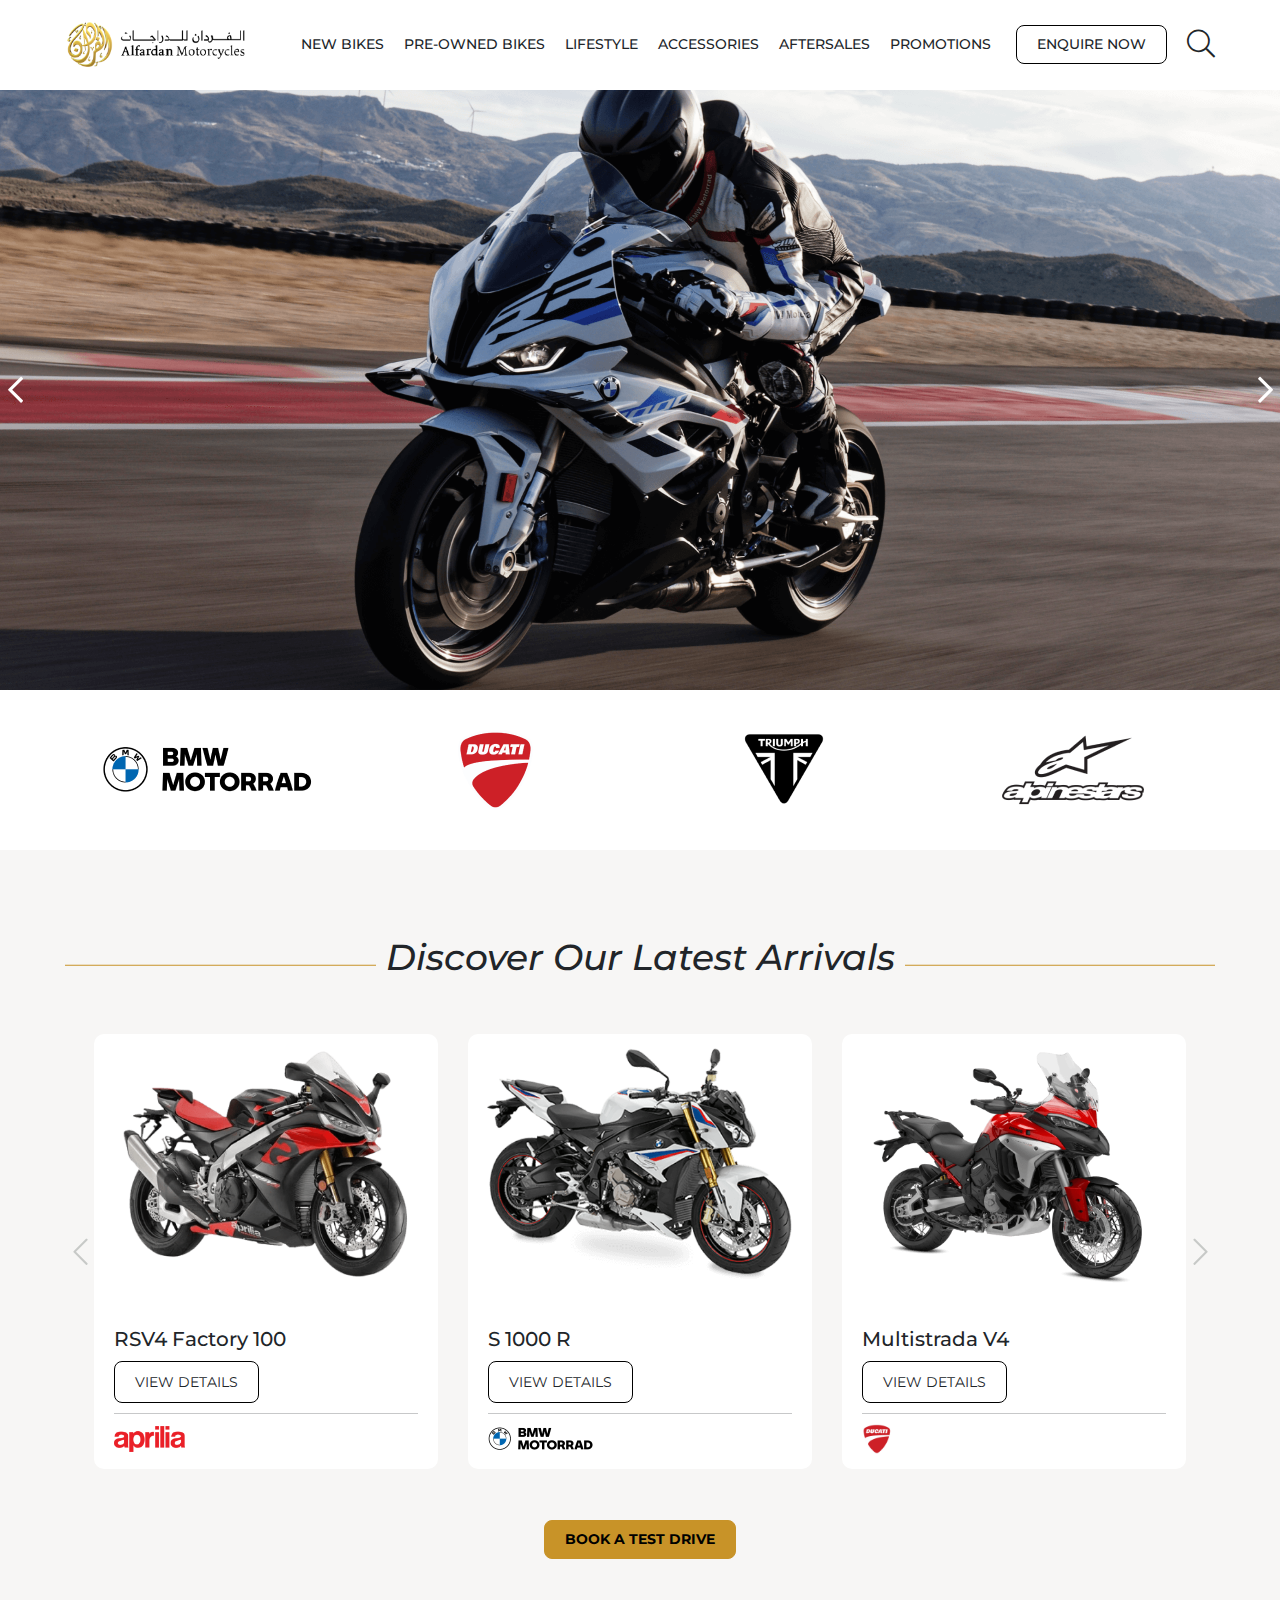
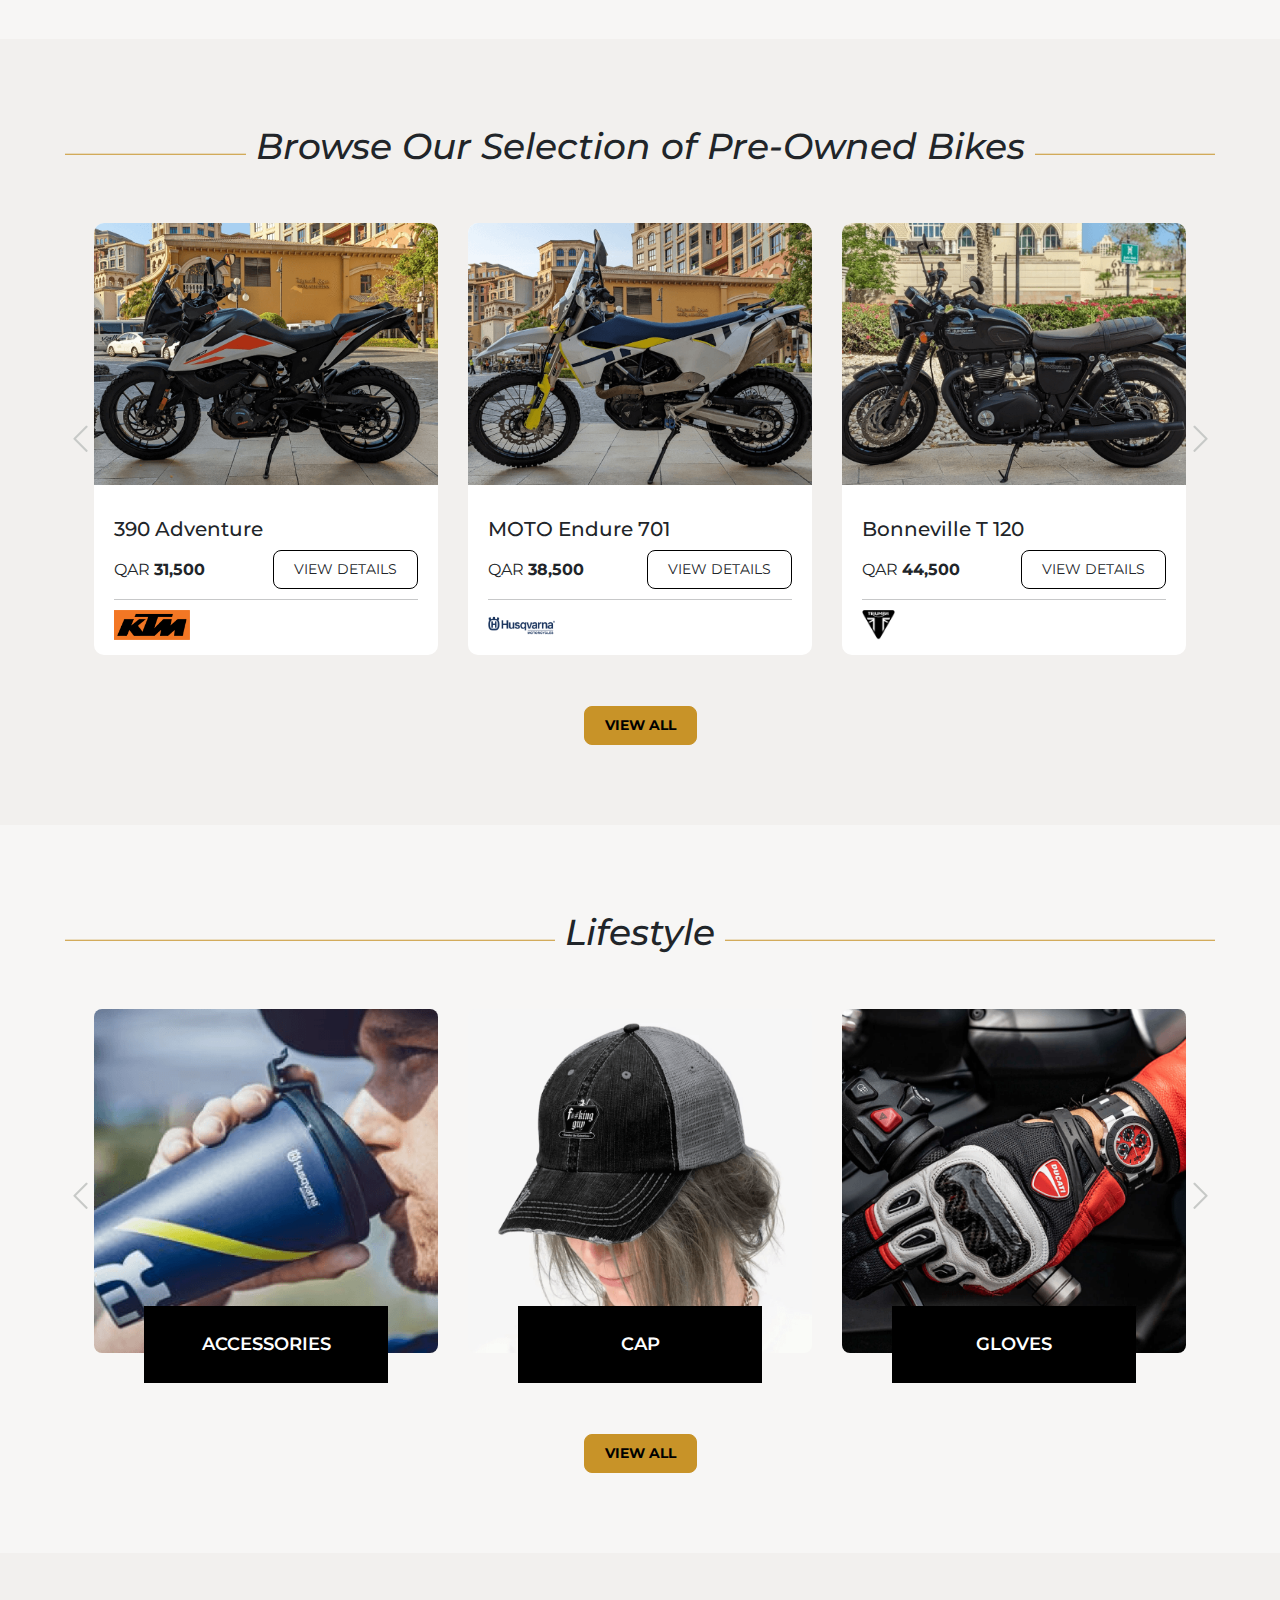
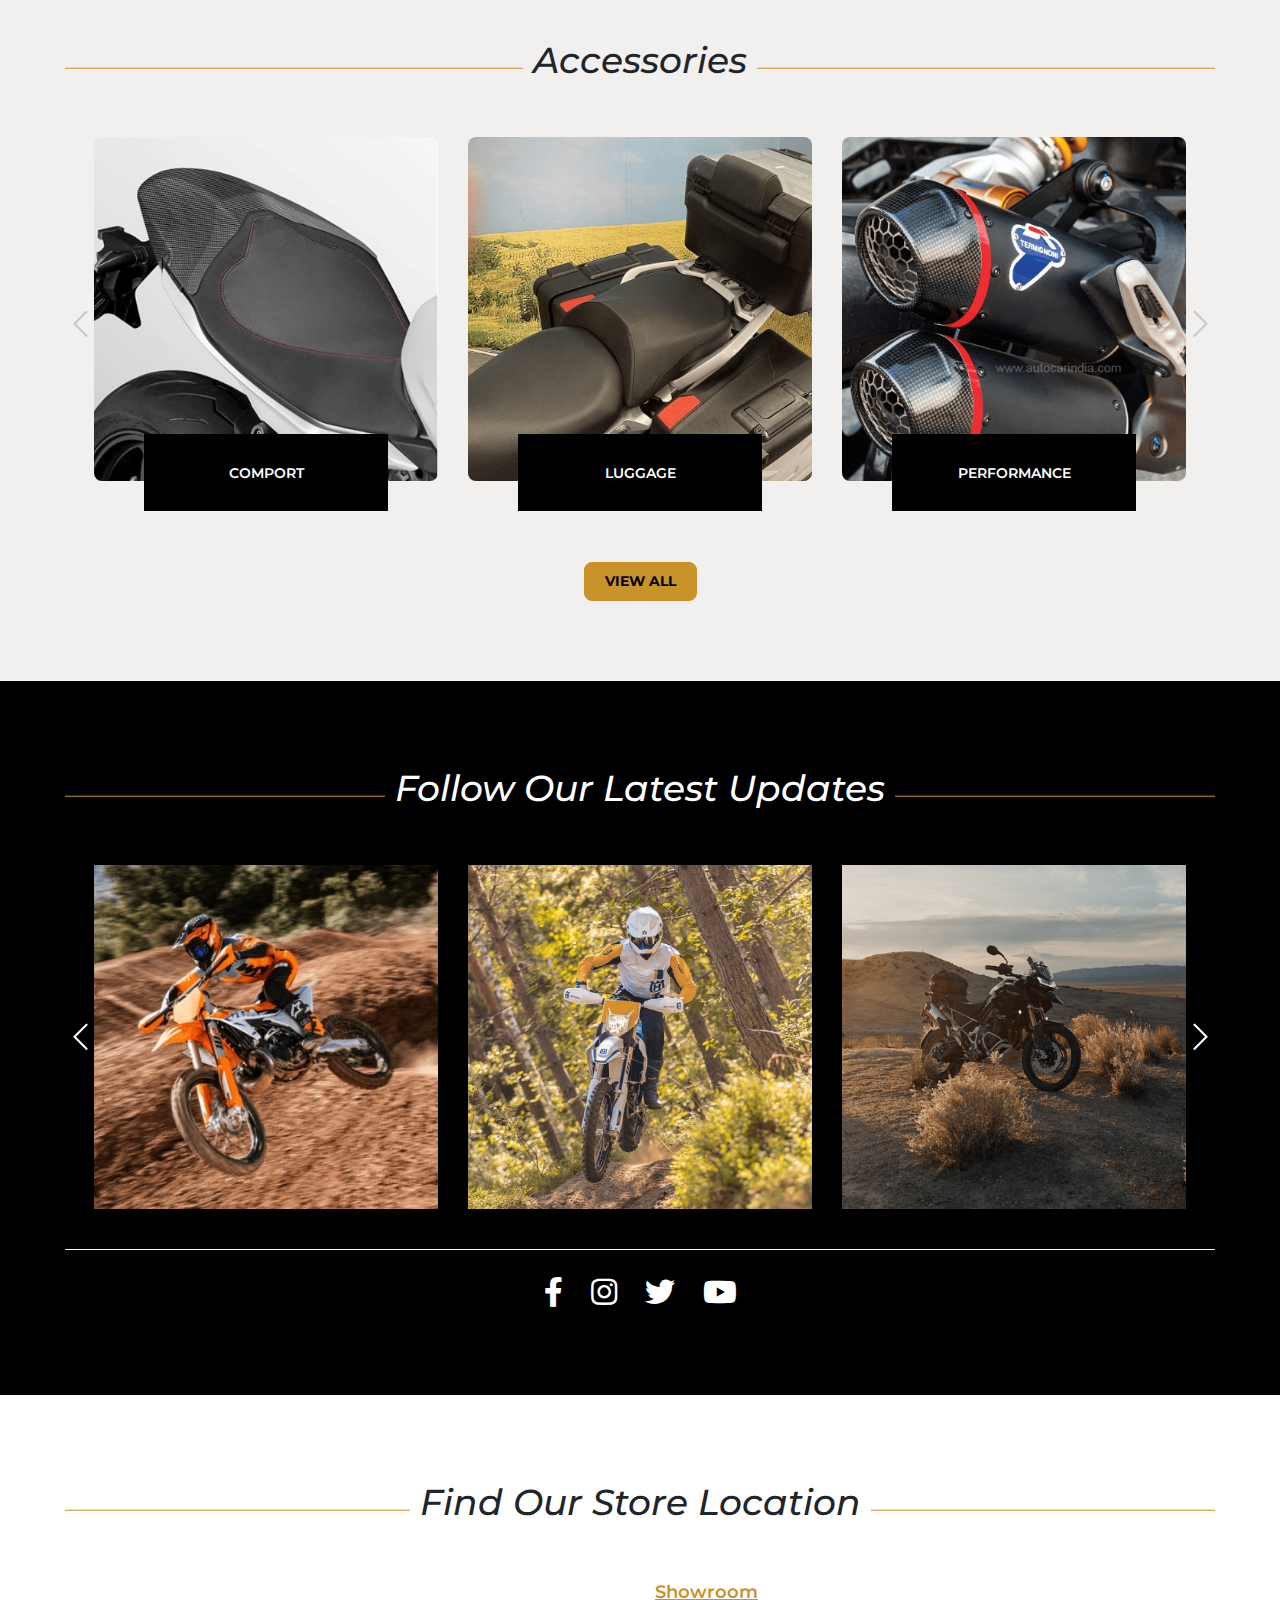
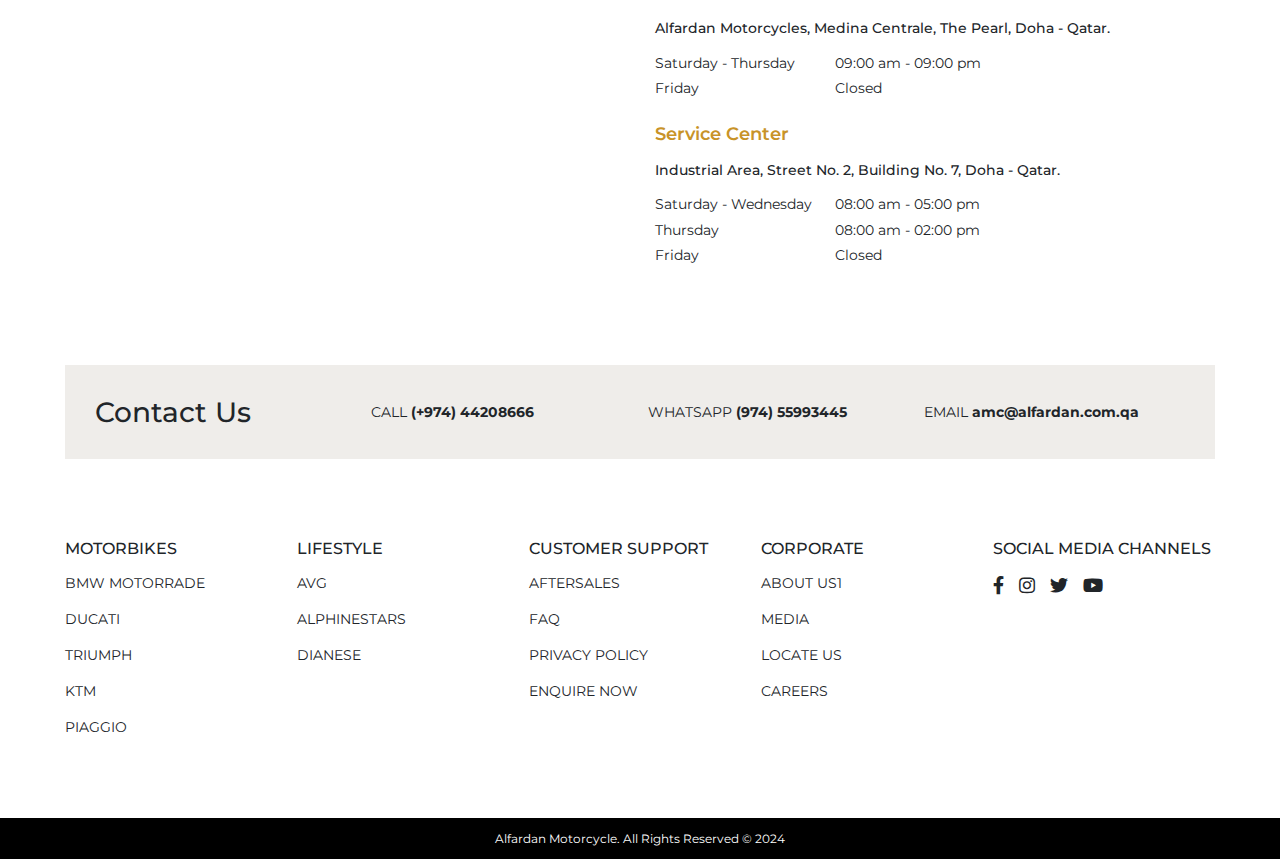
<file: index.html>
<!DOCTYPE html>
<html lang="en" class="bn">

<head>
    <!-- Basic Page Needs
    ================================================== -->
    <meta charset="UTF-8">
    <meta http-equiv="X-UA-Compatible" content="IE=edge">

    <!-- Specific Meta
    ================================================== -->
    <meta name="viewport" content="width=device-width, initial-scale=1.0, shrink-to-fit=no">

    <meta name="keyword" 
        content="">

    <meta name="description" 
        content="">

    <meta name="author" content="Alfardan Group">

    <meta name="rights" content="Alfardan Group">

    <!-- Site Title
    ================================================== -->
    <title>Alfardan | Motorcycle</title>

    <!-- Site Favicon
    ================================================== -->
    <link rel="shortcut icon" href="assets/img/favicon.png">

    
    <!-- Google Fonts
    ================================================== -->
    <link rel="preconnect" href="https://fonts.googleapis.com">
    <link rel="preconnect" href="https://fonts.gstatic.com" crossorigin>
    <link href="https://fonts.googleapis.com/css2?family=Montserrat:ital,wght@0,100..900;1,100..900&display=swap" rel="stylesheet">


    <!-- All CSS Here
    ================================================== -->
    <link rel="stylesheet" href="assets/css/bootstrap.min.css">
    <link rel="stylesheet" href="assets/css/fontAwesome5Pro.css">
    <link rel="stylesheet" href="assets/css/swiper-bundle.min.css">
    <link rel="stylesheet" href="assets/css/style.css">
</head>

<body>
    <!--~~~~~~~~~~~~~~~~~~~~~~~~~~~~~~~~~~~~~~~
    Preloader Start
    ~~~~~~~~~~~~~~~~~~~~~~~~~~~~~~~~~~~~~~~~-->
    <div class="preloader">
        <img src="assets/img/logo.png"  alt="Alfardan Motorcycle">
    </div>
    <!--~~./ Preloader End ~~-->



    <!--~~~~~~~~~~~~~~~~~~~~~~~~~~~~~~~~~~~~~~~
    Start Header
    ~~~~~~~~~~~~~~~~~~~~~~~~~~~~~~~~~~~~~~~~-->
    <header class="primary__header">
        <div class="container">
            <nav class="nav align-items-center">
                <a href="index.html" class="brand-logo">
                    <img src="assets/img/logo.png" alt="Alfardan Motorcycle">
                </a>
                <ul class="main-menu ms-auto">
                    <li class="menu-item-has-children">
                        <a href="#">
                            NEW BIKES
                        </a>
                        <ul class="sub-menu">
                            <li>
                                <a href="#">PIAGGIO</a>
                            </li>
                            <li>
                                <a href="#">APPRILIA</a>
                            </li>
                            <li>
                                <a href="#">MOTOGUZZI</a>
                            </li>
                            <li>
                                <a href="#">VESPA</a>
                            </li>
                            <li>
                                <a href="#">KTM</a>
                            </li>
                            <li>
                                <a href="#">GASGAS</a>
                            </li>
                            <li>
                                <a href="#">HUSQVARNA</a>
                            </li>
                            <li>
                                <a href="#">MV AGUSTA</a>
                            </li>
                            <li>
                                <a href="bmw.html">BMW MOTORRAD</a>
                            </li>
                            <li>
                                <a href="ducati.html">DUCATI</a>
                            </li>
                            <li>
                                <a href="#">TRIUMPH</a>
                            </li>
                        </ul>
                    </li>
                    <li>
                        <a href="preowned.html">
                            PRE-OWNED BIKES
                        </a>
                    </li>
                    <li class="menu-item-has-children">
                        <a href="lifestyle.html">
                            LIFESTYLE
                        </a>

                        <ul class="sub-menu">
                            <li class="menu-item-has-children">
                                <a href="#">
                                    RIDERS GEAR
                                </a>
                                <ul class="sub-menu">
                                    <li>
                                        <a href="#">
                                            SUITES
                                        </a>
                                    </li>
                                    <li>
                                        <a href="#">
                                            JACKETS
                                        </a>
                                    </li>
                                    <li>
                                        <a href="#">
                                            TROUSERS
                                        </a>
                                    </li>
                                    <li>
                                        <a href="#">
                                            HELMETS
                                        </a>
                                    </li>
                                </ul>
                            </li>
                            <li>
                                <a href="#">LIFESTYLE CLOTHING</a>
                            </li>
                        </ul>
                    </li>
                    <li class="menu-item-has-children">
                        <a href="#">
                            ACCESSORIES
                        </a>
                        <ul class="sub-menu">
                            <li>
                                <a href="#">
                                    COMPORT
                                </a>
                            </li>
                            <li>
                                <a href="#">
                                    STYLING
                                </a>
                            </li>
                            <li>
                                <a href="#">
                                    PROTECTION
                                </a>
                            </li>
                            <li>
                                <a href="#">
                                    LUGGAGE
                                </a>
                            </li>
                            <li>
                                <a href="#">
                                    PERFORMANCE
                                </a>
                            </li>
                            <li>
                                <a href="#">
                                    ELECTRICAL
                                </a>
                            </li>
                            <li>
                                <a href="#">
                                    GARAGE/TRANSPORT
                                </a>
                            </li>
                            <li>
                                <a href="#">
                                    SECURITY
                                </a>
                            </li>
                        </ul>
                    </li>
                    <li class="menu-item-has-children">
                        <a href="#">
                            AFTERSALES
                        </a>
                        <ul class="sub-menu">
                            <li class="menu-item-has-children">
                                <a href="#">
                                    SERVICE
                                </a>
                                <ul class="sub-menu">
                                    <li>
                                        <a href="#">
                                            ENQUIRE
                                        </a>
                                    </li>
                                    <li>
                                        <a href="#">
                                            BOOK APPOINTMENT
                                        </a>
                                    </li>
                                </ul>
                            </li>
                            <li class="menu-item-has-children">
                                <a href="#">
                                    PARTS
                                </a>
                                <ul class="sub-menu">
                                    <li>
                                        <a href="#">
                                            ENQUIRE
                                        </a>
                                    </li>
                                    <li>
                                        <a href="#">
                                            BOOK APPOINTMENT
                                        </a>
                                    </li>
                                </ul>
                            </li>
                        </ul>
                    </li>
                    <li>
                        <a href="#">
                            PROMOTIONS
                        </a>
                    </li>
                </ul>
                <div class="buttons">
                    <a href="#contact_modal" data-bs-toggle="modal" class="btn__primary__outline">
                        ENQUIRE NOW
                    </a>
                    <a href="#openSearch" data-bs-toggle="modal">
                        <i class="fal fa-search fa-2x"></i>
                    </a>
                    <button type="button" class="offcanvas__toggler">
                        <i class="fal fa-bars"></i>
                    </button>
                </div>
            </nav>
        </div>
    </header>
    <div class="offcanvas__menu">
        <div class="menu-header">
            <a href="index.html" class="brand-logo">
                <img src="assets/img/logo.png" width="200" alt="Alfardan Motorcycle">
            </a>
            <button type="button" class="offcanvas__close">
                <i class="fal fa-times"></i>
            </button>
        </div>

        <div class="buttons">
            <a href="#contact_modal" data-bs-toggle="modal" class="btn__primary__outline">
                ENQUIRE NOW
            </a>
        </div>

        <ul class="main-menu">
            <li class="menu-item-has-children">
                <a href="javascript:void(0)">
                    NEW BIKES
                </a>
                <ul class="sub-menu">
                    <li>
                        <a href="#">PIAGGIO</a>
                    </li>
                    <li>
                        <a href="#">APPRILIA</a>
                    </li>
                    <li>
                        <a href="#">MOTOGUZZI</a>
                    </li>
                    <li>
                        <a href="#">VESPA</a>
                    </li>
                    <li>
                        <a href="#">KTM</a>
                    </li>
                    <li>
                        <a href="#">GASGAS</a>
                    </li>
                    <li>
                        <a href="#">HUSQVARNA</a>
                    </li>
                    <li>
                        <a href="#">MV AGUSTA</a>
                    </li>
                    <li>
                        <a href="bmw.html" target="_blank">BMW MOTORRAD</a>
                    </li>
                    <li>
                        <a href="ducati.html" target="_blank">DUCATI</a>
                    </li>
                    <li>
                        <a href="#">TRIUMPH</a>
                    </li>
                </ul>
            </li>
            <li>
                <a href="preowned.html">
                    PRE-OWNED BIKES
                </a>
            </li>
            <li class="menu-item-has-children">
                <a href="javascript:void(0)">
                    LIFESTYLE
                </a>

                <ul class="sub-menu">
                    <li class="menu-item-has-children">
                        <a href="javascript:void(0)">
                            RIDERS GEAR
                        </a>
                        <ul class="sub-menu">
                            <li>
                                <a href="#">
                                    SUITES
                                </a>
                            </li>
                            <li>
                                <a href="#">
                                    JACKETS
                                </a>
                            </li>
                            <li>
                                <a href="#">
                                    TROUSERS
                                </a>
                            </li>
                            <li>
                                <a href="#">
                                    HELMETS
                                </a>
                            </li>
                        </ul>
                    </li>
                    <li>
                        <a href="lifestyle.html">LIFESTYLE CLOTHING</a>
                    </li>
                </ul>
            </li>
            <li class="menu-item-has-children">
                <a href="javascript:void(0)">
                    ACCESSORIES
                </a>
                <ul class="sub-menu">
                    <li>
                        <a href="#">
                            COMPORT
                        </a>
                    </li>
                    <li>
                        <a href="#">
                            STYLING
                        </a>
                    </li>
                    <li>
                        <a href="#">
                            PROTECTION
                        </a>
                    </li>
                    <li>
                        <a href="#">
                            LUGGAGE
                        </a>
                    </li>
                    <li>
                        <a href="#">
                            PERFORMANCE
                        </a>
                    </li>
                    <li>
                        <a href="#">
                            ELECTRICAL
                        </a>
                    </li>
                    <li>
                        <a href="#">
                            GARAGE/TRANSPORT
                        </a>
                    </li>
                    <li>
                        <a href="#">
                            SECURITY
                        </a>
                    </li>
                </ul>
            </li>
            <li class="menu-item-has-children">
                <a href="javascript:void(0)">
                    AFTERSALES
                </a>
                <ul class="sub-menu">
                    <li class="menu-item-has-children">
                        <a href="javascript:void(0)">
                            SERVICE
                        </a>
                        <ul class="sub-menu">
                            <li>
                                <a href="#">
                                    ENQUIRE
                                </a>
                            </li>
                            <li>
                                <a href="#">
                                    BOOK APPOINTMENT
                                </a>
                            </li>
                        </ul>
                    </li>
                    <li class="menu-item-has-children">
                        <a href="javascript:void(0)">
                            PARTS
                        </a>
                        <ul class="sub-menu">
                            <li>
                                <a href="#">
                                    ENQUIRE
                                </a>
                            </li>
                            <li>
                                <a href="#">
                                    BOOK APPOINTMENT
                                </a>
                            </li>
                        </ul>
                    </li>
                </ul>
            </li>
            <li>
                <a href="#">
                    PROMOTIONS
                </a>
            </li>
        </ul>
    </div>
    <!--~~./ end Header ~~-->



    <!--~~~~~~~~~~~~~~~~~~~~~~~~~~~~~~~~~~~~~~~
    Start Hero
    ~~~~~~~~~~~~~~~~~~~~~~~~~~~~~~~~~~~~~~~~-->
    <div class="hero">
        <div class="heroSlider swiper">
            <div class="nav-btn button-prev text-white">
                <i class="far fa-chevron-left"></i>
            </div>
            <div class="swiper-wrapper">
                <div class="swiper-slide" style="background-image: url(assets/img/hero/1.png);"></div>
                <div class="swiper-slide" style="background-image: url(assets/img/hero/2.png);"></div>
                <div class="swiper-slide" style="background-image: url(assets/img/hero/3.png);"></div>
                <div class="swiper-slide" style="background-image: url(assets/img/hero/4.png);"></div>
                <div class="swiper-slide" style="background-image: url(assets/img/hero/5.png);"></div>
            </div>
            <div class="nav-btn button-next text-white">
                <i class="far fa-chevron-right"></i>
            </div>
        </div>
    </div>
    <!--~~./ end Hero ~~-->


    <!--~~~~~~~~~~~~~~~~~~~~~~~~~~~~~~~~~~~~~~~
    Start brands Slider
    ~~~~~~~~~~~~~~~~~~~~~~~~~~~~~~~~~~~~~~~~-->
    <div class="brands">
        <div class="container-lg">
            <div class="brandsSlider swiper">
                <div class="swiper-wrapper align-items-center">
                    <div class="swiper-slide">
                        <a href="#">
                            <img 
                                src="assets/img/brands-logo/bmw-motorrad.png" 
                                alt=""
                            >
                        </a>
                    </div>
                    <div class="swiper-slide">
                        <a href="#">
                            <img 
                                src="assets/img/brands-logo/ducati.png" 
                                alt=""
                            >
                        </a>
                    </div>
                    <div class="swiper-slide">
                        <a href="#">
                            <img 
                                src="assets/img/brands-logo/triumph.png" 
                                alt=""
                            >
                        </a>
                    </div>
                    <div class="swiper-slide">
                        <a href="#">
                            <img 
                                src="assets/img/brands-logo/alphinestars.png" 
                                alt=""
                            >
                        </a>
                    </div>
                    <div class="swiper-slide">
                        <a href="#">
                            <img 
                                src="assets/img/brands-logo/agv.png" 
                                alt=""
                            >
                        </a>
                    </div>
                    <div class="swiper-slide">
                        <a href="#">
                            <img 
                                src="assets/img/brands-logo/dainese-logo.png" 
                                alt=""
                            >
                        </a>
                    </div>
                    <div class="swiper-slide">
                        <a href="#">
                            <img 
                                src="assets/img/brands-logo/piaggio.png" 
                                alt=""
                            >
                        </a>
                    </div>
                    <div class="swiper-slide">
                        <a href="#">
                            <img 
                                src="assets/img/brands-logo/aprilia.png" 
                                alt=""
                            >
                        </a>
                    </div>
                    <div class="swiper-slide">
                        <a href="#">
                            <img 
                                src="assets/img/brands-logo/muto-guzzi.png" 
                                alt=""
                            >
                        </a>
                    </div>
                    <div class="swiper-slide">
                        <a href="#">
                            <img 
                                src="assets/img/brands-logo/vespa.png" 
                                alt=""
                            >
                        </a>
                    </div>
                    <div class="swiper-slide">
                        <a href="#">
                            <img 
                                src="assets/img/brands-logo/ktm-logo.png" 
                                alt=""
                            >
                        </a>
                    </div>
                    <div class="swiper-slide">
                        <a href="#">
                            <img 
                                src="assets/img/brands-logo/gasgas.png" 
                                alt=""
                            >
                        </a>
                    </div>
                    <div class="swiper-slide">
                        <a href="#">
                            <img 
                                src="assets/img/brands-logo/husqvarna.png" 
                                alt=""
                            >
                        </a>
                    </div>
                    <div class="swiper-slide">
                        <a href="#">
                            <img 
                                src="assets/img/brands-logo/agusta.png" 
                                alt=""
                            >
                        </a>
                    </div>                    
                </div>
            </div>
        </div>
    </div>
    <!--~~./ end brands Slider ~~-->


    <!--~~~~~~~~~~~~~~~~~~~~~~~~~~~~~~~~~~~~~~~
    Start bike display
    ~~~~~~~~~~~~~~~~~~~~~~~~~~~~~~~~~~~~~~~~-->
    <div class="latest-arrival">
        <div class="container">
            <div class="section-title text-center">
                <span style="--clr: #f7f6f5">
                    Discover Our Latest Arrivals
                </span>
            </div>
            <div class="bike_slider swiper">
                <div class="nav-btn button-prev">
                    <i class="fal fa-chevron-left"></i>
                </div>
                <div class="swiper-wrapper">
                    <div class="swiper-slide">
                        <div class="bike_item">
                            <div class="image">
                                <a href="model-details.html">
                                    <img src="assets/img/bikes/rsv4-factory.png" alt="RSV4 Factory 100">
                                </a>
                            </div>
                            <div class="information">
                                <h4 class="name mb-2">
                                    <a href="model-details.html">
                                        RSV4 Factory 100
                                    </a>
                                </h4>
                                <p>
                                    <a href="model-details.html" class="btn__primary__outline">
                                        VIEW DETAILS
                                    </a>
                                </p>
                                <hr>
                                <div class="brand">
                                    <img src="assets/img/brands-logo/aprilia.png" alt="">
                                </div>
                            </div>
                        </div>
                    </div>
                    <div class="swiper-slide">
                        <div class="bike_item">
                            <div class="image">
                                <a href="model-details.html">
                                    <img src="assets/img/bikes/s-100-r.png" alt="S 1000 R">
                                </a>
                            </div>
                            <div class="information">
                                <h4 class="name mb-2">
                                    <a href="model-details.html">
                                        S 1000 R
                                    </a>
                                </h4>
                                <p>
                                    <a href="model-details.html" class="btn__primary__outline">
                                        VIEW DETAILS
                                    </a>
                                </p>
                                <hr>
                                <div class="brand">
                                    <img src="assets/img/brands-logo/bmw-motorrad.png" alt="">
                                </div>
                            </div>
                        </div>
                    </div>
                    <div class="swiper-slide">
                        <div class="bike_item">
                            <div class="image">
                                <a href="model-details.html">
                                    <img src="assets/img/bikes/multistrada-V4.png" alt="Multistrada V4">
                                </a>
                            </div>
                            <div class="information">
                                <h4 class="name mb-2">
                                    <a href="model-details.html">
                                        Multistrada V4
                                    </a>
                                </h4>
                                <p>
                                    <a href="model-details.html" class="btn__primary__outline">
                                        VIEW DETAILS
                                    </a>
                                </p>
                                <hr>
                                <div class="brand">
                                    <img src="assets/img/brands-logo/ducati.png" alt="">
                                </div>
                            </div>
                        </div>
                    </div>
                    <div class="swiper-slide">
                        <div class="bike_item">
                            <div class="image">
                                <a href="model-details.html">
                                    <img src="assets/img/bikes/super-duke-R-1390.png" alt="Super Duke R 1390">
                                </a>
                            </div>
                            <div class="information">
                                <h4 class="name mb-2">
                                    <a href="model-details.html">
                                        Super Duke R 1390
                                    </a>
                                </h4>
                                <p>
                                    <a href="model-details.html" class="btn__primary__outline">
                                        VIEW DETAILS
                                    </a>
                                </p>
                                <hr>
                                <div class="brand">
                                    <img src="assets/img/brands-logo/ktm-logo.png" alt="">
                                </div>
                            </div>
                        </div>
                    </div>
                    <div class="swiper-slide">
                        <div class="bike_item">
                            <div class="image">
                                <a href="model-details.html">
                                    <img src="assets/img/bikes/v-100-mandello.png" alt="V 100 Mandello">
                                </a>
                            </div>
                            <div class="information">
                                <h4 class="name mb-2">
                                    <a href="model-details.html">
                                        V 100 Mandello
                                    </a>
                                </h4>
                                <p>
                                    <a href="model-details.html" class="btn__primary__outline">
                                        VIEW DETAILS
                                    </a>
                                </p>
                                <hr>
                                <div class="brand">
                                    <img src="assets/img/brands-logo/muto-guzzi.png" alt="">
                                </div>
                            </div>
                        </div>
                    </div>
                    <div class="swiper-slide">
                        <div class="bike_item">
                            <div class="image">
                                <a href="model-details.html">
                                    <img src="assets/img/bikes/rocket-3-GT.png" alt="Rocket 3 GT">
                                </a>
                            </div>
                            <div class="information">
                                <h4 class="name mb-2">
                                    <a href="model-details.html">
                                        Rocket 3 GT
                                    </a>
                                </h4>
                                <p>
                                    <a href="model-details.html" class="btn__primary__outline">
                                        VIEW DETAILS
                                    </a>
                                </p>
                                <hr>
                                <div class="brand">
                                    <img src="assets/img/brands-logo/triumph.png" alt="">
                                </div>
                            </div>
                        </div>
                    </div>
                </div>
                <div class="nav-btn button-next">
                    <i class="fal fa-chevron-right"></i>
                </div>
            </div>

            <br>
            <div class="readmore text-center mt-5">
                <a href="#" class="btn__theme fw-bold">
                    BOOK A TEST DRIVE
                </a>
            </div>
        </div>
    </div>
    <!--~~./ end bike display ~~-->

    <!--~~~~~~~~~~~~~~~~~~~~~~~~~~~~~~~~~~~~~~~
    Start bike display
    ~~~~~~~~~~~~~~~~~~~~~~~~~~~~~~~~~~~~~~~~-->
    <div class="preowned-bikes">
        <div class="container">
            <div class="section-title text-center">
                <span style="--clr: #f2f0ee">
                    Browse Our Selection of Pre-Owned Bikes
                </span>
            </div>
            <div class="bike_slider swiper">
                <div class="nav-btn button-prev">
                    <i class="fal fa-chevron-left"></i>
                </div>
                <div class="swiper-wrapper">
                    <div class="swiper-slide">
                        <div class="bike_item">
                            <div class="image">
                                <a href="#">
                                    <img src="assets/img/bikes/390-adventure.png" alt="">
                                </a>
                            </div>
                            <div class="information">
                                <h4 class="name mb-2">
                                    <a href="#">
                                        390 Adventure
                                    </a>
                                </h4>
                                <div class="price-dtls d-flex align-items-center justify-content-between">
                                    <p>
                                        QAR <b>31,500</b>
                                    </p>
                                    <a href="#" class="btn__primary__outline">
                                        VIEW DETAILS
                                    </a>
                                </div>
                                <hr>
                                <div class="brand">
                                    <img src="assets/img/brands-logo/ktm-logo.png" alt="">
                                </div>
                            </div>
                        </div>
                    </div>
                    <div class="swiper-slide">
                        <div class="bike_item">
                            <div class="image">
                                <a href="#">
                                    <img src="assets/img/bikes/moto-endure-701.png" alt="">
                                </a>
                            </div>
                            <div class="information">
                                <h4 class="name mb-2">
                                    <a href="#">
                                        MOTO Endure 701
                                    </a>
                                </h4>
                                <div class="price-dtls d-flex align-items-center justify-content-between">
                                    <p>
                                        QAR <b>38,500</b>
                                    </p>
                                    <a href="#" class="btn__primary__outline">
                                        VIEW DETAILS
                                    </a>
                                </div>
                                <hr>
                                <div class="brand">
                                    <img src="assets/img/brands-logo/husqvarna.png" alt="">
                                </div>
                            </div>
                        </div>
                    </div>
                    <div class="swiper-slide">
                        <div class="bike_item">
                            <div class="image">
                                <a href="#">
                                    <img src="assets/img/bikes/bonneville-t-120.png" alt="">
                                </a>
                            </div>
                            <div class="information">
                                <h4 class="name mb-2">
                                    <a href="#">
                                        Bonneville T 120
                                    </a>
                                </h4>
                                <div class="price-dtls d-flex align-items-center justify-content-between">
                                    <p>
                                        QAR <b>44,500</b>
                                    </p>
                                    <a href="#" class="btn__primary__outline">
                                        VIEW DETAILS
                                    </a>
                                </div>
                                <hr>
                                <div class="brand">
                                    <img src="assets/img/brands-logo/triumph.png" alt="">
                                </div>
                            </div>
                        </div>
                    </div>
                    <div class="swiper-slide">
                        <div class="bike_item">
                            <div class="image">
                                <a href="#">
                                    <img src="assets/img/bikes/S-1000-RR.png" alt="S 1000 RR">
                                </a>
                            </div>
                            <div class="information">
                                <h4 class="name mb-2">
                                    <a href="#">
                                        S 1000 RR
                                    </a>
                                </h4>
                                <div class="price-dtls d-flex align-items-center justify-content-between">
                                    <p>
                                        QAR <b>85,000</b>
                                    </p>
                                    <a href="#" class="btn__primary__outline">
                                        VIEW DETAILS
                                    </a>
                                </div>
                                <hr>
                                <div class="brand">
                                    <img src="assets/img/brands-logo/bmw-motorrad.png" alt="">
                                </div>
                            </div>
                        </div>
                    </div>
                    <div class="swiper-slide">
                        <div class="bike_item">
                            <div class="image">
                                <a href="#">
                                    <img src="assets/img/bikes/390-adventure.png" alt="">
                                </a>
                            </div>
                            <div class="information">
                                <h4 class="name mb-2">
                                    <a href="#">
                                        390 Adventure
                                    </a>
                                </h4>
                                <div class="price-dtls d-flex align-items-center justify-content-between">
                                    <p>
                                        QAR <b>31,500</b>
                                    </p>
                                    <a href="#" class="btn__primary__outline">
                                        VIEW DETAILS
                                    </a>
                                </div>
                                <hr>
                                <div class="brand">
                                    <img src="assets/img/brands-logo/ktm-logo.png" alt="">
                                </div>
                            </div>
                        </div>
                    </div>
                    <div class="swiper-slide">
                        <div class="bike_item">
                            <div class="image">
                                <a href="#">
                                    <img src="assets/img/bikes/moto-endure-701.png" alt="">
                                </a>
                            </div>
                            <div class="information">
                                <h4 class="name mb-2">
                                    <a href="#">
                                        MOTO Endure 701
                                    </a>
                                </h4>
                                <div class="price-dtls d-flex align-items-center justify-content-between">
                                    <p>
                                        QAR <b>38,500</b>
                                    </p>
                                    <a href="#" class="btn__primary__outline">
                                        VIEW DETAILS
                                    </a>
                                </div>
                                <hr>
                                <div class="brand">
                                    <img src="assets/img/brands-logo/husqvarna.png" alt="">
                                </div>
                            </div>
                        </div>
                    </div>
                </div>
                <div class="nav-btn button-next">
                    <i class="fal fa-chevron-right"></i>
                </div>
            </div>

            <br>
            <div class="readmore text-center mt-5">
                <a href="preowned.html" class="btn__theme fw-bold">
                    VIEW ALL
                </a>
            </div>
        </div>
    </div>
    <!--~~./ end bike display ~~-->

    <!--~~~~~~~~~~~~~~~~~~~~~~~~~~~~~~~~~~~~~~~
    Start Life Styles
    ~~~~~~~~~~~~~~~~~~~~~~~~~~~~~~~~~~~~~~~~-->
    <div class="life-styles">
        <div class="container">
            <div class="section-title text-center">
                <span style="--clr: #f7f6f5">
                    Lifestyle
                </span>
            </div>

            <div class="lifeStyleSlider swiper">
                <div class="nav-btn button-prev">
                    <i class="fal fa-chevron-left"></i>
                </div>
                <div class="swiper-wrapper">
                    <div class="swiper-slide">
                        <div class="lifestyle-category">
                            <div class="thumbnail">
                                <img 
                                    src="assets/img/lifestyle/accessories.png" 
                                    alt="ACCESSORIES"
                                >
                                <div class="caption">
                                    ACCESSORIES
                                </div>
                            </div>
                        </div>
                    </div>
                    <div class="swiper-slide">
                        <div class="lifestyle-category">
                            <div class="thumbnail">
                                <img 
                                    src="assets/img/lifestyle/caps.png" 
                                    alt="CAP"
                                >
                                <div class="caption">
                                    CAP
                                </div>
                            </div>
                        </div>
                    </div>
                    <div class="swiper-slide">
                        <div class="lifestyle-category">
                            <div class="thumbnail">
                                <img 
                                    src="assets/img/lifestyle/gloves.png" 
                                    alt="GLOVES"
                                >
                                <div class="caption">
                                    GLOVES
                                </div>
                            </div>
                        </div>
                    </div>
                    <div class="swiper-slide">
                        <div class="lifestyle-category">
                            <div class="thumbnail">
                                <img 
                                    src="assets/img/lifestyle/helmets.png" 
                                    alt="HELMETS"
                                >
                                <div class="caption">
                                    HELMETS
                                </div>
                            </div>
                        </div>
                    </div>
                    <div class="swiper-slide">
                        <div class="lifestyle-category">
                            <div class="thumbnail">
                                <img 
                                    src="assets/img/lifestyle/polo.png" 
                                    alt="POLO & T-SHIRTS"
                                >
                                <div class="caption">
                                    POLO & T-SHIRTS
                                </div>
                            </div>
                        </div>
                    </div>
                    <div class="swiper-slide">
                        <div class="lifestyle-category">
                            <div class="thumbnail">
                                <img 
                                    src="assets/img/lifestyle/safety-protector.png" 
                                    alt="SAFETY PROTECTOR"
                                >
                                <div class="caption">
                                    SAFETY PROTECTOR
                                </div>
                            </div>
                        </div>
                    </div>
                    <div class="swiper-slide">
                        <div class="lifestyle-category">
                            <div class="thumbnail">
                                <img 
                                    src="assets/img/lifestyle/shoes.png" 
                                    alt="SHOES"
                                >
                                <div class="caption">
                                    SHOES
                                </div>
                            </div>
                        </div>
                    </div>
                    <div class="swiper-slide">
                        <div class="lifestyle-category">
                            <div class="thumbnail">
                                <img 
                                    src="assets/img/lifestyle/sutes.png" 
                                    alt="SUITES"
                                >
                                <div class="caption">
                                    SUITES
                                </div>
                            </div>
                        </div>
                    </div>
                    <div class="swiper-slide">
                        <div class="lifestyle-category">
                            <div class="thumbnail">
                                <img 
                                    src="assets/img/lifestyle/underware.png" 
                                    alt="UNDERWEAR"
                                >
                                <div class="caption">
                                    UNDERWEAR
                                </div>
                            </div>
                        </div>
                    </div>
                    <div class="swiper-slide">
                        <div class="lifestyle-category">
                            <div class="thumbnail">
                                <img 
                                    src="assets/img/lifestyle/jackets.png" 
                                    alt="JACKETS"
                                >
                                <div class="caption">
                                    JACKETS
                                </div>
                            </div>
                        </div>
                    </div>
                </div>
                <div class="nav-btn button-next">
                    <i class="fal fa-chevron-right"></i>
                </div>
            </div>
            
            <br>
            <div class="readmore text-center mt-5">
                <a href="lifestyle.html" class="btn__theme fw-bold">
                    VIEW ALL
                </a>
            </div>
        </div>
    </div>
    <!--~~./ end Life Styles ~~-->


    <!--~~~~~~~~~~~~~~~~~~~~~~~~~~~~~~~~~~~~~~~
    Start Life Styles
    ~~~~~~~~~~~~~~~~~~~~~~~~~~~~~~~~~~~~~~~~-->
    <div class="accessories">
        <div class="container">
            <div class="section-title text-center">
                <span style="--clr: #f2f0ee">
                    Accessories
                </span>
            </div>

            <div class="accessoriesSlider swiper">
                <div class="nav-btn button-prev">
                    <i class="fal fa-chevron-left"></i>
                </div>
                <div class="swiper-wrapper">
                    <div class="swiper-slide">
                        <div class="lifestyle-category position-relative">
                            <div class="thumbnail">
                                <img 
                                    src="assets/img/accessories/comport.png" 
                                    alt="COMPORT"
                                >
                                <div class="caption">
                                    <a href="#" class="stretched-link">
                                        COMPORT
                                    </a>
                                </div>
                            </div>
                        </div>
                    </div>
                    <div class="swiper-slide">
                        <div class="lifestyle-category position-relative">
                            <div class="thumbnail">
                                <img 
                                    src="assets/img/accessories/luggage.png" 
                                    alt="LUGGAGE"
                                >
                                <div class="caption">
                                    <a href="#" class="stretched-link">
                                        LUGGAGE
                                    </a>
                                </div>
                            </div>
                        </div>
                    </div>
                    <div class="swiper-slide">
                        <div class="lifestyle-category position-relative">
                            <div class="thumbnail">
                                <img 
                                    src="assets/img/accessories/performance.png" 
                                    alt="PERFORMANCE"
                                >
                                <div class="caption">
                                    <a href="#" class="stretched-link">
                                        PERFORMANCE
                                    </a>
                                </div>
                            </div>
                        </div>
                    </div>
                    <div class="swiper-slide">
                        <div class="lifestyle-category position-relative">
                            <div class="thumbnail">
                                <img 
                                    src="assets/img/accessories/protection.png" 
                                    alt="PROTECTION"
                                >
                                <div class="caption">
                                    <a href="#" class="stretched-link">
                                        PROTECTION
                                    </a>
                                </div>
                            </div>
                        </div>
                    </div>
                    <div class="swiper-slide">
                        <div class="lifestyle-category position-relative">
                            <div class="thumbnail">
                                <img 
                                    src="assets/img/accessories/luggage.png" 
                                    alt="LUGGAGE"
                                >
                                <div class="caption">
                                    <a href="#" class="stretched-link">
                                        LUGGAGE
                                    </a>
                                </div>
                            </div>
                        </div>
                    </div>
                    <div class="swiper-slide">
                        <div class="lifestyle-category position-relative">
                            <div class="thumbnail">
                                <img 
                                    src="assets/img/accessories/performance.png" 
                                    alt="PERFORMANCE"
                                >
                                <div class="caption">
                                    <a href="#" class="stretched-link">
                                        PERFORMANCE
                                    </a>
                                </div>
                            </div>
                        </div>
                    </div>
                </div>
                <div class="nav-btn button-next">
                    <i class="fal fa-chevron-right"></i>
                </div>
            </div>

            <br>
            <div class="readmore text-center mt-5">
                <a href="#" class="btn__theme fw-bold">
                    VIEW ALL
                </a>
            </div>
        </div>
    </div>
    <!--~~./ end Life Styles ~~-->

    <!--~~~~~~~~~~~~~~~~~~~~~~~~~~~~~~~~~~~~~~~
    Start Follow Us
    ~~~~~~~~~~~~~~~~~~~~~~~~~~~~~~~~~~~~~~~~-->
    <div class="follow-us">
        <div class="container">
            <div class="section-title text-center text-white">
                <span style="--clr: #000">
                    Follow Our Latest Updates
                </span>
            </div>

            <div class="followUs_slider swiper">
                <div class="nav-btn button-prev text-white">
                    <i class="fal fa-chevron-left"></i>
                </div>
                <div class="swiper-wrapper">
                    <div class="swiper-slide">
                        <div class="update_thumb">
                            <a href="#">
                                <img src="assets/img/follow-us/1.png" alt="Follow Our Latest Updates">
                            </a>
                        </div>
                    </div>
                    <div class="swiper-slide">
                        <div class="update_thumb">
                            <a href="#">
                                <img src="assets/img/follow-us/2.png" alt="Follow Our Latest Updates">
                            </a>
                        </div>
                    </div>
                    <div class="swiper-slide">
                        <div class="update_thumb">
                            <a href="#">
                                <img src="assets/img/follow-us/3.png" alt="Follow Our Latest Updates">
                            </a>
                        </div>
                    </div>
                    <div class="swiper-slide">
                        <div class="update_thumb">
                            <a href="#">
                                <img src="assets/img/follow-us/1.png" alt="Follow Our Latest Updates">
                            </a>
                        </div>
                    </div>
                    <div class="swiper-slide">
                        <div class="update_thumb">
                            <a href="#">
                                <img src="assets/img/follow-us/2.png" alt="Follow Our Latest Updates">
                            </a>
                        </div>
                    </div>
                </div>
                <div class="nav-btn button-next text-white">
                    <i class="fal fa-chevron-right"></i>
                </div>
            </div>

            <div class="social-icons text-white">
                <a href="#">
                    <i class="fab fa-facebook-f"></i>
                </a>
                <a href="#">
                    <i class="fab fa-instagram"></i>
                </a>
                <a href="#">
                    <i class="fab fa-twitter"></i>
                </a>
                <a href="#">
                    <i class="fab fa-youtube"></i>
                </a>
            </div>
        </div>
    </div>
    <!--~~./ end Follow Us ~~-->

    <!--~~~~~~~~~~~~~~~~~~~~~~~~~~~~~~~~~~~~~~~
    Start Our Locations
    ~~~~~~~~~~~~~~~~~~~~~~~~~~~~~~~~~~~~~~~~-->
    <div class="our-location">
        <div class="container">
            <div class="section-title text-center">
                <span style="--clr: #fff">
                    Find Our Store Location
                </span>
            </div>

            <div class="location-row">
                <div class="row g-5">
                    <div class="col-md-6">
                        <div class="tab-content" >
                            <div class="tab-pane fade show active" id="showroom" role="tabpanel">
                                <iframe src="https://www.google.com/maps/embed?pb=!1m18!1m12!1m3!1d3605.065015252876!2d51.54961007489601!3d25.369137424715927!2m3!1f0!2f0!3f0!3m2!1i1024!2i768!4f13.1!3m3!1m2!1s0x3e45c4c71979822b%3A0x1a1ecaac53c477f!2sAlfardan%20Motorcycles!5e0!3m2!1sen!2sbd!4v1717698116334!5m2!1sen!2sbd"></iframe>
                            </div>
                            <div class="tab-pane fade" id="serviceCenter" role="tabpanel">
                                <iframe src="https://www.google.com/maps/embed?pb=!1m18!1m12!1m3!1d3596.334257478059!2d51.496394174905525!3d25.660212112792305!2m3!1f0!2f0!3f0!3m2!1i1024!2i768!4f13.1!3m3!1m2!1s0x3e45f9b00522354f%3A0x75832da202fc174!2sAlfardan%20Motorcycles%20Service%20Center!5e0!3m2!1sen!2sbd!4v1717698173390!5m2!1sen!2sbd"></iframe>
                            </div>
                        </div>
                    </div>
                    <div class="col-md-6">
                        <ul class="nav flex-column"  role="tablist">
                            <li class="nav-item" role="presentation">
                                <a href="#showroom" class="nav-link active text-theme" data-bs-toggle="tab">
                                    Showroom
                                </a>
                                <p>
                                    Alfardan Motorcycles, Medina Centrale, The Pearl, Doha - Qatar.
                                </p>
                                <ul class="openings">
                                    <li>
                                        <div class="days">
                                            Saturday - Thursday
                                        </div>
                                        <div class="hours">
                                            09:00 am - 09:00 pm
                                        </div>
                                    </li>
                                    <li>
                                        <div class="days">
                                            Friday
                                        </div>
                                        <div class="hours">
                                            Closed
                                        </div>
                                    </li>
                                </ul>
                            </li>
                            <li class="nav-item" role="presentation">
                                <a href="#serviceCenter" class="nav-link text-theme" data-bs-toggle="tab">
                                    Service Center
                                </a>
                                <p>
                                    Industrial Area, Street No. 2, Building No. 7, Doha - Qatar.
                                </p>
                                <ul class="openings">
                                    <li>
                                        <div class="days">
                                            Saturday - Wednesday
                                        </div>
                                        <div class="hours">
                                            08:00 am - 05:00 pm
                                        </div>
                                    </li>
                                    <li>
                                        <div class="days">
                                            Thursday
                                        </div>
                                        <div class="hours">
                                            08:00 am - 02:00 pm
                                        </div>
                                    </li>
                                    <li>
                                        <div class="days">
                                            Friday
                                        </div>
                                        <div class="hours">
                                            Closed
                                        </div>
                                    </li>
                                </ul>
                            </li>
                        </ul>
                    </div>
                </div>
            </div>
        </div>
    </div>
    <!--~~./ end Our Locations ~~-->

    <!--~~~~~~~~~~~~~~~~~~~~~~~~~~~~~~~~~~~~~~~
    Start footer
    ~~~~~~~~~~~~~~~~~~~~~~~~~~~~~~~~~~~~~~~~-->
    <footer>
        <div class="footer-top">
            <div class="container">
                <div class="cta-wrapper">
                    <div class="row align-items-center g-4">
                        <div class="col-md-6 col-lg-3">
                            <h5>
                                Contact Us
                            </h5>
                        </div>
                        <div class="col-md-6 col-lg-3">
                            <p>
                                CALL <a href="tel:(974)44208666" class="fw-bold">(+974) 44208666</a>
                            </p>
                        </div>
                        <div class="col-md-6 col-lg-3">
                            <p>
                                WHATSAPP <a href="tel:(974)55993445" class="fw-bold">(974) 55993445</a>
                            </p>
                        </div>
                        <div class="col-md-6 col-lg-3">
                            <p>
                                EMAIL <a href="mailto:amc@alfardan.com.qa" class="fw-bold">amc@alfardan.com.qa</a>
                            </p>
                        </div>
                    </div>
                </div>
            </div>
        </div>
        <div class="footer-middle">
            <div class="container">
                <div class="menu-widget">
                    <div class="widget">
                        <h6 class="title">
                            MOTORBIKES
                        </h6>
                        <ul>
                            <li>
                                <a href="#">
                                    BMW MOTORRADE
                                </a>
                            </li>
                            <li>
                                <a href="#">
                                    DUCATI
                                </a>
                            </li>
                            <li>
                                <a href="#">
                                    TRIUMPH
                                </a>
                            </li>
                            <li>
                                <a href="#">
                                    KTM
                                </a>
                            </li>
                            <li>
                                <a href="#">
                                    PIAGGIO
                                </a>
                            </li>
                        </ul>
                    </div>
                    <div class="widget">
                        <h6 class="title">
                            LIFESTYLE
                        </h6>
                        <ul>
                            <li>
                                <a href="#">
                                    AVG
                                </a>
                            </li>
                            <li>
                                <a href="#">
                                    ALPHINESTARS
                                </a>
                            </li>
                            <li>
                                <a href="#">
                                    DIANESE
                                </a>
                            </li>
                        </ul>
                    </div>
                    <div class="widget">
                        <h6 class="title">
                            CUSTOMER SUPPORT
                        </h6>
                        <ul>
                            <li>
                                <a href="#">
                                    AFTERSALES
                                </a>
                            </li>
                            <li>
                                <a href="#">
                                    FAQ
                                </a>
                            </li>
                            <li>
                                <a href="#">
                                    PRIVACY POLICY
                                </a>
                            </li>
                            <li>
                                <a href="#">
                                    ENQUIRE NOW
                                </a>
                            </li>
                        </ul>
                    </div>
                    <div class="widget">
                        <h6 class="title">
                            CORPORATE
                        </h6>
                        <ul>
                            <li>
                                <a href="#">
                                    ABOUT US1
                                </a>
                            </li>
                            <li>
                                <a href="#">
                                    MEDIA
                                </a>
                            </li>
                            <li>
                                <a href="#">
                                    LOCATE US
                                </a>
                            </li>
                            <li>
                                <a href="#">
                                    CAREERS
                                </a>
                            </li>
                        </ul>
                    </div>
                    <div class="widget">
                        <h6 class="title">
                            SOCIAL MEDIA CHANNELS
                        </h6>
                        <div class="social-icons">
                            <a href="#">
                                <i class="fab fa-facebook-f"></i>
                            </a>
                            <a href="#">
                                <i class="fab fa-instagram"></i>
                            </a>
                            <a href="#">
                                <i class="fab fa-twitter"></i>
                            </a>
                            <a href="#">
                                <i class="fab fa-youtube"></i>
                            </a>
                        </div>
                    </div>
                </div>
            </div>
        </div>
        <div class="footer-bottom">
            <div class="container">
                <p class="text-center text-white">
                    Alfardan Motorcycle. All Rights Reserved &copy; 2024
                </p>
            </div>
        </div>
    </footer>
    <!--~~./ end footer ~~-->

    <div class="modal searchModal fade" id="openSearch" tabindex="-1" >
        <div class="modal-dialog modal-dialog-centered modal-fullscreen">
            <div class="modal-content">
                <div class="modal-header">
                    <div class="brand-logo">
                        <img src="assets/img/logo.png" width="180" alt="">
                    </div>
                    <button type="button" class="btn-close" data-bs-dismiss="modal" aria-label="Close"></button>
                </div>
                <div class="modal-body">
                    <form action="#">
                        <div class="input-group">
                            <input type="search" name="s" placeholder="Type..." class="form-control">
                            <button type="submit" class="btn__secondary">
                                <i class="fal fa-search"></i>
                            </button>
                        </div>
                    </form>
                </div>
            </div>
        </div>
    </div>

    <div class="modal contact_modal fade" id="contact_modal" tabindex="-1" >
        <div class="modal-dialog modal-dialog-centered">
            <div class="modal-content">
                <div class="modal-header text-center">
                    General Enquiry Form
                    <button type="button" class="btn-close" data-bs-dismiss="modal" aria-label="Close">
                        <i class="fal fa-times"></i>
                    </button>
                </div>
                <div class="modal-body">
                    <form action="">
                        <fieldset>
                            <input type="text" name="name" class="form-control" placeholder="Full Name" required >
                        </fieldset>
                        <fieldset>
                            <input type="email" name="email" class="form-control" placeholder="Email Address" required >
                        </fieldset>
                        <fieldset>
                            <input type="tel" name="phone" class="form-control" placeholder="Mobile Number"  >
                        </fieldset>
                        <fieldset class="row gx-4">
                            <div class="col-6">
                                <fieldset>
                                    <select name="brands" id="brandSelect" class="form-control">
                                        <option value="*">SELECT BRAND</option>
                                        <option value="PIAGGIO">PIAGGIO</option>
                                        <option value="APPRILIA">APPRILIA</option>
                                        <option value="MOTOGUZZI">MOTOGUZZI</option>
                                        <option value="VESPA">VESPA</option>
                                        <option value="KTM">KTM</option>
                                        <option value="GASGAS">GASGAS</option>
                                        <option value="HUSQVARNA">HUSQVARNA</option>
                                        <option value="AGUSTA">AGUSTA</option>
                                        <option value="BMW-MOTORRAD">BMW MOTORRAD</option>
                                        <option value="DUCATI">DUCATI</option>
                                        <option value="TRIUMPH">TRIUMPH</option>
                                    </select>
                                </fieldset>
                            </div>
                            <div class="col-6">
                                <fieldset>
                                    <select name="models" id="modelSelect" class="form-control" disabled>
                                        <option value="">SELECT MODEL</option>
                                    </select>
                                </fieldset>
                            </div>
                        </fieldset>
                        <fieldset>
                            <textarea name="" class="form-control" rows="5" placeholder="Type additional requirement here..."></textarea>
                        </fieldset>
                        <fieldset class="text-center">
                            <button type="submit" class="btn__theme">SEND</button>
                        </fieldset>
                    </form>
                </div>
            </div>
        </div>
    </div>


    <!-- All The JS Files
    ================================================== -->
    <script src="assets/js/bootstrap.min.js"></script>
    <script src="assets/js/jquery-3.6.0.min.js"></script>
    <script src="assets/js/swiper-bundle.min.js"></script>
    <script src="assets/js/script.js"></script>

    <script>
        $(document).ready(function(){
            let models = {
                "*": [""],
                "PIAGGIO": ["MP3", "Beverly", "Medley", "Liberty", "Zip", "Typhoon", "Vespa", "X10", "X-Evo", "BV", "Carnaby", "Fly", "Nrg", "Sfera", "Skipper", "TYPHOON 50", "Vespino", "X8", "X9", "Zip 50", "Zip Sp"],
                "APPRILIA": ["RSV4", "Tuono V4 1100", "RS 660", "Tuono 660", "Shiver 900", "Dorsoduro 900", "RS 125", "Tuono 125"],
                "MOTOGUZZI": ["V85 TT", "V7 III", "V9", "Audace", "Eldorado", "California 1400 Touring", "MGX-21 Flying Fortress"],
                "VESPA": ["Primavera", "Sprint", "GTS", "946", "Elettrica"],
                "KTM": ["Duke", "RC", "Adventure", "Supermoto", "Enduro"],
                "GASGAS": ["EC", "MC", "TXT", "Pampera"],
                "HUSQVARNA": ["FC", "TC", "FE", "TE", "701 Enduro", "701 Supermoto"],
                "AGUSTA": ["F4", "Brutale", "Dragster", "Turismo Veloce"],
                "BMW-MOTORRAD": ["S 1000", "R 1250", "F 900", "G 310", "R nineT", "K 1600"],
                "DUCATI": ["Panigale", "Monster", "Diavel", "Multistrada", "Scrambler", "SuperSport", "Hypermotard"],
                "TRIUMPH": ["Street Triple", "Speed Triple", "Tiger", "Bonneville", "Rocket", "Scrambler"]
            };
        
            $("#brandSelect").change(function(){
                var selectedBrand = $(this).val();
                var modelOptions = '<option value="">Select Model</option>';
            
                if(selectedBrand !== ""){
                    var brandModels = models[selectedBrand];
                    for(var i = 0; i < brandModels.length; i++){
                        modelOptions += '<option value="' + brandModels[i] + '">' + brandModels[i] + '</option>';
                    }
                    $("#modelSelect").html(modelOptions).prop("disabled", false);
                } else {
                    $("#modelSelect").html(modelOptions).prop("disabled", true);
                }
            });
        });
    </script>
</body>
</html>
</file>
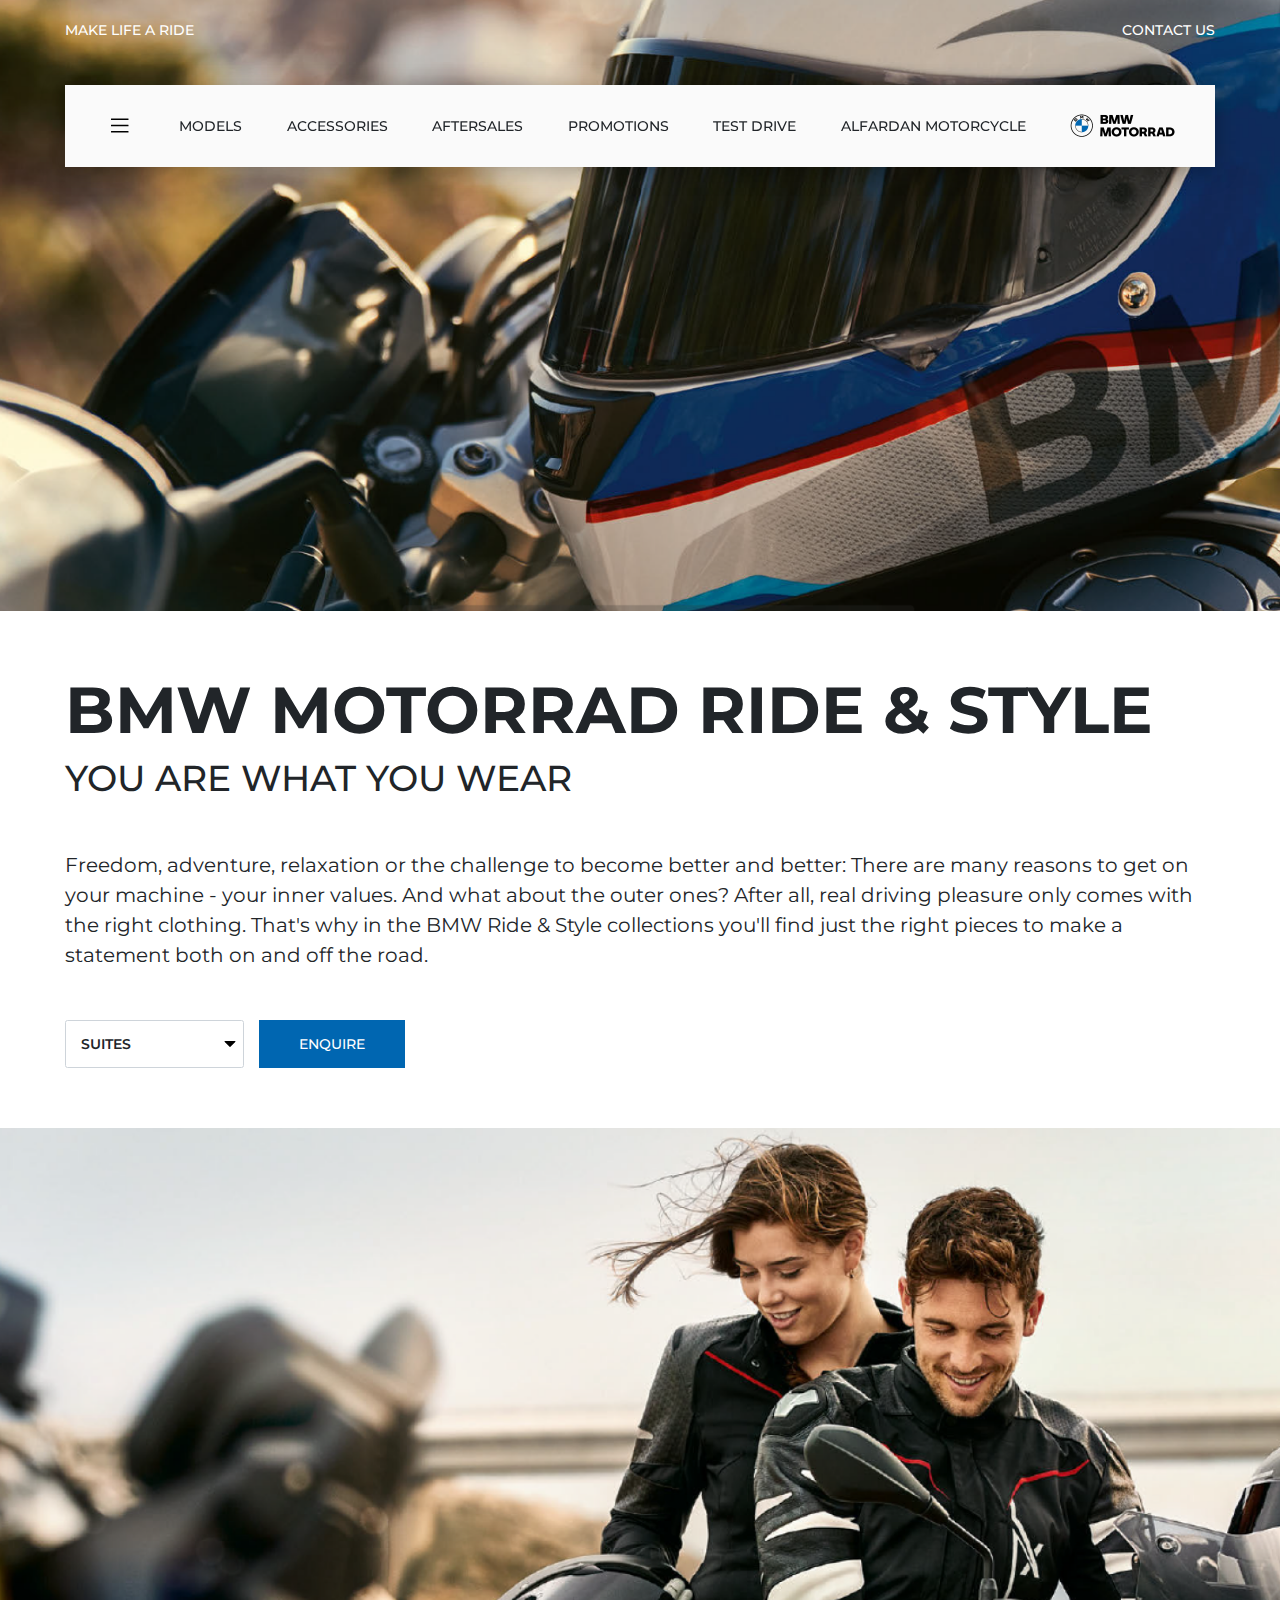
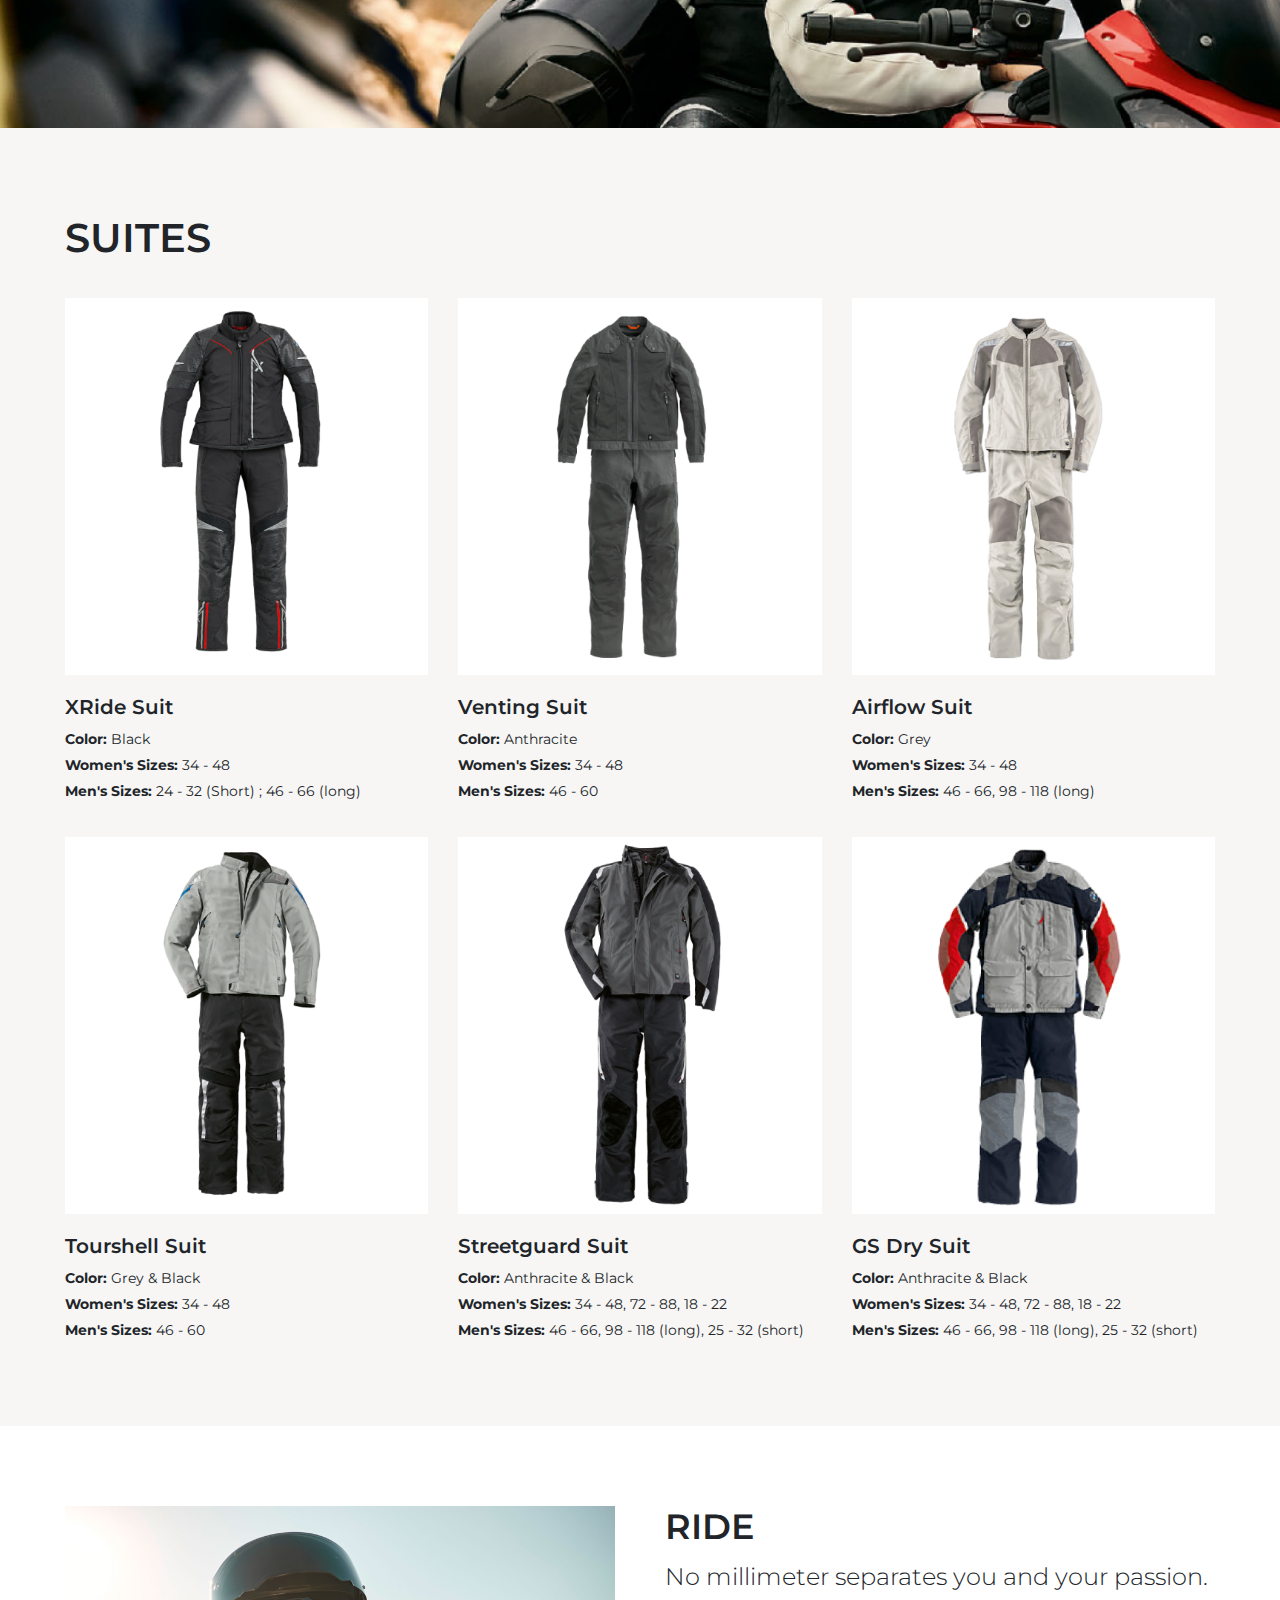
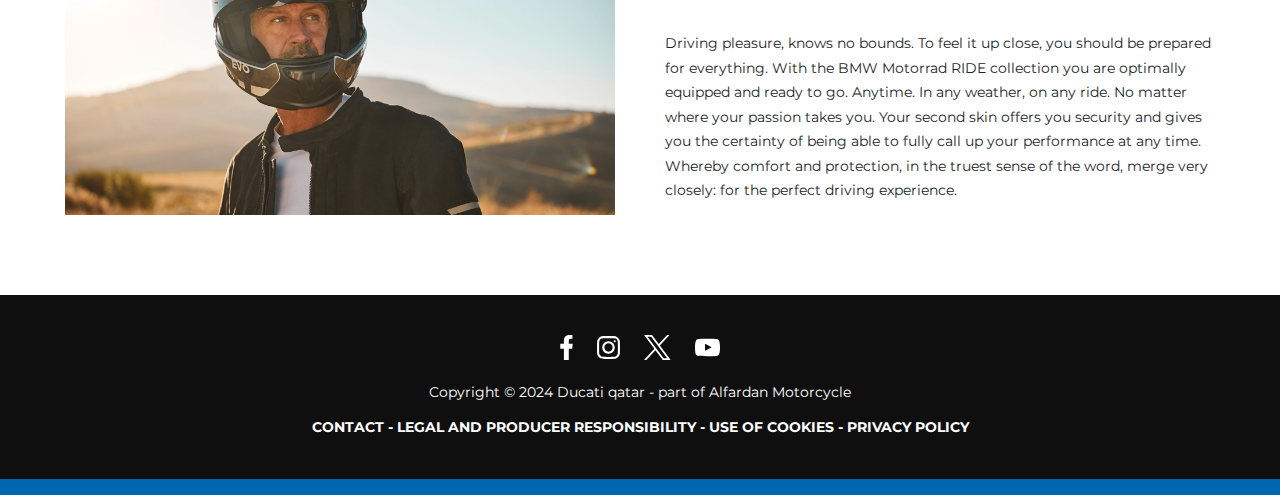
<file: bmw-suites.html>
<!DOCTYPE html>
<html lang="en" class="bn">

<head>
    <!-- Basic Page Needs
    ================================================== -->
    <meta charset="UTF-8">
    <meta http-equiv="X-UA-Compatible" content="IE=edge">

    <!-- Specific Meta
    ================================================== -->
    <meta name="viewport" content="width=device-width, initial-scale=1.0, shrink-to-fit=no">

    <meta name="keyword" 
        content="">

    <meta name="description" 
        content="">

    <meta name="author" content="Alfardan Group">

    <meta name="rights" content="Alfardan Group">

    <!-- Site Title
    ================================================== -->
    <title>BMW SUITES - Alfardan Motorcycle</title>

    <!-- Site Favicon
    ================================================== -->
    <link rel="shortcut icon" href="assets/img/favicon.png">

    
    <!-- Google Fonts
    ================================================== -->
    <link rel="preconnect" href="https://fonts.googleapis.com">
    <link rel="preconnect" href="https://fonts.gstatic.com" crossorigin>
    <link href="https://fonts.googleapis.com/css2?family=Montserrat:ital,wght@0,100..900;1,100..900&display=swap" rel="stylesheet">


    <!-- All CSS Here
    ================================================== -->
    <link rel="stylesheet" href="assets/css/bootstrap.min.css">
    <link rel="stylesheet" href="assets/css/fontAwesome5Pro.css">
    <link rel="stylesheet" href="assets/css/swiper-bundle.min.css">
    <link rel="stylesheet" href="assets/css/style.css">
</head>

<body class="p-0">
    <!--~~~~~~~~~~~~~~~~~~~~~~~~~~~~~~~~~~~~~~~
    Preloader Start
    ~~~~~~~~~~~~~~~~~~~~~~~~~~~~~~~~~~~~~~~~-->
    <div class="preloader">
        <img src="assets/img/logo.png"  alt="Alfardan Motorcycle">
    </div>
    <!--~~./ Preloader End ~~-->



    <!--~~~~~~~~~~~~~~~~~~~~~~~~~~~~~~~~~~~~~~~
    Start Header
    ~~~~~~~~~~~~~~~~~~~~~~~~~~~~~~~~~~~~~~~~-->
    <div class="brand_header">
        <div class="container">
            <nav class="nav">
                <button class="bars">
                    <i class="fal fa-bars"></i>
                </button>
                <a href="#" class="menu-link">
                    MODELS
                </a>
                <a href="#" class="menu-link">
                    ACCESSORIES
                </a>
                <a href="#" class="menu-link">
                    AFTERSALES
                </a>
                <a href="#" class="menu-link">
                    PROMOTIONS
                </a>
                <a href="#" class="menu-link">
                    TEST DRIVE
                </a>
                <a href="index.html" class="menu-link">
                    ALFARDAN MOTORCYCLE
                </a>
                <a href="#" class="logo">
                    <img src="assets/img/brands-logo/bmw-motorrad.png" alt="">
                </a>
            </nav>
        </div>
    </div>
    <!--~~./ end Header ~~-->

    <div class="lifestayle_hero" style="background-image: url(assets/img/bmw-suites.png);">
        <div class="header_top">
            <div class="container">
                <nav class="nav p-0 justify-content-between align-items-center">
                    <ul>
                        <li>
                            MAKE LIFE A RIDE
                        </li>
                    </ul>
                    <ul>
                        <li>
                            <a href="#">
                                CONTACT US
                            </a>
                        </li>
                    </ul>
                </nav>
            </div>
        </div>
        <div class="container">
            <div class="hero_container">
            </div>
        </div>
    </div>


    <div class="lifestyle-introduction">
        <div class="container">
            <h2>
                BMW MOTORRAD RIDE & STYLE
            </h2>
            <h6>
                YOU ARE WHAT YOU WEAR
            </h6>
            <p>
                Freedom, adventure, relaxation or the challenge to become better and better: There are many reasons to get on your machine - your inner values. And what about the outer ones? After all, real driving pleasure only comes with the right clothing. That's why in the BMW Ride & Style collections you'll find just the right pieces to make a statement both on and off the road.
            </p>
            <form action="#">
                <div class="row">
                    <div class="col-6 col-md-4 col-xl-2">
                        <select class="form-control">
                            <option value="*">Select Option</option>
                            <option value="suites" selected>SUITES</option>
                            <option value="jackets">JACKETS</option>
                            <option value="">TROUSERS</option>
                            <option value="">HELMETS</option>
                            <option value="">BOOTS</option>
                            <option value="">GLOVES</option>
                            <option value="">SAFETY PROTECTORS</option>
                            <option value="">UNDERWEAR</option>
                            <option value="">HOODIES</option>
                            <option value="">SWEATSHIRTS</option>
                            <option value="">POLO & T-SHIRTS</option>
                            <option value="">PANTS</option>
                            <option value="">SHOES</option>
                            <option value="">CAPS</option>
                            <option value="">ACCESSORIES</option>
                        </select>
                    </div>
                    <div class="col-6 col-md-4 col-xl-2">
                        <button type="submit" class="btn__blue">
                            ENQUIRE
                        </button>
                    </div>
                </div>
            </form>
        </div>
    </div>


    <div class="lifestyle__banner" style="background-image: url(assets/img/lifestyle/banner5.png);"></div>


    <div class="lifestyle_item_wrapper">
        <div class="container">
            <div class="section__title">
                SUITES
            </div>

            <div class="row-container">
                <div class="row g-5">
                    <div class="col-sm-6 col-lg-4">
                        <div class="lifestyle-item">
                            <div class="figure">
                                <img src="assets/img/suites/bmw-XRide-Suit.png" alt="XRide Suit">
                            </div>
                            <div class="information">
                                <h6 class="name">
                                    XRide Suit
                                </h6>
                                <ul class="meta">
                                    <li>
                                        <b>Color:</b> Black
                                    </li>
                                    <li>
                                        <b>Women's Sizes:</b> 34 - 48
                                    </li>
                                    <li>
                                        <b>Men's Sizes:</b> 24 - 32 (Short) ; 46 - 66 (long)
                                    </li>
                                </ul>
                            </div>
                        </div>
                    </div>
                    <div class="col-sm-6 col-lg-4">
                        <div class="lifestyle-item">
                            <div class="figure">
                                <img src="assets/img/suites/bmw-Venting-Suit.png" alt="Venting Suit">
                            </div>
                            <div class="information">
                                <h6 class="name">
                                    Venting Suit
                                </h6>
                                <ul class="meta">
                                    <li>
                                        <b>Color:</b> Anthracite
                                    </li>
                                    <li>
                                        <b>Women's Sizes:</b> 34 - 48
                                    </li>
                                    <li>
                                        <b>Men's Sizes:</b> 46 - 60
                                    </li>
                                </ul>
                            </div>
                        </div>
                    </div>
                    <div class="col-sm-6 col-lg-4">
                        <div class="lifestyle-item">
                            <div class="figure">
                                <img src="assets/img/suites/bmw-Airflow-Suit.png" alt="Airflow Suit">
                            </div>
                            <div class="information">
                                <h6 class="name">
                                    Airflow Suit
                                </h6>
                                <ul class="meta">
                                    <li>
                                        <b>Color:</b> Grey
                                    </li>
                                    <li>
                                        <b>Women's Sizes:</b> 34 - 48
                                    </li>
                                    <li>
                                        <b>Men's Sizes:</b> 46 - 66, 98 - 118 (long)
                                    </li>
                                </ul>
                            </div>
                        </div>
                    </div>
                    <div class="col-sm-6 col-lg-4">
                        <div class="lifestyle-item">
                            <div class="figure">
                                <img src="assets/img/suites/bmw-Tourshell-Suit.png" alt="Tourshell Suit">
                            </div>
                            <div class="information">
                                <h6 class="name">
                                    Tourshell Suit
                                </h6>
                                <ul class="meta">
                                    <li>
                                        <b>Color:</b> Grey & Black
                                    </li>
                                    <li>
                                        <b>Women's Sizes:</b> 34 - 48
                                    </li>
                                    <li>
                                        <b>Men's Sizes:</b> 46 - 60
                                    </li>
                                </ul>
                            </div>
                        </div>
                    </div>
                    <div class="col-sm-6 col-lg-4">
                        <div class="lifestyle-item">
                            <div class="figure">
                                <img src="assets/img/suites/bmw-Streetguard-Suit.png" alt="Streetguard Suit">
                            </div>
                            <div class="information">
                                <h6 class="name">
                                    Streetguard Suit
                                </h6>
                                <ul class="meta">
                                    <li>
                                        <b>Color:</b> Anthracite & Black
                                    </li>
                                    <li>
                                        <b>Women's Sizes:</b> 34 - 48, 72 - 88, 18 - 22
                                    </li>
                                    <li>
                                        <b>Men's Sizes:</b> 46 - 66, 98 - 118 (long), 25 - 32 (short)
                                    </li>
                                </ul>
                            </div>
                        </div>
                    </div>
                    <div class="col-sm-6 col-lg-4">
                        <div class="lifestyle-item">
                            <div class="figure">
                                <img src="assets/img/suites/bmw-GS-Dry-Suit.png" alt="GS Dry Suit">
                            </div>
                            <div class="information">
                                <h6 class="name">
                                    GS Dry Suit
                                </h6>
                                <ul class="meta">
                                    <li>
                                        <b>Color:</b> Anthracite & Black
                                    </li>
                                    <li>
                                        <b>Women's Sizes:</b> 34 - 48, 72 - 88, 18 - 22
                                    </li>
                                    <li>
                                        <b>Men's Sizes:</b> 46 - 66, 98 - 118 (long), 25 - 32 (short)
                                    </li>
                                </ul>
                            </div>
                        </div>
                    </div>
                </div>
            </div>
        </div>
    </div>


    <div class="promo_info">
        <div class="container">
            <div class="row">
                <div class="col-lg-6">
                    <div class="cover_image h-100" style="background-image: url(assets/img/bmw-promo.png);">
                        <img src="assets/img/bmw-promo.png" alt="">
                    </div>
                </div>
                <div class="col-lg-6">
                    <div class="section-content">
                        <h4 class="title">
                            RIDE
                        </h4>
                        <h6 class="subtitle">
                            No millimeter separates you and your passion.
                        </h6>
                        <p>
                            Driving pleasure, knows no bounds. To feel it up close, you should be prepared for everything. With the BMW Motorrad RIDE collection you are optimally equipped and ready to go. Anytime. In any weather, on any ride. No matter where your passion takes you. Your second skin offers you security and gives you the certainty of being able to fully call up your performance at any time. Whereby comfort and protection, in the truest sense of the word, merge very closely: for the perfect driving experience.
                        </p>
                    </div>
                </div>
            </div>
        </div>
    </div>

    <div class="brand_footer bmw">
        <div class="container">
            <div class="social-icons">
                <a href="#">
                    <svg width="13" height="25" viewBox="0 0 13 25" fill="none" xmlns="http://www.w3.org/2000/svg">
                        <path fill-rule="evenodd" clip-rule="evenodd" d="M8.77661 25V13.75H12.1921L12.75 8.75H8.77661V6.3147C8.77661 5.0272 8.80951 3.75 10.6086 3.75H12.4309V0.175171C12.4309 0.121421 10.8656 0 9.2821 0C5.97499 0 3.90425 2.07149 3.90425 5.87524V8.75H0.25V13.75H3.90425V25H8.77661Z" fill="currentcolor"/>
                    </svg>
                </a>
                <a href="#">
                    <svg width="23" height="23" viewBox="0 0 23 23" fill="none" xmlns="http://www.w3.org/2000/svg">
                        <path fill-rule="evenodd" clip-rule="evenodd" d="M11.5 17.75C14.9518 17.75 17.75 14.9518 17.75 11.5C17.75 8.04822 14.9518 5.25 11.5 5.25C8.04822 5.25 5.25 8.04822 5.25 11.5C5.25 14.9518 8.04822 17.75 11.5 17.75ZM11.5 15.6667C13.8011 15.6667 15.6667 13.8011 15.6667 11.5C15.6667 9.19881 13.8011 7.33333 11.5 7.33333C9.19881 7.33333 7.33333 9.19881 7.33333 11.5C7.33333 13.8011 9.19881 15.6667 11.5 15.6667Z" fill="currentcolor"/>
                        <path d="M17.7499 4.20801C17.1746 4.20801 16.7083 4.67438 16.7083 5.24967C16.7083 5.82497 17.1746 6.29134 17.7499 6.29134C18.3252 6.29134 18.7916 5.82497 18.7916 5.24967C18.7916 4.67438 18.3252 4.20801 17.7499 4.20801Z" fill="currentcolor"/>
                        <path fill-rule="evenodd" clip-rule="evenodd" d="M0.722956 3.45456C0.041748 4.7915 0.041748 6.54167 0.041748 10.042V12.9587C0.041748 16.459 0.041748 18.2092 0.722956 19.5461C1.32216 20.7221 2.27829 21.6782 3.45431 22.2774C4.79126 22.9587 6.54143 22.9587 10.0417 22.9587H12.9584C16.4587 22.9587 18.2089 22.9587 19.5458 22.2774C20.7219 21.6782 21.678 20.7221 22.2772 19.5461C22.9584 18.2092 22.9584 16.459 22.9584 12.9587V10.042C22.9584 6.54167 22.9584 4.7915 22.2772 3.45456C21.678 2.27853 20.7219 1.32241 19.5458 0.723201C18.2089 0.0419922 16.4587 0.0419922 12.9584 0.0419922H10.0417C6.54143 0.0419922 4.79126 0.0419922 3.45431 0.723201C2.27829 1.32241 1.32216 2.27853 0.722956 3.45456ZM12.9584 2.12533H10.0417C8.25721 2.12533 7.04409 2.12695 6.10642 2.20355C5.19304 2.27818 4.72596 2.41344 4.40012 2.57946C3.61611 2.97894 2.9787 3.61636 2.57922 4.40037C2.4132 4.7262 2.27794 5.19328 2.20331 6.10666C2.12671 7.04434 2.12508 8.25745 2.12508 10.042V12.9587C2.12508 14.7432 2.12671 15.9563 2.20331 16.894C2.27794 17.8074 2.4132 18.2745 2.57922 18.6003C2.9787 19.3843 3.61611 20.0217 4.40012 20.4212C4.72596 20.5872 5.19304 20.7225 6.10642 20.7971C7.04409 20.8737 8.25721 20.8753 10.0417 20.8753H12.9584C14.743 20.8753 15.956 20.8737 16.8937 20.7971C17.8072 20.7225 18.2743 20.5872 18.6001 20.4212C19.384 20.0217 20.0214 19.3843 20.4209 18.6003C20.587 18.2745 20.7223 17.8074 20.7969 16.894C20.8734 15.9563 20.8751 14.7432 20.8751 12.9587V10.042C20.8751 8.25745 20.8734 7.04434 20.7969 6.10666C20.7223 5.19328 20.587 4.7262 20.4209 4.40037C20.0214 3.61636 19.384 2.97894 18.6001 2.57946C18.2743 2.41344 17.8072 2.27818 16.8937 2.20355C15.956 2.12695 14.743 2.12533 12.9584 2.12533Z" fill="currentcolor"/>
                    </svg>
                </a>
                <a href="#">
                    <svg width="27" height="25" viewBox="0 0 27 25" fill="none" xmlns="http://www.w3.org/2000/svg">
                        <path d="M0.0650318 0L10.3835 13.7889L0 25H2.33709L11.428 15.1843L18.773 25H26.7256L15.8264 10.4356L25.4913 0H23.1543L14.7823 9.03977L8.01768 0H0.0650318ZM3.50182 1.72037H7.15523L23.2884 23.2796H19.635L3.50182 1.72037Z" fill="currentcolor"/>
                    </svg>
                </a>
                <a href="#">
                    <svg width="25" height="19" viewBox="0 0 25 19" fill="none" xmlns="http://www.w3.org/2000/svg">
                        <path fill-rule="evenodd" clip-rule="evenodd" d="M9.98555 12.7326V5.71787C12.4758 6.88966 14.4045 8.02163 16.6856 9.24204C14.8042 10.2854 12.4758 11.4561 9.98555 12.7326ZM23.8638 2.2291C23.4342 1.66315 22.7021 1.22261 21.9226 1.07676C19.6316 0.641699 5.33873 0.640461 3.04894 1.07676C2.42389 1.19394 1.8673 1.47717 1.38917 1.91722C-0.625453 3.78709 0.00583272 13.8146 0.491434 15.4389C0.695634 16.142 0.959613 16.6491 1.29206 16.9819C1.72039 17.4219 2.30683 17.7249 2.98045 17.8608C4.86682 18.251 14.585 18.4692 21.8827 17.9194C22.5551 17.8022 23.1503 17.4895 23.6197 17.0307C25.4824 15.1683 25.3554 4.57767 23.8638 2.2291Z" fill="currentcolor"/>
                    </svg>
                </a>
            </div>
            <p class="text-center">
                Copyright &copy; 2024 Ducati qatar - part of Alfardan Motorcycle
            </p>
            <p class="fw-bold text-center">
                <a href="#">CONTACT</a>
                -
                <a href="#">LEGAL AND PRODUCER RESPONSIBILITY</a>
                -
                <a href="#">USE OF COOKIES</a>
                -
                <a href="#">PRIVACY POLICY</a>
            </p>
        </div>
    </div>



    <!-- All The JS Files
    ================================================== -->
    <script src="assets/js/bootstrap.min.js"></script>
    <script src="assets/js/jquery-3.6.0.min.js"></script>
    <script src="assets/js/swiper-bundle.min.js"></script>
    <script src="assets/js/parallax.min.js"></script>
    <script src="assets/js/script.js"></script>

</body>
</html>
</file>
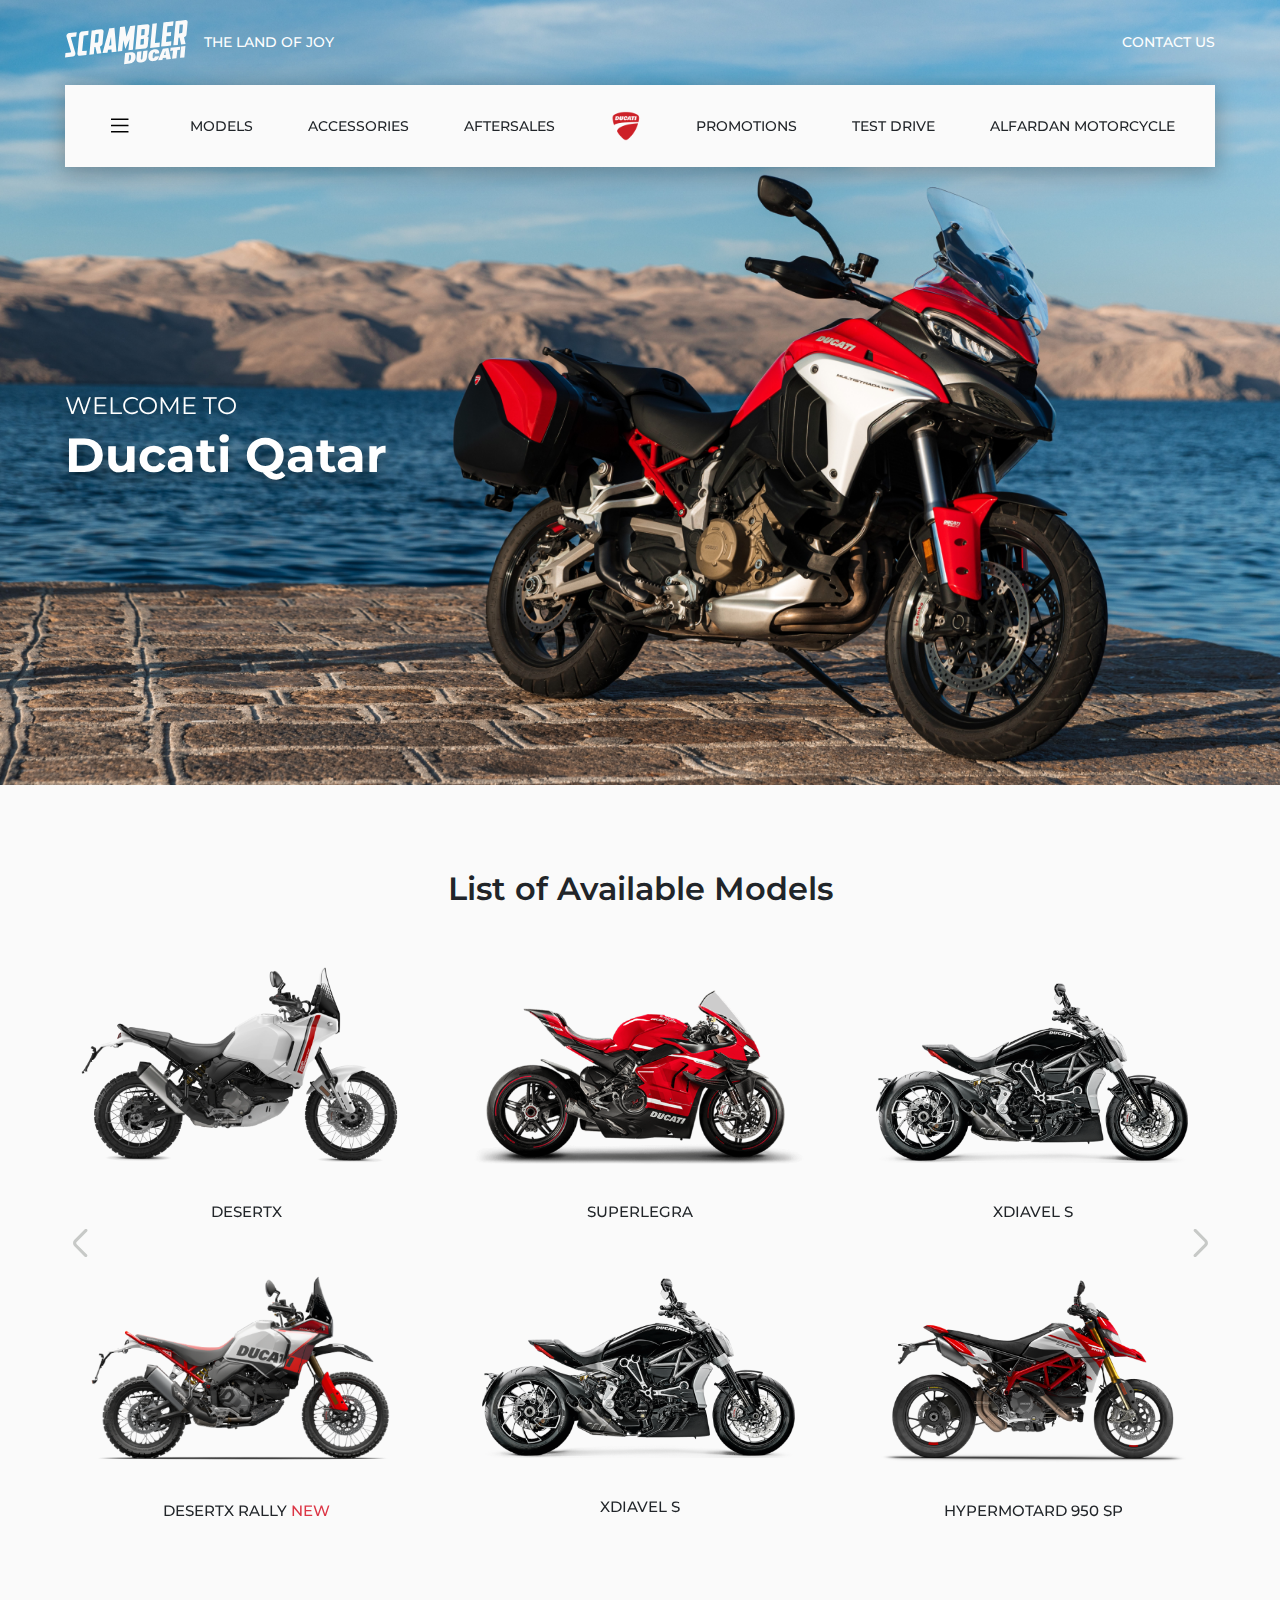
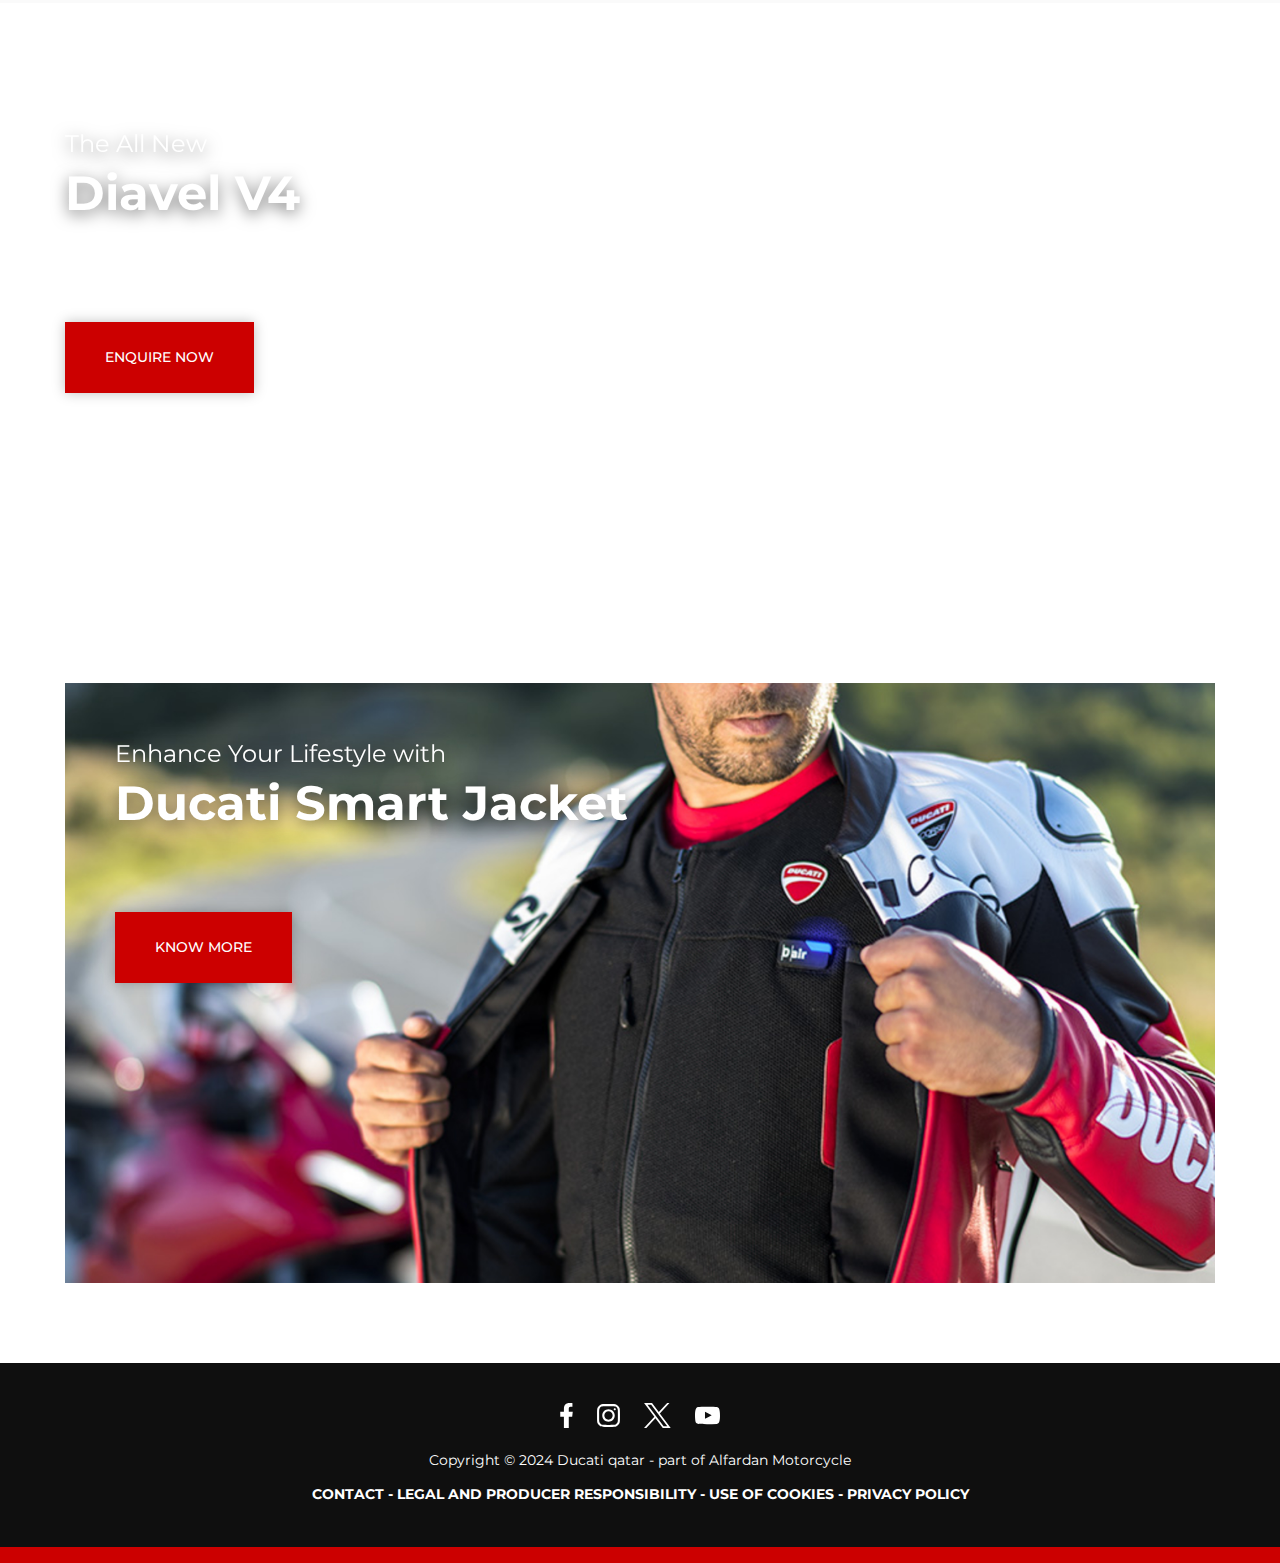
<file: ducati.html>
<!DOCTYPE html>
<html lang="en" class="bn">

<head>
    <!-- Basic Page Needs
    ================================================== -->
    <meta charset="UTF-8">
    <meta http-equiv="X-UA-Compatible" content="IE=edge">

    <!-- Specific Meta
    ================================================== -->
    <meta name="viewport" content="width=device-width, initial-scale=1.0, shrink-to-fit=no">

    <meta name="keyword" 
        content="">

    <meta name="description" 
        content="">

    <meta name="author" content="Alfardan Group">

    <meta name="rights" content="Alfardan Group">

    <!-- Site Title
    ================================================== -->
    <title>DUCATI - Alfardan Motorcycle</title>

    <!-- Site Favicon
    ================================================== -->
    <link rel="shortcut icon" href="assets/img/favicon.png">

    
    <!-- Google Fonts
    ================================================== -->
    <link rel="preconnect" href="https://fonts.googleapis.com">
    <link rel="preconnect" href="https://fonts.gstatic.com" crossorigin>
    <link href="https://fonts.googleapis.com/css2?family=Montserrat:ital,wght@0,100..900;1,100..900&display=swap" rel="stylesheet">


    <!-- All CSS Here
    ================================================== -->
    <link rel="stylesheet" href="assets/css/bootstrap.min.css">
    <link rel="stylesheet" href="assets/css/fontAwesome5Pro.css">
    <link rel="stylesheet" href="assets/css/swiper-bundle.min.css">
    <link rel="stylesheet" href="assets/css/style.css">
</head>

<body class="p-0">
    <!--~~~~~~~~~~~~~~~~~~~~~~~~~~~~~~~~~~~~~~~
    Preloader Start
    ~~~~~~~~~~~~~~~~~~~~~~~~~~~~~~~~~~~~~~~~-->
    <div class="preloader">
        <img src="assets/img/logo.png"  alt="Alfardan Motorcycle">
    </div>
    <!--~~./ Preloader End ~~-->



    <!--~~~~~~~~~~~~~~~~~~~~~~~~~~~~~~~~~~~~~~~
    Start Header
    ~~~~~~~~~~~~~~~~~~~~~~~~~~~~~~~~~~~~~~~~-->
    <div class="brand_header">
        <div class="container">
            <nav class="nav">
                <button class="bars">
                    <i class="fal fa-bars"></i>
                </button>
                <a href="#" class="menu-link">
                    MODELS
                </a>
                <a href="#" class="menu-link">
                    ACCESSORIES
                </a>
                <a href="#" class="menu-link">
                    AFTERSALES
                </a>
                <a href="#" class="logo">
                    <img src="assets/img/brands-logo/ducati.png" alt="">
                </a>
                <a href="#" class="menu-link">
                    PROMOTIONS
                </a>
                <a href="#" class="menu-link">
                    TEST DRIVE
                </a>
                <a href="index.html" class="menu-link">
                    ALFARDAN MOTORCYCLE
                </a>
            </nav>
        </div>
    </div>
    <!--~~./ end Header ~~-->

    <div class="brand__hero" style="background-image: url(assets/img/ducati-hero.png);">
        <div class="header_top">
            <div class="container">
                <nav class="nav p-0 justify-content-between align-items-center">
                    <ul>
                        <li>
                            <img src="assets/img/brands-logo/ducati-scrambler.svg" alt="SCRAMBLER DUCATI">
                        </li>
                        <li>
                            THE LAND OF JOY
                        </li>
                    </ul>
                    <ul>
                        <li>
                            <a href="#">
                                CONTACT US
                            </a>
                        </li>
                    </ul>
                </nav>
            </div>
        </div>
        <div class="container">
            <div class="hero_container">
                <p>
                    WELCOME TO
                </p>
                <h2 class="main_title">
                    Ducati Qatar
                </h2>
            </div>
        </div>
    </div>



    <div class="brand_models">
        <div class="container">
            <div class="section__title text-center">
                List of Available Models
            </div>

            <div class="brand_models_slider swiper">
                <button type="button" class="nav-btn button-prev">
                    <svg width="24" height="46" viewBox="0 0 24 46" fill="none" xmlns="http://www.w3.org/2000/svg">
                        <path d="M22.449 1.17168C21.4725 0.195378 19.8897 0.195378 18.9132 1.17168L2.30218 17.7829C-0.625975 20.7111 -0.626875 25.4581 2.30012 28.3873L18.726 44.8258C19.7022 45.8023 21.2852 45.8023 22.2615 44.8258C23.2377 43.8496 23.2377 42.2666 22.2615 41.2903L5.83138 24.8603C4.85508 23.8838 4.85508 22.3011 5.83138 21.3248L22.449 4.70723C23.4252 3.7309 23.4252 2.148 22.449 1.17168Z" fill="currentcolor"/>
                    </svg>
                </button>
                <div class="swiper-wrapper">
                    <div class="swiper-slide">
                        <div class="brand_model_item">
                            <figure>
                                <img src="assets/img/brand-model/ducati/desertx.png" alt="">
                            </figure>
                            <figcaption class="text-center">
                                DESERTX
                            </figcaption>
                        </div>
                    </div>
                    <div class="swiper-slide">
                        <div class="brand_model_item">
                            <figure>
                                <img src="assets/img/brand-model/ducati/superlegra.png" alt="">
                            </figure>
                            <figcaption class="text-center">
                                SUPERLEGRA
                            </figcaption>
                        </div>
                    </div>
                    <div class="swiper-slide">
                        <div class="brand_model_item">
                            <figure>
                                <img src="assets/img/brand-model/ducati/XDiavel-S.png" alt="">
                            </figure>
                            <figcaption class="text-center">
                                XDIAVEL S
                            </figcaption>
                        </div>
                    </div>
                    <div class="swiper-slide">
                        <div class="brand_model_item">
                            <figure>
                                <img src="assets/img/brand-model/ducati/Hypermotard-950-SP.png" alt="">
                            </figure>
                            <figcaption class="text-center">
                                Hypermotard 950 SP
                            </figcaption>
                        </div>
                    </div>
                    <div class="swiper-slide">
                        <div class="brand_model_item">
                            <figure>
                                <img src="assets/img/brand-model/ducati/Multistrada-V4-S-Sport.png" alt="">
                            </figure>
                            <figcaption class="text-center">
                                Multistrada V4 S
                            </figcaption>
                        </div>
                    </div>
                    <div class="swiper-slide">
                        <div class="brand_model_item">
                            <figure>
                                <img src="assets/img/brand-model/ducati/DesertX-Rally.png" alt="">
                            </figure>
                            <figcaption class="text-center">
                                DesertX Rally <span class="text-danger">NEW</span>
                            </figcaption>
                        </div>
                    </div>
                    <div class="swiper-slide">
                        <div class="brand_model_item">
                            <figure>
                                <img src="assets/img/brand-model/ducati/XDiavel-S.png" alt="">
                            </figure>
                            <figcaption class="text-center">
                                XDIAVEL S
                            </figcaption>
                        </div>
                    </div>
                    <div class="swiper-slide">
                        <div class="brand_model_item">
                            <figure>
                                <img src="assets/img/brand-model/ducati/Hypermotard-950-SP.png" alt="">
                            </figure>
                            <figcaption class="text-center">
                                Hypermotard 950 SP
                            </figcaption>
                        </div>
                    </div>
                    <div class="swiper-slide">
                        <div class="brand_model_item">
                            <figure>
                                <img src="assets/img/brand-model/ducati/Multistrada-V4-S-Sport.png" alt="">
                            </figure>
                            <figcaption class="text-center">
                                Multistrada V4 S
                            </figcaption>
                        </div>
                    </div>
                    <div class="swiper-slide">
                        <div class="brand_model_item">
                            <figure>
                                <img src="assets/img/brand-model/ducati/DesertX-Rally.png" alt="">
                            </figure>
                            <figcaption class="text-center">
                                DesertX Rally <span class="text-danger">NEW</span>
                            </figcaption>
                        </div>
                    </div>
                </div>
                <button type="button" class="nav-btn button-next">
                    <svg width="24" height="46" viewBox="0 0 24 46" fill="none" xmlns="http://www.w3.org/2000/svg">
                        <path d="M1.55102 44.8283C2.52752 45.8046 4.11028 45.8046 5.08677 44.8283L21.6978 28.2171C24.626 25.2889 24.6269 20.5419 21.6999 17.6127L5.27403 1.1742C4.29778 0.197695 2.71478 0.197695 1.73853 1.1742C0.762278 2.15045 0.762277 3.73345 1.73853 4.7097L18.1686 21.1397C19.1449 22.1162 19.1449 23.6989 18.1686 24.6752L1.55102 41.2928C0.574772 42.2691 0.574772 43.852 1.55102 44.8283Z" fill="currentcolor"/>
                    </svg>                        
                </button>
            </div>
        </div>
    </div>


    <div class="enquire_cta" data-parallax="scroll" data-image-src="assets/img/ducati-cta1.png">
        <div class="container">
            <div class="cta_content">
                <p>
                    The All New
                </p>
                <h2 class="main_title">
                    Diavel V4
                </h2>

                <div class="button">
                    <a href="#" class="btn__darkred">ENQUIRE NOW</a>
                </div>
            </div>
        </div>
    </div>


    <div class="knowMore_cta">
        <div class="container">
            <div class="cta_content" style="background-image: url(assets/img/ducati-cta2.png);">
                <p>
                    Enhance Your Lifestyle with
                </p>
                <h2 class="main_title">
                    Ducati Smart Jacket
                </h2>

                <div class="button">
                    <a href="#" class="btn__darkred">KNOW MORE</a>
                </div>
            </div>
        </div>
    </div>

    <div class="brand_footer ducati">
        <div class="container">
            <div class="social-icons">
                <a href="#">
                    <svg width="13" height="25" viewBox="0 0 13 25" fill="none" xmlns="http://www.w3.org/2000/svg">
                        <path fill-rule="evenodd" clip-rule="evenodd" d="M8.77661 25V13.75H12.1921L12.75 8.75H8.77661V6.3147C8.77661 5.0272 8.80951 3.75 10.6086 3.75H12.4309V0.175171C12.4309 0.121421 10.8656 0 9.2821 0C5.97499 0 3.90425 2.07149 3.90425 5.87524V8.75H0.25V13.75H3.90425V25H8.77661Z" fill="currentcolor"/>
                    </svg>
                </a>
                <a href="#">
                    <svg width="23" height="23" viewBox="0 0 23 23" fill="none" xmlns="http://www.w3.org/2000/svg">
                        <path fill-rule="evenodd" clip-rule="evenodd" d="M11.5 17.75C14.9518 17.75 17.75 14.9518 17.75 11.5C17.75 8.04822 14.9518 5.25 11.5 5.25C8.04822 5.25 5.25 8.04822 5.25 11.5C5.25 14.9518 8.04822 17.75 11.5 17.75ZM11.5 15.6667C13.8011 15.6667 15.6667 13.8011 15.6667 11.5C15.6667 9.19881 13.8011 7.33333 11.5 7.33333C9.19881 7.33333 7.33333 9.19881 7.33333 11.5C7.33333 13.8011 9.19881 15.6667 11.5 15.6667Z" fill="currentcolor"/>
                        <path d="M17.7499 4.20801C17.1746 4.20801 16.7083 4.67438 16.7083 5.24967C16.7083 5.82497 17.1746 6.29134 17.7499 6.29134C18.3252 6.29134 18.7916 5.82497 18.7916 5.24967C18.7916 4.67438 18.3252 4.20801 17.7499 4.20801Z" fill="currentcolor"/>
                        <path fill-rule="evenodd" clip-rule="evenodd" d="M0.722956 3.45456C0.041748 4.7915 0.041748 6.54167 0.041748 10.042V12.9587C0.041748 16.459 0.041748 18.2092 0.722956 19.5461C1.32216 20.7221 2.27829 21.6782 3.45431 22.2774C4.79126 22.9587 6.54143 22.9587 10.0417 22.9587H12.9584C16.4587 22.9587 18.2089 22.9587 19.5458 22.2774C20.7219 21.6782 21.678 20.7221 22.2772 19.5461C22.9584 18.2092 22.9584 16.459 22.9584 12.9587V10.042C22.9584 6.54167 22.9584 4.7915 22.2772 3.45456C21.678 2.27853 20.7219 1.32241 19.5458 0.723201C18.2089 0.0419922 16.4587 0.0419922 12.9584 0.0419922H10.0417C6.54143 0.0419922 4.79126 0.0419922 3.45431 0.723201C2.27829 1.32241 1.32216 2.27853 0.722956 3.45456ZM12.9584 2.12533H10.0417C8.25721 2.12533 7.04409 2.12695 6.10642 2.20355C5.19304 2.27818 4.72596 2.41344 4.40012 2.57946C3.61611 2.97894 2.9787 3.61636 2.57922 4.40037C2.4132 4.7262 2.27794 5.19328 2.20331 6.10666C2.12671 7.04434 2.12508 8.25745 2.12508 10.042V12.9587C2.12508 14.7432 2.12671 15.9563 2.20331 16.894C2.27794 17.8074 2.4132 18.2745 2.57922 18.6003C2.9787 19.3843 3.61611 20.0217 4.40012 20.4212C4.72596 20.5872 5.19304 20.7225 6.10642 20.7971C7.04409 20.8737 8.25721 20.8753 10.0417 20.8753H12.9584C14.743 20.8753 15.956 20.8737 16.8937 20.7971C17.8072 20.7225 18.2743 20.5872 18.6001 20.4212C19.384 20.0217 20.0214 19.3843 20.4209 18.6003C20.587 18.2745 20.7223 17.8074 20.7969 16.894C20.8734 15.9563 20.8751 14.7432 20.8751 12.9587V10.042C20.8751 8.25745 20.8734 7.04434 20.7969 6.10666C20.7223 5.19328 20.587 4.7262 20.4209 4.40037C20.0214 3.61636 19.384 2.97894 18.6001 2.57946C18.2743 2.41344 17.8072 2.27818 16.8937 2.20355C15.956 2.12695 14.743 2.12533 12.9584 2.12533Z" fill="currentcolor"/>
                    </svg>
                </a>
                <a href="#">
                    <svg width="27" height="25" viewBox="0 0 27 25" fill="none" xmlns="http://www.w3.org/2000/svg">
                        <path d="M0.0650318 0L10.3835 13.7889L0 25H2.33709L11.428 15.1843L18.773 25H26.7256L15.8264 10.4356L25.4913 0H23.1543L14.7823 9.03977L8.01768 0H0.0650318ZM3.50182 1.72037H7.15523L23.2884 23.2796H19.635L3.50182 1.72037Z" fill="currentcolor"/>
                    </svg>
                </a>
                <a href="#">
                    <svg width="25" height="19" viewBox="0 0 25 19" fill="none" xmlns="http://www.w3.org/2000/svg">
                        <path fill-rule="evenodd" clip-rule="evenodd" d="M9.98555 12.7326V5.71787C12.4758 6.88966 14.4045 8.02163 16.6856 9.24204C14.8042 10.2854 12.4758 11.4561 9.98555 12.7326ZM23.8638 2.2291C23.4342 1.66315 22.7021 1.22261 21.9226 1.07676C19.6316 0.641699 5.33873 0.640461 3.04894 1.07676C2.42389 1.19394 1.8673 1.47717 1.38917 1.91722C-0.625453 3.78709 0.00583272 13.8146 0.491434 15.4389C0.695634 16.142 0.959613 16.6491 1.29206 16.9819C1.72039 17.4219 2.30683 17.7249 2.98045 17.8608C4.86682 18.251 14.585 18.4692 21.8827 17.9194C22.5551 17.8022 23.1503 17.4895 23.6197 17.0307C25.4824 15.1683 25.3554 4.57767 23.8638 2.2291Z" fill="currentcolor"/>
                    </svg>
                </a>
            </div>
            <p class="text-center">
                Copyright &copy; 2024 Ducati qatar - part of Alfardan Motorcycle
            </p>
            <p class="fw-bold text-center">
                <a href="#">CONTACT</a>
                -
                <a href="#">LEGAL AND PRODUCER RESPONSIBILITY</a>
                -
                <a href="#">USE OF COOKIES</a>
                -
                <a href="#">PRIVACY POLICY</a>
            </p>
        </div>
    </div>



    <!-- All The JS Files
    ================================================== -->
    <script src="assets/js/bootstrap.min.js"></script>
    <script src="assets/js/jquery-3.6.0.min.js"></script>
    <script src="assets/js/swiper-bundle.min.js"></script>
    <script src="assets/js/parallax.min.js"></script>
    <script src="assets/js/script.js"></script>

    <script>

    </script>

</body>
</html>
</file>
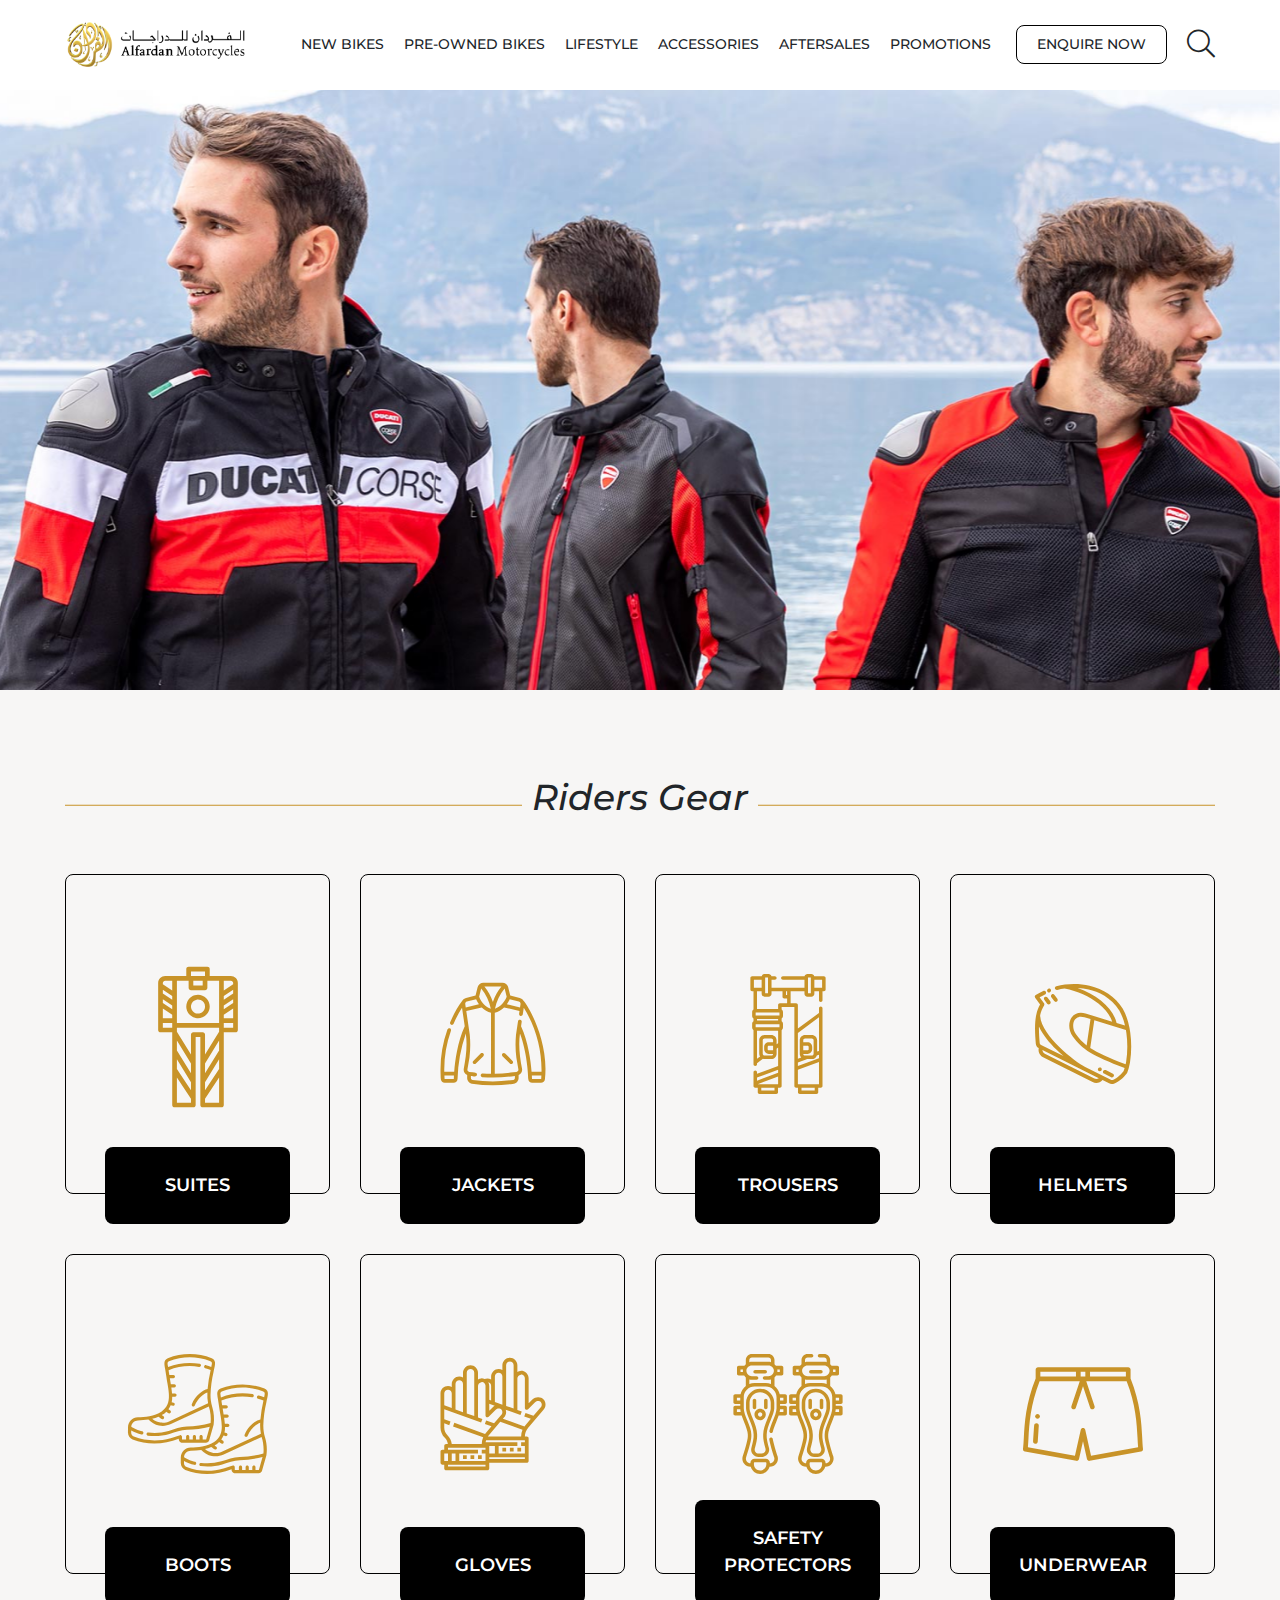
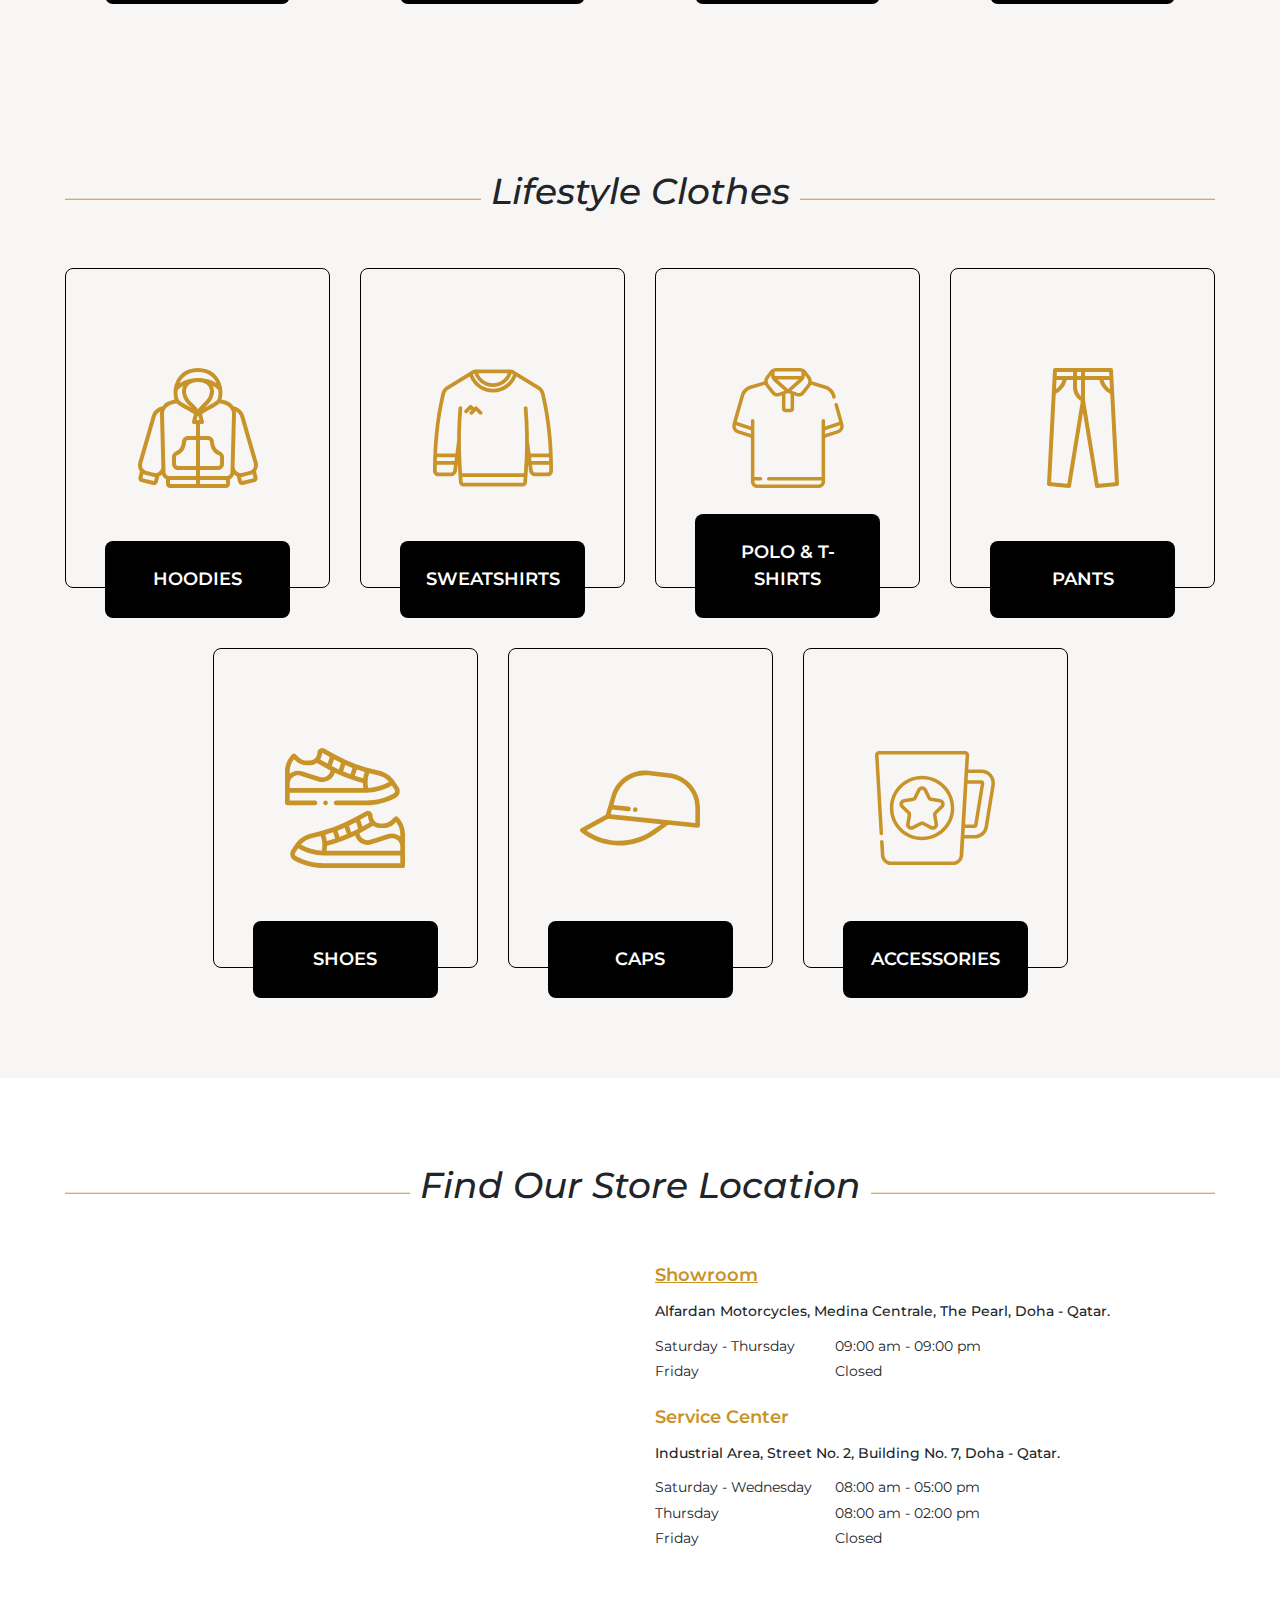
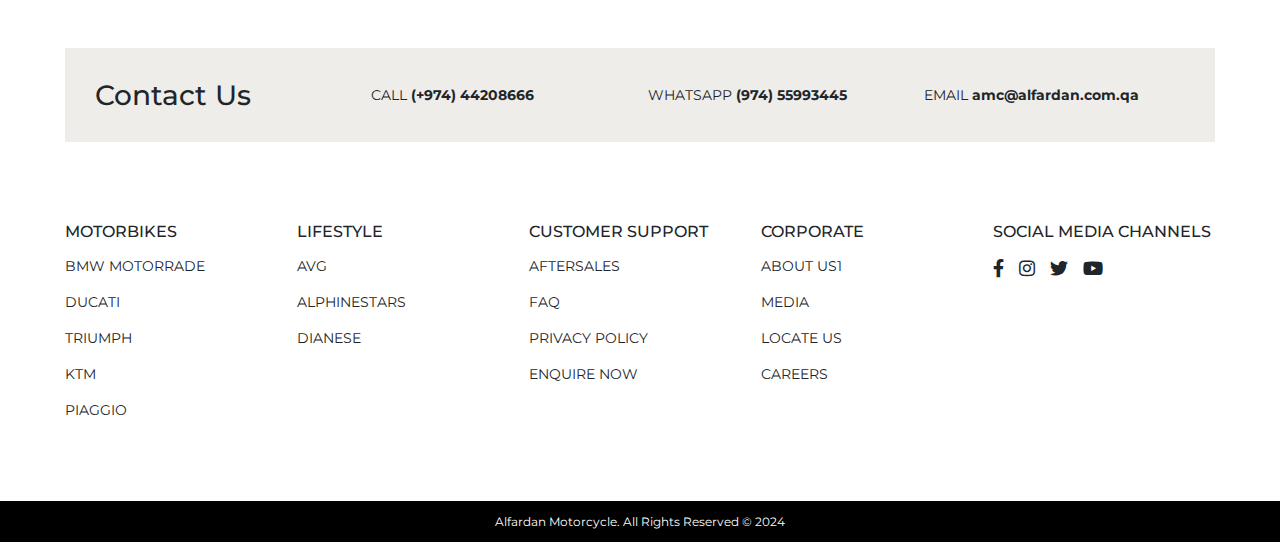
<file: lifestyle.html>
<!DOCTYPE html>
<html lang="en" class="bn">

<head>
    <!-- Basic Page Needs
    ================================================== -->
    <meta charset="UTF-8">
    <meta http-equiv="X-UA-Compatible" content="IE=edge">

    <!-- Specific Meta
    ================================================== -->
    <meta name="viewport" content="width=device-width, initial-scale=1.0, shrink-to-fit=no">

    <meta name="keyword" 
        content="">

    <meta name="description" 
        content="">

    <meta name="author" content="Alfardan Group">

    <meta name="rights" content="Alfardan Group">

    <!-- Site Title
    ================================================== -->
    <title>Alfardan | Motorcycle</title>

    <!-- Site Favicon
    ================================================== -->
    <link rel="shortcut icon" href="assets/img/favicon.png">

    
    <!-- Google Fonts
    ================================================== -->
    <link rel="preconnect" href="https://fonts.googleapis.com">
    <link rel="preconnect" href="https://fonts.gstatic.com" crossorigin>
    <link href="https://fonts.googleapis.com/css2?family=Montserrat:ital,wght@0,100..900;1,100..900&display=swap" rel="stylesheet">


    <!-- All CSS Here
    ================================================== -->
    <link rel="stylesheet" href="assets/css/bootstrap.min.css">
    <link rel="stylesheet" href="assets/css/fontAwesome5Pro.css">
    <link rel="stylesheet" href="assets/css/swiper-bundle.min.css">
    <link rel="stylesheet" href="assets/css/style.css">
</head>

<body>
    <!--~~~~~~~~~~~~~~~~~~~~~~~~~~~~~~~~~~~~~~~
    Preloader Start
    ~~~~~~~~~~~~~~~~~~~~~~~~~~~~~~~~~~~~~~~~-->
    <div class="preloader">
        <img src="assets/img/logo.png"  alt="Alfardan Motorcycle">
    </div>
    <!--~~./ Preloader End ~~-->



    <!--~~~~~~~~~~~~~~~~~~~~~~~~~~~~~~~~~~~~~~~
    Start Header
    ~~~~~~~~~~~~~~~~~~~~~~~~~~~~~~~~~~~~~~~~-->
    <header class="primary__header">
        <div class="container">
            <nav class="nav align-items-center">
                <a href="index.html" class="brand-logo">
                    <img src="assets/img/logo.png" alt="Alfardan Motorcycle">
                </a>
                <ul class="main-menu ms-auto">
                    <li class="menu-item-has-children">
                        <a href="#">
                            NEW BIKES
                        </a>
                        <ul class="sub-menu">
                            <li>
                                <a href="#">PIAGGIO</a>
                            </li>
                            <li>
                                <a href="#">APPRILIA</a>
                            </li>
                            <li>
                                <a href="#">MOTOGUZZI</a>
                            </li>
                            <li>
                                <a href="#">VESPA</a>
                            </li>
                            <li>
                                <a href="#">KTM</a>
                            </li>
                            <li>
                                <a href="#">GASGAS</a>
                            </li>
                            <li>
                                <a href="#">HUSQVARNA</a>
                            </li>
                            <li>
                                <a href="#">MV AGUSTA</a>
                            </li>
                            <li>
                                <a href="bmw.html" target="_blank">BMW MOTORRAD</a>
                            </li>
                            <li>
                                <a href="ducati.html" target="_blank">DUCATI</a>
                            </li>
                            <li>
                                <a href="#">TRIUMPH</a>
                            </li>
                        </ul>
                    </li>
                    <li>
                        <a href="preowned.html">
                            PRE-OWNED BIKES
                        </a>
                    </li>
                    <li class="menu-item-has-children">
                        <a href="lifestyle.html">
                            LIFESTYLE
                        </a>

                        <ul class="sub-menu">
                            <li class="menu-item-has-children">
                                <a href="#">
                                    RIDERS GEAR
                                </a>
                                <ul class="sub-menu">
                                    <li>
                                        <a href="#">
                                            SUITES
                                        </a>
                                    </li>
                                    <li>
                                        <a href="#">
                                            JACKETS
                                        </a>
                                    </li>
                                    <li>
                                        <a href="#">
                                            TROUSERS
                                        </a>
                                    </li>
                                    <li>
                                        <a href="#">
                                            HELMETS
                                        </a>
                                    </li>
                                </ul>
                            </li>
                            <li>
                                <a href="#">LIFESTYLE CLOTHING</a>
                            </li>
                        </ul>
                    </li>
                    <li class="menu-item-has-children">
                        <a href="#">
                            ACCESSORIES
                        </a>
                        <ul class="sub-menu">
                            <li>
                                <a href="#">
                                    COMPORT
                                </a>
                            </li>
                            <li>
                                <a href="#">
                                    STYLING
                                </a>
                            </li>
                            <li>
                                <a href="#">
                                    PROTECTION
                                </a>
                            </li>
                            <li>
                                <a href="#">
                                    LUGGAGE
                                </a>
                            </li>
                            <li>
                                <a href="#">
                                    PERFORMANCE
                                </a>
                            </li>
                            <li>
                                <a href="#">
                                    ELECTRICAL
                                </a>
                            </li>
                            <li>
                                <a href="#">
                                    GARAGE/TRANSPORT
                                </a>
                            </li>
                            <li>
                                <a href="#">
                                    SECURITY
                                </a>
                            </li>
                        </ul>
                    </li>
                    <li class="menu-item-has-children">
                        <a href="#">
                            AFTERSALES
                        </a>
                        <ul class="sub-menu">
                            <li class="menu-item-has-children">
                                <a href="#">
                                    SERVICE
                                </a>
                                <ul class="sub-menu">
                                    <li>
                                        <a href="#">
                                            ENQUIRE
                                        </a>
                                    </li>
                                    <li>
                                        <a href="#">
                                            BOOK APPOINTMENT
                                        </a>
                                    </li>
                                </ul>
                            </li>
                            <li class="menu-item-has-children">
                                <a href="#">
                                    PARTS
                                </a>
                                <ul class="sub-menu">
                                    <li>
                                        <a href="#">
                                            ENQUIRE
                                        </a>
                                    </li>
                                    <li>
                                        <a href="#">
                                            BOOK APPOINTMENT
                                        </a>
                                    </li>
                                </ul>
                            </li>
                        </ul>
                    </li>
                    <li>
                        <a href="#">
                            PROMOTIONS
                        </a>
                    </li>
                </ul>
                <div class="buttons">
                    <a href="#contact_modal" data-bs-toggle="modal" class="btn__primary__outline">
                        ENQUIRE NOW
                    </a>
                    <a href="#openSearch" data-bs-toggle="modal">
                        <i class="fal fa-search fa-2x"></i>
                    </a>
                    <button type="button" class="offcanvas__toggler">
                        <i class="fal fa-bars"></i>
                    </button>
                </div>
            </nav>
        </div>
    </header>
    <div class="offcanvas__menu">
        <div class="menu-header">
            <a href="index.html" class="brand-logo">
                <img src="assets/img/logo.png" width="200" alt="Alfardan Motorcycle">
            </a>
            <button type="button" class="offcanvas__close">
                <i class="fal fa-times"></i>
            </button>
        </div>

        <div class="buttons">
            <a href="#contact_modal" data-bs-toggle="modal" class="btn__primary__outline">
                ENQUIRE NOW
            </a>
        </div>

        <ul class="main-menu">
            <li class="menu-item-has-children">
                <a href="javascript:void(0)">
                    NEW BIKES
                </a>
                <ul class="sub-menu">
                    <li>
                        <a href="#">PIAGGIO</a>
                    </li>
                    <li>
                        <a href="#">APPRILIA</a>
                    </li>
                    <li>
                        <a href="#">MOTOGUZZI</a>
                    </li>
                    <li>
                        <a href="#">VESPA</a>
                    </li>
                    <li>
                        <a href="#">KTM</a>
                    </li>
                    <li>
                        <a href="#">GASGAS</a>
                    </li>
                    <li>
                        <a href="#">HUSQVARNA</a>
                    </li>
                    <li>
                        <a href="#">MV AGUSTA</a>
                    </li>
                    <li>
                        <a href="#">BMW MOTORRAD</a>
                    </li>
                    <li>
                        <a href="#">DUCATI</a>
                    </li>
                    <li>
                        <a href="#">TRIUMPH</a>
                    </li>
                </ul>
            </li>
            <li>
                <a href="preowned.html">
                    PRE-OWNED BIKES
                </a>
            </li>
            <li class="menu-item-has-children">
                <a href="javascript:void(0)">
                    LIFESTYLE
                </a>

                <ul class="sub-menu">
                    <li class="menu-item-has-children">
                        <a href="javascript:void(0)">
                            RIDERS GEAR
                        </a>
                        <ul class="sub-menu">
                            <li>
                                <a href="#">
                                    SUITES
                                </a>
                            </li>
                            <li>
                                <a href="#">
                                    JACKETS
                                </a>
                            </li>
                            <li>
                                <a href="#">
                                    TROUSERS
                                </a>
                            </li>
                            <li>
                                <a href="#">
                                    HELMETS
                                </a>
                            </li>
                        </ul>
                    </li>
                    <li>
                        <a href="lifestyle.html">LIFESTYLE CLOTHING</a>
                    </li>
                </ul>
            </li>
            <li class="menu-item-has-children">
                <a href="javascript:void(0)">
                    ACCESSORIES
                </a>
                <ul class="sub-menu">
                    <li>
                        <a href="#">
                            COMPORT
                        </a>
                    </li>
                    <li>
                        <a href="#">
                            STYLING
                        </a>
                    </li>
                    <li>
                        <a href="#">
                            PROTECTION
                        </a>
                    </li>
                    <li>
                        <a href="#">
                            LUGGAGE
                        </a>
                    </li>
                    <li>
                        <a href="#">
                            PERFORMANCE
                        </a>
                    </li>
                    <li>
                        <a href="#">
                            ELECTRICAL
                        </a>
                    </li>
                    <li>
                        <a href="#">
                            GARAGE/TRANSPORT
                        </a>
                    </li>
                    <li>
                        <a href="#">
                            SECURITY
                        </a>
                    </li>
                </ul>
            </li>
            <li class="menu-item-has-children">
                <a href="javascript:void(0)">
                    AFTERSALES
                </a>
                <ul class="sub-menu">
                    <li class="menu-item-has-children">
                        <a href="javascript:void(0)">
                            SERVICE
                        </a>
                        <ul class="sub-menu">
                            <li>
                                <a href="#">
                                    ENQUIRE
                                </a>
                            </li>
                            <li>
                                <a href="#">
                                    BOOK APPOINTMENT
                                </a>
                            </li>
                        </ul>
                    </li>
                    <li class="menu-item-has-children">
                        <a href="javascript:void(0)">
                            PARTS
                        </a>
                        <ul class="sub-menu">
                            <li>
                                <a href="#">
                                    ENQUIRE
                                </a>
                            </li>
                            <li>
                                <a href="#">
                                    BOOK APPOINTMENT
                                </a>
                            </li>
                        </ul>
                    </li>
                </ul>
            </li>
            <li>
                <a href="#">
                    PROMOTIONS
                </a>
            </li>
        </ul>
    </div>
    <!--~~./ end Header ~~-->



    <!--~~~~~~~~~~~~~~~~~~~~~~~~~~~~~~~~~~~~~~~
    Start lifestayle Banner
    ~~~~~~~~~~~~~~~~~~~~~~~~~~~~~~~~~~~~~~~~-->
    <div class="lifestyle-banner swiper">
        <div class="swiper-wrapper">
            <div class="swiper-slide" style="background-image: url(assets/img/lifestyle/banner1.png);"></div>
            <div class="swiper-slide" style="background-image: url(assets/img/lifestyle/banner2.png);"></div>
            <div class="swiper-slide" style="background-image: url(assets/img/lifestyle/banner3.png);"></div>
            <div class="swiper-slide" style="background-image: url(assets/img/lifestyle/banner4.png);"></div>
        </div>
    </div>
    <!--~~./ end lifestayle Banner ~~-->


    <!-- Lifestyle Item Display -->
    <div class="lifestyle_display">
        <div class="container">
            <div class="section-title text-center">
                <span style="--clr: #F7F6F5">
                    Riders Gear
                </span>
            </div>

            <div class="display_wrapper">
                <div class="row">
                    <div class="col-sm-6 col-lg-4 col-xl-3">
                        <div class="lifestyle-category">
                            <div class="thumbnail">
                                <img src="assets/img/lifestyle/icon-suites.svg" alt="SUITES">
                                <div class="caption">
                                    SUITES
                                </div>
                            </div>
                            <div class="dropdown-menu">
                                <ul>
                                    <li>
                                        <a href="#">
                                            PIAGGIO
                                        </a>
                                    </li>
                                    <li>
                                        <a href="#">
                                            APRILIA
                                        </a>
                                    </li>
                                    <li>
                                        <a href="#">
                                            MOTOGUZZI
                                        </a>
                                    </li>
                                    <li>
                                        <a href="#">
                                            VESPA
                                        </a>
                                    </li>
                                    <li>
                                        <a href="#">
                                            KTM
                                        </a>
                                    </li>
                                    <li>
                                        <a href="#">
                                            GASGAS
                                        </a>
                                    </li>
                                    <li>
                                        <a href="#">
                                            HUSQVARNA
                                        </a>
                                    </li>
                                    <li>
                                        <a href="#">
                                            MV AGUSTA
                                        </a>
                                    </li>
                                    <li>
                                        <a href="bmw-suites.html">
                                            BMW MOTORRAD
                                        </a>
                                    </li>
                                    <li>
                                        <a href="#">
                                            DUCATI
                                        </a>
                                    </li>
                                    <li>
                                        <a href="#">
                                            TRIUMPH
                                        </a>
                                    </li>
                                    <li>
                                        <a href="#">
                                            ALPINESTARS
                                        </a>
                                    </li>
                                    <li>
                                        <a href="#">
                                            AGV
                                        </a>
                                    </li>
                                    <li>
                                        <a href="#">
                                            DIANESE
                                        </a>
                                    </li>
                                </ul>
                            </div>
                        </div>
                    </div>
                    <div class="col-sm-6 col-lg-4 col-xl-3">
                        <div class="lifestyle-category">
                            <div class="thumbnail">
                                <img src="assets/img/lifestyle/icon-jacket.svg" alt="JACKETS">
                                <div class="caption">
                                    JACKETS
                                </div>
                            </div>
                            <div class="dropdown-menu">
                                <ul>
                                    <li>
                                        <a href="#">
                                            PIAGGIO
                                        </a>
                                    </li>
                                    <li>
                                        <a href="#">
                                            APRILIA
                                        </a>
                                    </li>
                                    <li>
                                        <a href="#">
                                            MOTOGUZZI
                                        </a>
                                    </li>
                                    <li>
                                        <a href="#">
                                            VESPA
                                        </a>
                                    </li>
                                    <li>
                                        <a href="#">
                                            KTM
                                        </a>
                                    </li>
                                    <li>
                                        <a href="#">
                                            GASGAS
                                        </a>
                                    </li>
                                    <li>
                                        <a href="#">
                                            HUSQVARNA
                                        </a>
                                    </li>
                                    <li>
                                        <a href="#">
                                            MV AGUSTA
                                        </a>
                                    </li>
                                    <li>
                                        <a href="#">
                                            BMW MOTORRAD
                                        </a>
                                    </li>
                                    <li>
                                        <a href="#">
                                            DUCATI
                                        </a>
                                    </li>
                                    <li>
                                        <a href="#">
                                            TRIUMPH
                                        </a>
                                    </li>
                                    <li>
                                        <a href="#">
                                            ALPINESTARS
                                        </a>
                                    </li>
                                    <li>
                                        <a href="#">
                                            AGV
                                        </a>
                                    </li>
                                    <li>
                                        <a href="#">
                                            DIANESE
                                        </a>
                                    </li>
                                </ul>
                            </div>
                        </div>
                    </div>
                    <div class="col-sm-6 col-lg-4 col-xl-3">
                        <div class="lifestyle-category">
                            <div class="thumbnail">
                                <img src="assets/img/lifestyle/icon-trousers.svg" alt="TROUSERS">
                                <div class="caption">
                                    TROUSERS
                                </div>
                            </div>
                            <div class="dropdown-menu">
                                <ul>
                                    <li>
                                        <a href="#">
                                            PIAGGIO
                                        </a>
                                    </li>
                                    <li>
                                        <a href="#">
                                            APRILIA
                                        </a>
                                    </li>
                                    <li>
                                        <a href="#">
                                            MOTOGUZZI
                                        </a>
                                    </li>
                                    <li>
                                        <a href="#">
                                            VESPA
                                        </a>
                                    </li>
                                    <li>
                                        <a href="#">
                                            KTM
                                        </a>
                                    </li>
                                    <li>
                                        <a href="#">
                                            GASGAS
                                        </a>
                                    </li>
                                    <li>
                                        <a href="#">
                                            HUSQVARNA
                                        </a>
                                    </li>
                                    <li>
                                        <a href="#">
                                            MV AGUSTA
                                        </a>
                                    </li>
                                    <li>
                                        <a href="#">
                                            BMW MOTORRAD
                                        </a>
                                    </li>
                                    <li>
                                        <a href="#">
                                            DUCATI
                                        </a>
                                    </li>
                                    <li>
                                        <a href="#">
                                            TRIUMPH
                                        </a>
                                    </li>
                                    <li>
                                        <a href="#">
                                            ALPINESTARS
                                        </a>
                                    </li>
                                    <li>
                                        <a href="#">
                                            AGV
                                        </a>
                                    </li>
                                    <li>
                                        <a href="#">
                                            DIANESE
                                        </a>
                                    </li>
                                </ul>
                            </div>
                        </div>
                    </div>
                    <div class="col-sm-6 col-lg-4 col-xl-3">
                        <div class="lifestyle-category">
                            <div class="thumbnail">
                                <img src="assets/img/lifestyle/icon-helmete.svg" alt="HELMETS">
                                <div class="caption">
                                    HELMETS
                                </div>
                            </div>
                            <div class="dropdown-menu">
                                <ul>
                                    <li>
                                        <a href="#">
                                            PIAGGIO
                                        </a>
                                    </li>
                                    <li>
                                        <a href="#">
                                            APRILIA
                                        </a>
                                    </li>
                                    <li>
                                        <a href="#">
                                            MOTOGUZZI
                                        </a>
                                    </li>
                                    <li>
                                        <a href="#">
                                            VESPA
                                        </a>
                                    </li>
                                    <li>
                                        <a href="#">
                                            KTM
                                        </a>
                                    </li>
                                    <li>
                                        <a href="#">
                                            GASGAS
                                        </a>
                                    </li>
                                    <li>
                                        <a href="#">
                                            HUSQVARNA
                                        </a>
                                    </li>
                                    <li>
                                        <a href="#">
                                            MV AGUSTA
                                        </a>
                                    </li>
                                    <li>
                                        <a href="#">
                                            BMW MOTORRAD
                                        </a>
                                    </li>
                                    <li>
                                        <a href="#">
                                            DUCATI
                                        </a>
                                    </li>
                                    <li>
                                        <a href="#">
                                            TRIUMPH
                                        </a>
                                    </li>
                                    <li>
                                        <a href="#">
                                            ALPINESTARS
                                        </a>
                                    </li>
                                    <li>
                                        <a href="#">
                                            AGV
                                        </a>
                                    </li>
                                    <li>
                                        <a href="#">
                                            DIANESE
                                        </a>
                                    </li>
                                </ul>
                            </div>
                        </div>
                    </div>
                    <div class="col-sm-6 col-lg-4 col-xl-3">
                        <div class="lifestyle-category">
                            <div class="thumbnail">
                                <img src="assets/img/lifestyle/icon-boots.svg" alt="BOOTS">
                                <div class="caption">
                                    BOOTS
                                </div>
                            </div>
                            <div class="dropdown-menu">
                                <ul>
                                    <li>
                                        <a href="#">
                                            PIAGGIO
                                        </a>
                                    </li>
                                    <li>
                                        <a href="#">
                                            APRILIA
                                        </a>
                                    </li>
                                    <li>
                                        <a href="#">
                                            MOTOGUZZI
                                        </a>
                                    </li>
                                    <li>
                                        <a href="#">
                                            VESPA
                                        </a>
                                    </li>
                                    <li>
                                        <a href="#">
                                            KTM
                                        </a>
                                    </li>
                                    <li>
                                        <a href="#">
                                            GASGAS
                                        </a>
                                    </li>
                                    <li>
                                        <a href="#">
                                            HUSQVARNA
                                        </a>
                                    </li>
                                    <li>
                                        <a href="#">
                                            MV AGUSTA
                                        </a>
                                    </li>
                                    <li>
                                        <a href="#">
                                            BMW MOTORRAD
                                        </a>
                                    </li>
                                    <li>
                                        <a href="#">
                                            DUCATI
                                        </a>
                                    </li>
                                    <li>
                                        <a href="#">
                                            TRIUMPH
                                        </a>
                                    </li>
                                    <li>
                                        <a href="#">
                                            ALPINESTARS
                                        </a>
                                    </li>
                                    <li>
                                        <a href="#">
                                            AGV
                                        </a>
                                    </li>
                                    <li>
                                        <a href="#">
                                            DIANESE
                                        </a>
                                    </li>
                                </ul>
                            </div>
                        </div>
                    </div>
                    <div class="col-sm-6 col-lg-4 col-xl-3">
                        <div class="lifestyle-category">
                            <div class="thumbnail">
                                <img src="assets/img/lifestyle/icon-gloves.svg" alt="GLOVES">
                                <div class="caption">
                                    GLOVES
                                </div>
                            </div>
                            <div class="dropdown-menu">
                                <ul>
                                    <li>
                                        <a href="#">
                                            PIAGGIO
                                        </a>
                                    </li>
                                    <li>
                                        <a href="#">
                                            APRILIA
                                        </a>
                                    </li>
                                    <li>
                                        <a href="#">
                                            MOTOGUZZI
                                        </a>
                                    </li>
                                    <li>
                                        <a href="#">
                                            VESPA
                                        </a>
                                    </li>
                                    <li>
                                        <a href="#">
                                            KTM
                                        </a>
                                    </li>
                                    <li>
                                        <a href="#">
                                            GASGAS
                                        </a>
                                    </li>
                                    <li>
                                        <a href="#">
                                            HUSQVARNA
                                        </a>
                                    </li>
                                    <li>
                                        <a href="#">
                                            MV AGUSTA
                                        </a>
                                    </li>
                                    <li>
                                        <a href="#">
                                            BMW MOTORRAD
                                        </a>
                                    </li>
                                    <li>
                                        <a href="#">
                                            DUCATI
                                        </a>
                                    </li>
                                    <li>
                                        <a href="#">
                                            TRIUMPH
                                        </a>
                                    </li>
                                    <li>
                                        <a href="#">
                                            ALPINESTARS
                                        </a>
                                    </li>
                                    <li>
                                        <a href="#">
                                            AGV
                                        </a>
                                    </li>
                                    <li>
                                        <a href="#">
                                            DIANESE
                                        </a>
                                    </li>
                                </ul>
                            </div>
                        </div>
                    </div>
                    <div class="col-sm-6 col-lg-4 col-xl-3">
                        <div class="lifestyle-category">
                            <div class="thumbnail">
                                <img src="assets/img/lifestyle/icon-safety-protectors.svg" alt="SAFETY PROTECTORS">
                                <div class="caption">
                                    SAFETY PROTECTORS
                                </div>
                            </div>
                            <div class="dropdown-menu">
                                <ul>
                                    <li>
                                        <a href="#">
                                            PIAGGIO
                                        </a>
                                    </li>
                                    <li>
                                        <a href="#">
                                            APRILIA
                                        </a>
                                    </li>
                                    <li>
                                        <a href="#">
                                            MOTOGUZZI
                                        </a>
                                    </li>
                                    <li>
                                        <a href="#">
                                            VESPA
                                        </a>
                                    </li>
                                    <li>
                                        <a href="#">
                                            KTM
                                        </a>
                                    </li>
                                    <li>
                                        <a href="#">
                                            GASGAS
                                        </a>
                                    </li>
                                    <li>
                                        <a href="#">
                                            HUSQVARNA
                                        </a>
                                    </li>
                                    <li>
                                        <a href="#">
                                            MV AGUSTA
                                        </a>
                                    </li>
                                    <li>
                                        <a href="#">
                                            BMW MOTORRAD
                                        </a>
                                    </li>
                                    <li>
                                        <a href="#">
                                            DUCATI
                                        </a>
                                    </li>
                                    <li>
                                        <a href="#">
                                            TRIUMPH
                                        </a>
                                    </li>
                                    <li>
                                        <a href="#">
                                            ALPINESTARS
                                        </a>
                                    </li>
                                    <li>
                                        <a href="#">
                                            AGV
                                        </a>
                                    </li>
                                    <li>
                                        <a href="#">
                                            DIANESE
                                        </a>
                                    </li>
                                </ul>
                            </div>
                        </div>
                    </div>
                    <div class="col-sm-6 col-lg-4 col-xl-3">
                        <div class="lifestyle-category">
                            <div class="thumbnail">
                                <img src="assets/img/lifestyle/icon-underwear.svg" alt="UNDERWEAR">
                                <div class="caption">
                                    UNDERWEAR
                                </div>
                            </div>
                            <div class="dropdown-menu">
                                <ul>
                                    <li>
                                        <a href="#">
                                            PIAGGIO
                                        </a>
                                    </li>
                                    <li>
                                        <a href="#">
                                            APRILIA
                                        </a>
                                    </li>
                                    <li>
                                        <a href="#">
                                            MOTOGUZZI
                                        </a>
                                    </li>
                                    <li>
                                        <a href="#">
                                            VESPA
                                        </a>
                                    </li>
                                    <li>
                                        <a href="#">
                                            KTM
                                        </a>
                                    </li>
                                    <li>
                                        <a href="#">
                                            GASGAS
                                        </a>
                                    </li>
                                    <li>
                                        <a href="#">
                                            HUSQVARNA
                                        </a>
                                    </li>
                                    <li>
                                        <a href="#">
                                            MV AGUSTA
                                        </a>
                                    </li>
                                    <li>
                                        <a href="#">
                                            BMW MOTORRAD
                                        </a>
                                    </li>
                                    <li>
                                        <a href="#">
                                            DUCATI
                                        </a>
                                    </li>
                                    <li>
                                        <a href="#">
                                            TRIUMPH
                                        </a>
                                    </li>
                                    <li>
                                        <a href="#">
                                            ALPINESTARS
                                        </a>
                                    </li>
                                    <li>
                                        <a href="#">
                                            AGV
                                        </a>
                                    </li>
                                    <li>
                                        <a href="#">
                                            DIANESE
                                        </a>
                                    </li>
                                </ul>
                            </div>
                        </div>
                    </div>
                </div>
            </div>
        </div>
    </div>
    <!-- Lifestyle Item Display -->


    <!-- Lifestyle Item Display -->
    <div class="lifestyle_display">
        <div class="container">
            <div class="section-title text-center">
                <span style="--clr: #F7F6F5">
                    Lifestyle Clothes
                </span>
            </div>

            <div class="display_wrapper">
                <div class="row">
                    <div class="col-sm-6 col-lg-4 col-xl-3">
                        <div class="lifestyle-category">
                            <div class="thumbnail">
                                <img src="assets/img/lifestyle/icon-hoodies.svg" alt="HOODIES">
                                <div class="caption">
                                    HOODIES
                                </div>
                            </div>
                            <div class="dropdown-menu">
                                <ul>
                                    <li>
                                        <a href="#">
                                            PIAGGIO
                                        </a>
                                    </li>
                                    <li>
                                        <a href="#">
                                            APRILIA
                                        </a>
                                    </li>
                                    <li>
                                        <a href="#">
                                            MOTOGUZZI
                                        </a>
                                    </li>
                                    <li>
                                        <a href="#">
                                            VESPA
                                        </a>
                                    </li>
                                    <li>
                                        <a href="#">
                                            KTM
                                        </a>
                                    </li>
                                    <li>
                                        <a href="#">
                                            GASGAS
                                        </a>
                                    </li>
                                    <li>
                                        <a href="#">
                                            HUSQVARNA
                                        </a>
                                    </li>
                                    <li>
                                        <a href="#">
                                            MV AGUSTA
                                        </a>
                                    </li>
                                    <li>
                                        <a href="#">
                                            BMW MOTORRAD
                                        </a>
                                    </li>
                                    <li>
                                        <a href="#">
                                            DUCATI
                                        </a>
                                    </li>
                                    <li>
                                        <a href="#">
                                            TRIUMPH
                                        </a>
                                    </li>
                                    <li>
                                        <a href="#">
                                            ALPINESTARS
                                        </a>
                                    </li>
                                    <li>
                                        <a href="#">
                                            AGV
                                        </a>
                                    </li>
                                    <li>
                                        <a href="#">
                                            DIANESE
                                        </a>
                                    </li>
                                </ul>
                            </div>
                        </div>
                    </div>
                    <div class="col-sm-6 col-lg-4 col-xl-3">
                        <div class="lifestyle-category">
                            <div class="thumbnail">
                                <img src="assets/img/lifestyle/icon-sweathirts.svg" alt="SWEATSHIRTS">
                                <div class="caption">
                                    SWEATSHIRTS
                                </div>
                            </div>
                            <div class="dropdown-menu">
                                <ul>
                                    <li>
                                        <a href="#">
                                            PIAGGIO
                                        </a>
                                    </li>
                                    <li>
                                        <a href="#">
                                            APRILIA
                                        </a>
                                    </li>
                                    <li>
                                        <a href="#">
                                            MOTOGUZZI
                                        </a>
                                    </li>
                                    <li>
                                        <a href="#">
                                            VESPA
                                        </a>
                                    </li>
                                    <li>
                                        <a href="#">
                                            KTM
                                        </a>
                                    </li>
                                    <li>
                                        <a href="#">
                                            GASGAS
                                        </a>
                                    </li>
                                    <li>
                                        <a href="#">
                                            HUSQVARNA
                                        </a>
                                    </li>
                                    <li>
                                        <a href="#">
                                            MV AGUSTA
                                        </a>
                                    </li>
                                    <li>
                                        <a href="#">
                                            BMW MOTORRAD
                                        </a>
                                    </li>
                                    <li>
                                        <a href="#">
                                            DUCATI
                                        </a>
                                    </li>
                                    <li>
                                        <a href="#">
                                            TRIUMPH
                                        </a>
                                    </li>
                                    <li>
                                        <a href="#">
                                            ALPINESTARS
                                        </a>
                                    </li>
                                    <li>
                                        <a href="#">
                                            AGV
                                        </a>
                                    </li>
                                    <li>
                                        <a href="#">
                                            DIANESE
                                        </a>
                                    </li>
                                </ul>
                            </div>
                        </div>
                    </div>
                    <div class="col-sm-6 col-lg-4 col-xl-3">
                        <div class="lifestyle-category">
                            <div class="thumbnail">
                                <img src="assets/img/lifestyle/icon-polo.svg" alt="POLO & T-SHIRTS">
                                <div class="caption">
                                    POLO & T-SHIRTS
                                </div>
                            </div>
                            <div class="dropdown-menu">
                                <ul>
                                    <li>
                                        <a href="#">
                                            PIAGGIO
                                        </a>
                                    </li>
                                    <li>
                                        <a href="#">
                                            APRILIA
                                        </a>
                                    </li>
                                    <li>
                                        <a href="#">
                                            MOTOGUZZI
                                        </a>
                                    </li>
                                    <li>
                                        <a href="#">
                                            VESPA
                                        </a>
                                    </li>
                                    <li>
                                        <a href="#">
                                            KTM
                                        </a>
                                    </li>
                                    <li>
                                        <a href="#">
                                            GASGAS
                                        </a>
                                    </li>
                                    <li>
                                        <a href="#">
                                            HUSQVARNA
                                        </a>
                                    </li>
                                    <li>
                                        <a href="#">
                                            MV AGUSTA
                                        </a>
                                    </li>
                                    <li>
                                        <a href="#">
                                            BMW MOTORRAD
                                        </a>
                                    </li>
                                    <li>
                                        <a href="#">
                                            DUCATI
                                        </a>
                                    </li>
                                    <li>
                                        <a href="#">
                                            TRIUMPH
                                        </a>
                                    </li>
                                    <li>
                                        <a href="#">
                                            ALPINESTARS
                                        </a>
                                    </li>
                                    <li>
                                        <a href="#">
                                            AGV
                                        </a>
                                    </li>
                                    <li>
                                        <a href="#">
                                            DIANESE
                                        </a>
                                    </li>
                                </ul>
                            </div>
                        </div>
                    </div>
                    <div class="col-sm-6 col-lg-4 col-xl-3">
                        <div class="lifestyle-category">
                            <div class="thumbnail">
                                <img src="assets/img/lifestyle/icon-pants.svg" alt="PANTS">
                                <div class="caption">
                                    PANTS
                                </div>
                            </div>
                            <div class="dropdown-menu">
                                <ul>
                                    <li>
                                        <a href="#">
                                            PIAGGIO
                                        </a>
                                    </li>
                                    <li>
                                        <a href="#">
                                            APRILIA
                                        </a>
                                    </li>
                                    <li>
                                        <a href="#">
                                            MOTOGUZZI
                                        </a>
                                    </li>
                                    <li>
                                        <a href="#">
                                            VESPA
                                        </a>
                                    </li>
                                    <li>
                                        <a href="#">
                                            KTM
                                        </a>
                                    </li>
                                    <li>
                                        <a href="#">
                                            GASGAS
                                        </a>
                                    </li>
                                    <li>
                                        <a href="#">
                                            HUSQVARNA
                                        </a>
                                    </li>
                                    <li>
                                        <a href="#">
                                            MV AGUSTA
                                        </a>
                                    </li>
                                    <li>
                                        <a href="#">
                                            BMW MOTORRAD
                                        </a>
                                    </li>
                                    <li>
                                        <a href="#">
                                            DUCATI
                                        </a>
                                    </li>
                                    <li>
                                        <a href="#">
                                            TRIUMPH
                                        </a>
                                    </li>
                                    <li>
                                        <a href="#">
                                            ALPINESTARS
                                        </a>
                                    </li>
                                    <li>
                                        <a href="#">
                                            AGV
                                        </a>
                                    </li>
                                    <li>
                                        <a href="#">
                                            DIANESE
                                        </a>
                                    </li>
                                </ul>
                            </div>
                        </div>
                    </div>
                    <div class="col-sm-6 col-lg-4 col-xl-3">
                        <div class="lifestyle-category">
                            <div class="thumbnail">
                                <img src="assets/img/lifestyle/icon-shoes.svg" alt="SHOES">
                                <div class="caption">
                                    SHOES
                                </div>
                            </div>
                            <div class="dropdown-menu">
                                <ul>
                                    <li>
                                        <a href="#">
                                            PIAGGIO
                                        </a>
                                    </li>
                                    <li>
                                        <a href="#">
                                            APRILIA
                                        </a>
                                    </li>
                                    <li>
                                        <a href="#">
                                            MOTOGUZZI
                                        </a>
                                    </li>
                                    <li>
                                        <a href="#">
                                            VESPA
                                        </a>
                                    </li>
                                    <li>
                                        <a href="#">
                                            KTM
                                        </a>
                                    </li>
                                    <li>
                                        <a href="#">
                                            GASGAS
                                        </a>
                                    </li>
                                    <li>
                                        <a href="#">
                                            HUSQVARNA
                                        </a>
                                    </li>
                                    <li>
                                        <a href="#">
                                            MV AGUSTA
                                        </a>
                                    </li>
                                    <li>
                                        <a href="#">
                                            BMW MOTORRAD
                                        </a>
                                    </li>
                                    <li>
                                        <a href="#">
                                            DUCATI
                                        </a>
                                    </li>
                                    <li>
                                        <a href="#">
                                            TRIUMPH
                                        </a>
                                    </li>
                                    <li>
                                        <a href="#">
                                            ALPINESTARS
                                        </a>
                                    </li>
                                    <li>
                                        <a href="#">
                                            AGV
                                        </a>
                                    </li>
                                    <li>
                                        <a href="#">
                                            DIANESE
                                        </a>
                                    </li>
                                </ul>
                            </div>
                        </div>
                    </div>
                    <div class="col-sm-6 col-lg-4 col-xl-3">
                        <div class="lifestyle-category">
                            <div class="thumbnail">
                                <img src="assets/img/lifestyle/icon-caps.svg" alt="CAPS">
                                <div class="caption">
                                    CAPS
                                </div>
                            </div>
                            <div class="dropdown-menu">
                                <ul>
                                    <li>
                                        <a href="#">
                                            PIAGGIO
                                        </a>
                                    </li>
                                    <li>
                                        <a href="#">
                                            APRILIA
                                        </a>
                                    </li>
                                    <li>
                                        <a href="#">
                                            MOTOGUZZI
                                        </a>
                                    </li>
                                    <li>
                                        <a href="#">
                                            VESPA
                                        </a>
                                    </li>
                                    <li>
                                        <a href="#">
                                            KTM
                                        </a>
                                    </li>
                                    <li>
                                        <a href="#">
                                            GASGAS
                                        </a>
                                    </li>
                                    <li>
                                        <a href="#">
                                            HUSQVARNA
                                        </a>
                                    </li>
                                    <li>
                                        <a href="#">
                                            MV AGUSTA
                                        </a>
                                    </li>
                                    <li>
                                        <a href="#">
                                            BMW MOTORRAD
                                        </a>
                                    </li>
                                    <li>
                                        <a href="#">
                                            DUCATI
                                        </a>
                                    </li>
                                    <li>
                                        <a href="#">
                                            TRIUMPH
                                        </a>
                                    </li>
                                    <li>
                                        <a href="#">
                                            ALPINESTARS
                                        </a>
                                    </li>
                                    <li>
                                        <a href="#">
                                            AGV
                                        </a>
                                    </li>
                                    <li>
                                        <a href="#">
                                            DIANESE
                                        </a>
                                    </li>
                                </ul>
                            </div>
                        </div>
                    </div>
                    <div class="col-sm-6 col-lg-4 col-xl-3">
                        <div class="lifestyle-category">
                            <div class="thumbnail">
                                <img src="assets/img/lifestyle/icon-accessories.svg" alt="ACCESSORIES">
                                <div class="caption">
                                    ACCESSORIES
                                </div>
                            </div>
                            <div class="dropdown-menu">
                                <ul>
                                    <li>
                                        <a href="#">
                                            PIAGGIO
                                        </a>
                                    </li>
                                    <li>
                                        <a href="#">
                                            APRILIA
                                        </a>
                                    </li>
                                    <li>
                                        <a href="#">
                                            MOTOGUZZI
                                        </a>
                                    </li>
                                    <li>
                                        <a href="#">
                                            VESPA
                                        </a>
                                    </li>
                                    <li>
                                        <a href="#">
                                            KTM
                                        </a>
                                    </li>
                                    <li>
                                        <a href="#">
                                            GASGAS
                                        </a>
                                    </li>
                                    <li>
                                        <a href="#">
                                            HUSQVARNA
                                        </a>
                                    </li>
                                    <li>
                                        <a href="#">
                                            MV AGUSTA
                                        </a>
                                    </li>
                                    <li>
                                        <a href="#">
                                            BMW MOTORRAD
                                        </a>
                                    </li>
                                    <li>
                                        <a href="#">
                                            DUCATI
                                        </a>
                                    </li>
                                    <li>
                                        <a href="#">
                                            TRIUMPH
                                        </a>
                                    </li>
                                    <li>
                                        <a href="#">
                                            ALPINESTARS
                                        </a>
                                    </li>
                                    <li>
                                        <a href="#">
                                            AGV
                                        </a>
                                    </li>
                                    <li>
                                        <a href="#">
                                            DIANESE
                                        </a>
                                    </li>
                                </ul>
                            </div>
                        </div>
                    </div>
                </div>
            </div>
        </div>
    </div>
    <!-- Lifestyle Item Display -->

  

    <!--~~~~~~~~~~~~~~~~~~~~~~~~~~~~~~~~~~~~~~~
    Start Our Locations
    ~~~~~~~~~~~~~~~~~~~~~~~~~~~~~~~~~~~~~~~~-->
    <div class="our-location">
        <div class="container">
            <div class="section-title text-center">
                <span style="--clr: #fff">
                    Find Our Store Location
                </span>
            </div>

            <div class="location-row">
                <div class="row g-5">
                    <div class="col-md-6">
                        <div class="tab-content" >
                            <div class="tab-pane fade show active" id="showroom" role="tabpanel">
                                <iframe src="https://www.google.com/maps/embed?pb=!1m18!1m12!1m3!1d3605.065015252876!2d51.54961007489601!3d25.369137424715927!2m3!1f0!2f0!3f0!3m2!1i1024!2i768!4f13.1!3m3!1m2!1s0x3e45c4c71979822b%3A0x1a1ecaac53c477f!2sAlfardan%20Motorcycles!5e0!3m2!1sen!2sbd!4v1717698116334!5m2!1sen!2sbd"></iframe>
                            </div>
                            <div class="tab-pane fade" id="serviceCenter" role="tabpanel">
                                <iframe src="https://www.google.com/maps/embed?pb=!1m18!1m12!1m3!1d3596.334257478059!2d51.496394174905525!3d25.660212112792305!2m3!1f0!2f0!3f0!3m2!1i1024!2i768!4f13.1!3m3!1m2!1s0x3e45f9b00522354f%3A0x75832da202fc174!2sAlfardan%20Motorcycles%20Service%20Center!5e0!3m2!1sen!2sbd!4v1717698173390!5m2!1sen!2sbd"></iframe>
                            </div>
                        </div>
                    </div>
                    <div class="col-md-6">
                        <ul class="nav flex-column"  role="tablist">
                            <li class="nav-item" role="presentation">
                                <a href="#showroom" class="nav-link active text-theme" data-bs-toggle="tab">
                                    Showroom
                                </a>
                                <p>
                                    Alfardan Motorcycles, Medina Centrale, The Pearl, Doha - Qatar.
                                </p>
                                <ul class="openings">
                                    <li>
                                        <div class="days">
                                            Saturday - Thursday
                                        </div>
                                        <div class="hours">
                                            09:00 am - 09:00 pm
                                        </div>
                                    </li>
                                    <li>
                                        <div class="days">
                                            Friday
                                        </div>
                                        <div class="hours">
                                            Closed
                                        </div>
                                    </li>
                                </ul>
                            </li>
                            <li class="nav-item" role="presentation">
                                <a href="#serviceCenter" class="nav-link text-theme" data-bs-toggle="tab">
                                    Service Center
                                </a>
                                <p>
                                    Industrial Area, Street No. 2, Building No. 7, Doha - Qatar.
                                </p>
                                <ul class="openings">
                                    <li>
                                        <div class="days">
                                            Saturday - Wednesday
                                        </div>
                                        <div class="hours">
                                            08:00 am - 05:00 pm
                                        </div>
                                    </li>
                                    <li>
                                        <div class="days">
                                            Thursday
                                        </div>
                                        <div class="hours">
                                            08:00 am - 02:00 pm
                                        </div>
                                    </li>
                                    <li>
                                        <div class="days">
                                            Friday
                                        </div>
                                        <div class="hours">
                                            Closed
                                        </div>
                                    </li>
                                </ul>
                            </li>
                        </ul>
                    </div>
                </div>
            </div>
        </div>
    </div>
    <!--~~./ end Our Locations ~~-->

  
    <!--~~~~~~~~~~~~~~~~~~~~~~~~~~~~~~~~~~~~~~~
    Start footer
    ~~~~~~~~~~~~~~~~~~~~~~~~~~~~~~~~~~~~~~~~-->
    <footer>
        <div class="footer-top">
            <div class="container">
                <div class="cta-wrapper">
                    <div class="row align-items-center g-4">
                        <div class="col-md-6 col-lg-3">
                            <h5>
                                Contact Us
                            </h5>
                        </div>
                        <div class="col-md-6 col-lg-3">
                            <p>
                                CALL <a href="tel:(974)44208666" class="fw-bold">(+974) 44208666</a>
                            </p>
                        </div>
                        <div class="col-md-6 col-lg-3">
                            <p>
                                WHATSAPP <a href="tel:(974)55993445" class="fw-bold">(974) 55993445</a>
                            </p>
                        </div>
                        <div class="col-md-6 col-lg-3">
                            <p>
                                EMAIL <a href="mailto:amc@alfardan.com.qa" class="fw-bold">amc@alfardan.com.qa</a>
                            </p>
                        </div>
                    </div>
                </div>
            </div>
        </div>
        <div class="footer-middle">
            <div class="container">
                <div class="menu-widget">
                    <div class="widget">
                        <h6 class="title">
                            MOTORBIKES
                        </h6>
                        <ul>
                            <li>
                                <a href="#">
                                    BMW MOTORRADE
                                </a>
                            </li>
                            <li>
                                <a href="#">
                                    DUCATI
                                </a>
                            </li>
                            <li>
                                <a href="#">
                                    TRIUMPH
                                </a>
                            </li>
                            <li>
                                <a href="#">
                                    KTM
                                </a>
                            </li>
                            <li>
                                <a href="#">
                                    PIAGGIO
                                </a>
                            </li>
                        </ul>
                    </div>
                    <div class="widget">
                        <h6 class="title">
                            LIFESTYLE
                        </h6>
                        <ul>
                            <li>
                                <a href="#">
                                    AVG
                                </a>
                            </li>
                            <li>
                                <a href="#">
                                    ALPHINESTARS
                                </a>
                            </li>
                            <li>
                                <a href="#">
                                    DIANESE
                                </a>
                            </li>
                        </ul>
                    </div>
                    <div class="widget">
                        <h6 class="title">
                            CUSTOMER SUPPORT
                        </h6>
                        <ul>
                            <li>
                                <a href="#">
                                    AFTERSALES
                                </a>
                            </li>
                            <li>
                                <a href="#">
                                    FAQ
                                </a>
                            </li>
                            <li>
                                <a href="#">
                                    PRIVACY POLICY
                                </a>
                            </li>
                            <li>
                                <a href="#">
                                    ENQUIRE NOW
                                </a>
                            </li>
                        </ul>
                    </div>
                    <div class="widget">
                        <h6 class="title">
                            CORPORATE
                        </h6>
                        <ul>
                            <li>
                                <a href="#">
                                    ABOUT US1
                                </a>
                            </li>
                            <li>
                                <a href="#">
                                    MEDIA
                                </a>
                            </li>
                            <li>
                                <a href="#">
                                    LOCATE US
                                </a>
                            </li>
                            <li>
                                <a href="#">
                                    CAREERS
                                </a>
                            </li>
                        </ul>
                    </div>
                    <div class="widget">
                        <h6 class="title">
                            SOCIAL MEDIA CHANNELS
                        </h6>
                        <div class="social-icons">
                            <a href="#">
                                <i class="fab fa-facebook-f"></i>
                            </a>
                            <a href="#">
                                <i class="fab fa-instagram"></i>
                            </a>
                            <a href="#">
                                <i class="fab fa-twitter"></i>
                            </a>
                            <a href="#">
                                <i class="fab fa-youtube"></i>
                            </a>
                        </div>
                    </div>
                </div>
            </div>
        </div>
        <div class="footer-bottom">
            <div class="container">
                <p class="text-center text-white">
                    Alfardan Motorcycle. All Rights Reserved &copy; 2024
                </p>
            </div>
        </div>
    </footer>
    <!--~~./ end footer ~~-->

    <div class="modal searchModal fade" id="openSearch" tabindex="-1" >
        <div class="modal-dialog modal-dialog-centered modal-fullscreen">
            <div class="modal-content">
                <div class="modal-header">
                    <div class="brand-logo">
                        <img src="assets/img/logo.png" width="180" alt="">
                    </div>
                    <button type="button" class="btn-close" data-bs-dismiss="modal" aria-label="Close"></button>
                </div>
                <div class="modal-body">
                    <form action="#">
                        <div class="input-group">
                            <input type="search" name="s" placeholder="Type..." class="form-control">
                            <button type="submit" class="btn__secondary">
                                <i class="fal fa-search"></i>
                            </button>
                        </div>
                    </form>
                </div>
            </div>
        </div>
    </div>

    <div class="modal contact_modal fade" id="contact_modal" tabindex="-1" >
        <div class="modal-dialog modal-dialog-centered">
            <div class="modal-content">
                <div class="modal-header text-center">
                    General Enquiry Form
                    <button type="button" class="btn-close" data-bs-dismiss="modal" aria-label="Close">
                        <i class="fal fa-times"></i>
                    </button>
                </div>
                <div class="modal-body">
                    <form action="">
                        <fieldset>
                            <input type="text" name="name" class="form-control" placeholder="Full Name" required >
                        </fieldset>
                        <fieldset>
                            <input type="email" name="email" class="form-control" placeholder="Email Address" required >
                        </fieldset>
                        <fieldset>
                            <input type="tel" name="phone" class="form-control" placeholder="Mobile Number"  >
                        </fieldset>
                        <fieldset class="row gx-4">
                            <div class="col-6">
                                <fieldset>
                                    <select name="brands" id="brandSelect" class="form-control">
                                        <option value="*">SELECT BRAND</option>
                                        <option value="PIAGGIO">PIAGGIO</option>
                                        <option value="APPRILIA">APPRILIA</option>
                                        <option value="MOTOGUZZI">MOTOGUZZI</option>
                                        <option value="VESPA">VESPA</option>
                                        <option value="KTM">KTM</option>
                                        <option value="GASGAS">GASGAS</option>
                                        <option value="HUSQVARNA">HUSQVARNA</option>
                                        <option value="AGUSTA">AGUSTA</option>
                                        <option value="BMW-MOTORRAD">BMW MOTORRAD</option>
                                        <option value="DUCATI">DUCATI</option>
                                        <option value="TRIUMPH">TRIUMPH</option>
                                    </select>
                                </fieldset>
                            </div>
                            <div class="col-6">
                                <fieldset>
                                    <select name="models" id="modelSelect" class="form-control" disabled>
                                        <option value="">SELECT MODEL</option>
                                    </select>
                                </fieldset>
                            </div>
                        </fieldset>
                        <fieldset>
                            <textarea name="" class="form-control" rows="5" placeholder="Type additional requirement here..."></textarea>
                        </fieldset>
                        <fieldset class="text-center">
                            <button type="submit" class="btn__theme">SEND</button>
                        </fieldset>
                    </form>
                </div>
            </div>
        </div>
    </div>


    <!-- All The JS Files
    ================================================== -->
    <script src="assets/js/bootstrap.min.js"></script>
    <script src="assets/js/jquery-3.6.0.min.js"></script>
    <script src="assets/js/swiper-bundle.min.js"></script>
    <script src="assets/js/script.js"></script>
    <script>
        $(document).ready(function() {
            // Show dropdown menu when clicking on thumbnail
            $('.thumbnail').click(function() {
                var dropdownMenu = $(this).siblings('.dropdown-menu');
                $('.dropdown-menu').not(dropdownMenu).hide(); // Hide other dropdowns
                dropdownMenu.toggle();
            });
    
            // Hide dropdown menu when clicking outside of thumbnail or dropdown
            $(document).click(function(event) {
                var target = $(event.target);
                if (!target.closest('.thumbnail').length && !target.closest('.dropdown-menu').length) {
                    $('.dropdown-menu').hide();
                }
            });
        });
    </script>

</body>
</html>
</file>
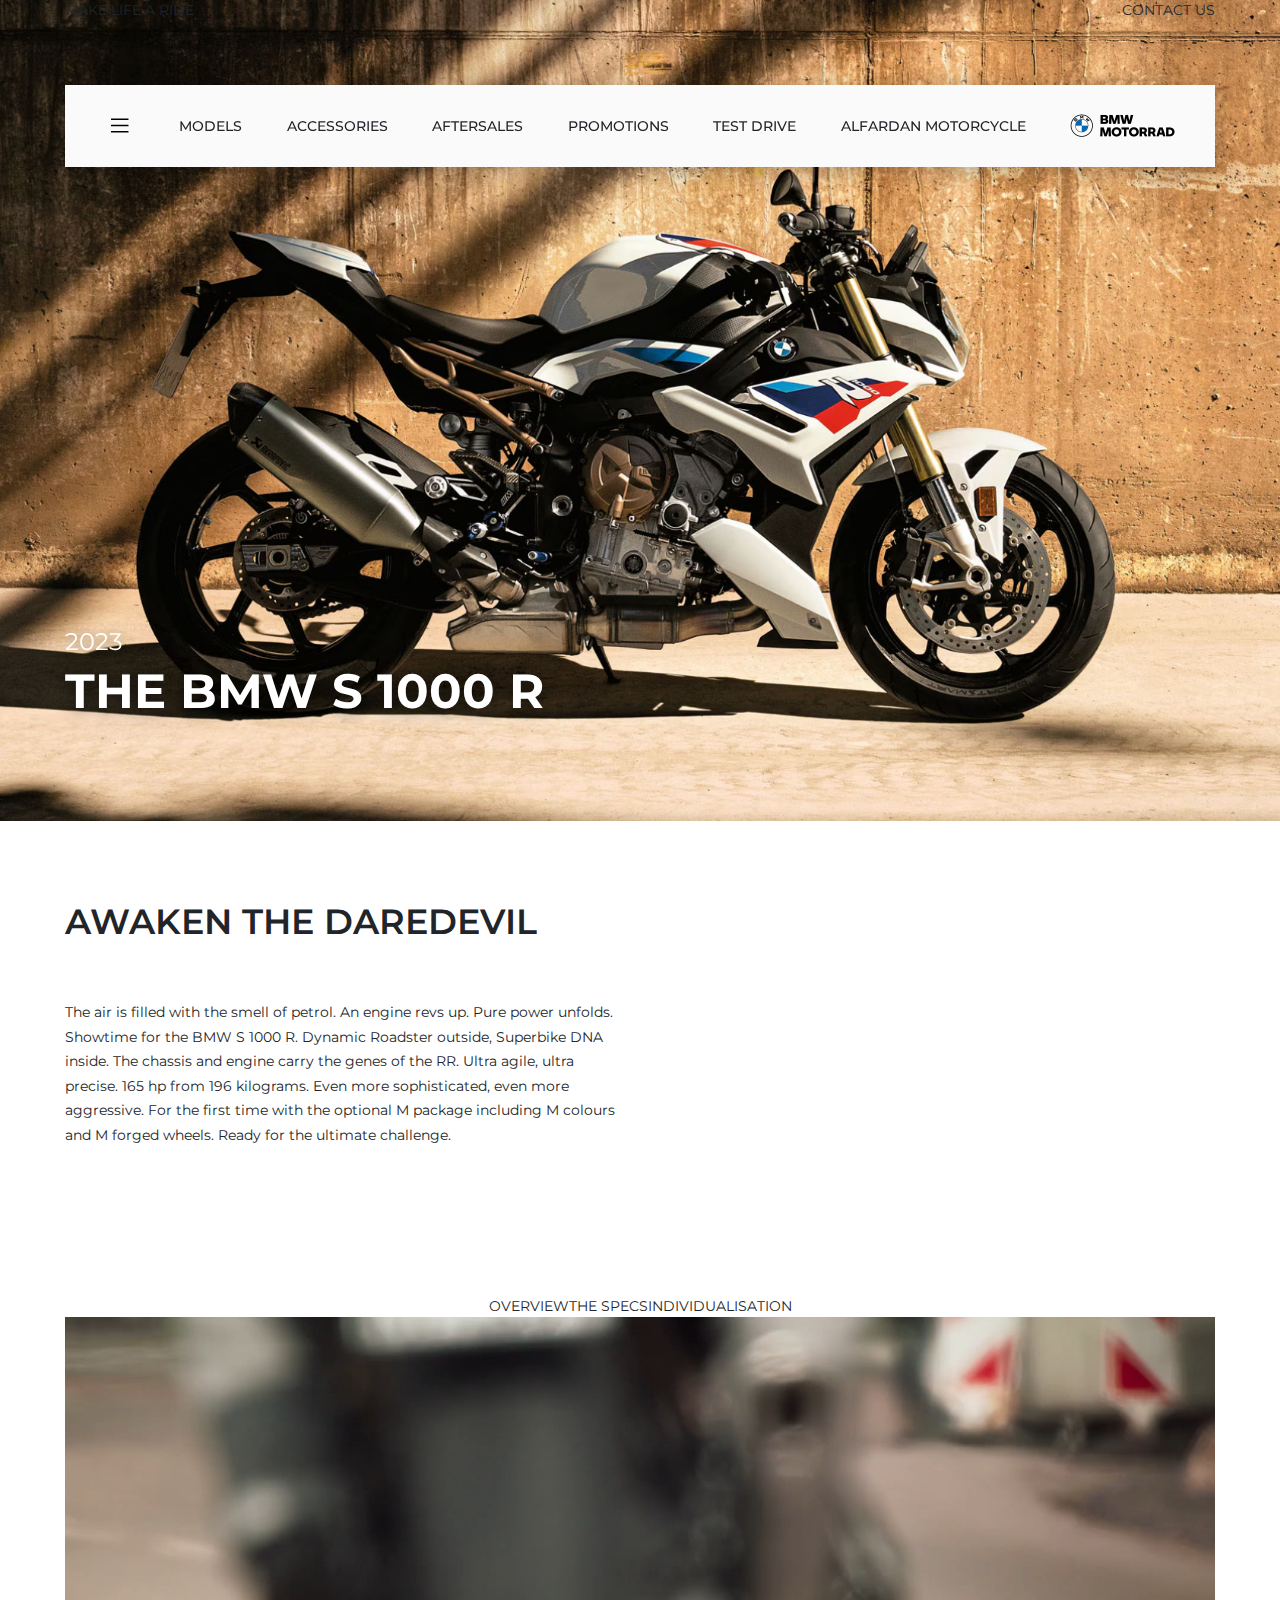
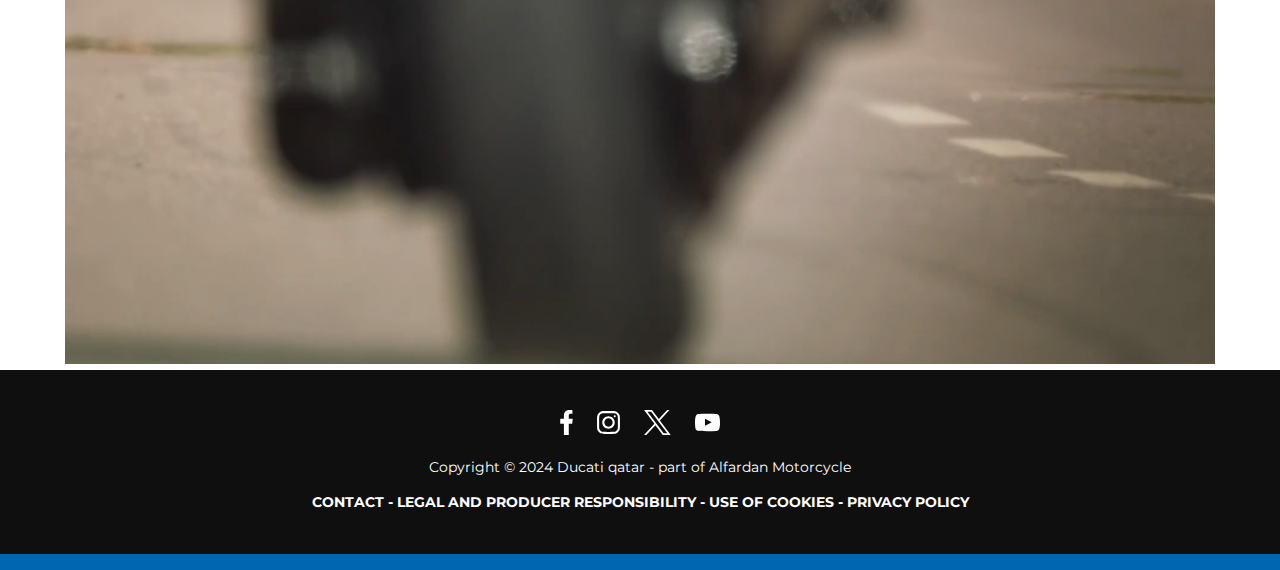
<file: model-details.html>
<!DOCTYPE html>
<html lang="en" class="bn">

<head>
    <!-- Basic Page Needs
    ================================================== -->
    <meta charset="UTF-8">
    <meta http-equiv="X-UA-Compatible" content="IE=edge">

    <!-- Specific Meta
    ================================================== -->
    <meta name="viewport" content="width=device-width, initial-scale=1.0, shrink-to-fit=no">

    <meta name="keyword" 
        content="">

    <meta name="description" 
        content="">

    <meta name="author" content="Alfardan Group">

    <meta name="rights" content="Alfardan Group">

    <!-- Site Title
    ================================================== -->
    <title>BMW S 1000 R - Alfardan Motorcycle</title>

    <!-- Site Favicon
    ================================================== -->
    <link rel="shortcut icon" href="assets/img/favicon.png">

    
    <!-- Google Fonts
    ================================================== -->
    <link rel="preconnect" href="https://fonts.googleapis.com">
    <link rel="preconnect" href="https://fonts.gstatic.com" crossorigin>
    <link href="https://fonts.googleapis.com/css2?family=Montserrat:ital,wght@0,100..900;1,100..900&display=swap" rel="stylesheet">


    <!-- All CSS Here
    ================================================== -->
    <link rel="stylesheet" href="assets/css/bootstrap.min.css">
    <link rel="stylesheet" href="assets/css/fontAwesome5Pro.css">
    <link rel="stylesheet" href="assets/css/swiper-bundle.min.css">
    <link rel="stylesheet" href="assets/css/style.css">
</head>

<body class="p-0">
    <!--~~~~~~~~~~~~~~~~~~~~~~~~~~~~~~~~~~~~~~~
    Preloader Start
    ~~~~~~~~~~~~~~~~~~~~~~~~~~~~~~~~~~~~~~~~-->
    <div class="preloader">
        <img src="assets/img/logo.png"  alt="Alfardan Motorcycle">
    </div>
    <!--~~./ Preloader End ~~-->



    <!--~~~~~~~~~~~~~~~~~~~~~~~~~~~~~~~~~~~~~~~
    Start Header
    ~~~~~~~~~~~~~~~~~~~~~~~~~~~~~~~~~~~~~~~~-->
    <div class="brand_header">
        <div class="container">
            <nav class="nav">
                <button class="bars">
                    <i class="fal fa-bars"></i>
                </button>
                <a href="#" class="menu-link">
                    MODELS
                </a>
                <a href="#" class="menu-link">
                    ACCESSORIES
                </a>
                <a href="#" class="menu-link">
                    AFTERSALES
                </a>
                <a href="#" class="menu-link">
                    PROMOTIONS
                </a>
                <a href="#" class="menu-link">
                    TEST DRIVE
                </a>
                <a href="index.html" class="menu-link">
                    ALFARDAN MOTORCYCLE
                </a>
                <a href="#" class="logo">
                    <img src="assets/img/brands-logo/bmw-motorrad.png" alt="">
                </a>
            </nav>
        </div>
    </div>
    <!--~~./ end Header ~~-->

    <div class="model_details_hero" style="background-image: url(assets/img/banner-BMW-S-1000-R.png);">
        <div class="header_top">
            <div class="container">
                <nav class="nav p-0 justify-content-between align-items-center">
                    <ul>
                        <li>
                            MAKE LIFE A RIDE
                        </li>
                    </ul>
                    <ul>
                        <li>
                            <a href="#">
                                CONTACT US
                            </a>
                        </li>
                    </ul>
                </nav>
            </div>
        </div>
        <div class="container">
            <div class="hero_container">
                <p>
                    2023
                </p>
                <h2 class="main_title">
                    THE BMW S 1000 R
                </h2>
            </div>
        </div>
    </div>

    <div class="model_intro">
        <div class="container">
            <div class="row">
                <div class="col-lg-6">
                    <div class="section-content">
                        <h4 class="title">
                            AWAKEN THE DAREDEVIL
                        </h4>
                        <br><br>
                        <p>
                            The air is filled with the smell of petrol. An engine revs up. Pure power unfolds. Showtime for the BMW S 1000 R. Dynamic Roadster outside, Superbike DNA inside. The chassis and engine carry the genes of the RR. Ultra agile, ultra precise. 165 hp from 196 kilograms. Even more sophisticated, even more aggressive. For the first time with the optional M package including M colours and M forged wheels. Ready for the ultimate challenge. 
                        </p>
                    </div>
                </div>
                <div class="col-lg-6">
                    <div class="section-video">
                        <video autoplay loop class="w-100">
                            <source src="assets/videos/2.mp4">
                        </video>
                    </div>
                </div>
            </div>
        </div>
    </div>

    <div class="hightlights">
        <div class="container">
            <nav class="nav justify-content-center">
                <a href="#">OVERVIEW</a>
                <a href="#">THE SPECS</a>
                <a href="#">INDIVIDUALISATION</a>
            </nav>
        </div>
    </div>
    <div class="model-video">
        <div class="container">
            <video autoplay loop class="w-100">
                <source src="assets/videos/1.mp4">
            </video>
        </div>
    </div>


    <div class="brand_footer bmw">
        <div class="container">
            <div class="social-icons">
                <a href="#">
                    <svg width="13" height="25" viewBox="0 0 13 25" fill="none" xmlns="http://www.w3.org/2000/svg">
                        <path fill-rule="evenodd" clip-rule="evenodd" d="M8.77661 25V13.75H12.1921L12.75 8.75H8.77661V6.3147C8.77661 5.0272 8.80951 3.75 10.6086 3.75H12.4309V0.175171C12.4309 0.121421 10.8656 0 9.2821 0C5.97499 0 3.90425 2.07149 3.90425 5.87524V8.75H0.25V13.75H3.90425V25H8.77661Z" fill="currentcolor"/>
                    </svg>
                </a>
                <a href="#">
                    <svg width="23" height="23" viewBox="0 0 23 23" fill="none" xmlns="http://www.w3.org/2000/svg">
                        <path fill-rule="evenodd" clip-rule="evenodd" d="M11.5 17.75C14.9518 17.75 17.75 14.9518 17.75 11.5C17.75 8.04822 14.9518 5.25 11.5 5.25C8.04822 5.25 5.25 8.04822 5.25 11.5C5.25 14.9518 8.04822 17.75 11.5 17.75ZM11.5 15.6667C13.8011 15.6667 15.6667 13.8011 15.6667 11.5C15.6667 9.19881 13.8011 7.33333 11.5 7.33333C9.19881 7.33333 7.33333 9.19881 7.33333 11.5C7.33333 13.8011 9.19881 15.6667 11.5 15.6667Z" fill="currentcolor"/>
                        <path d="M17.7499 4.20801C17.1746 4.20801 16.7083 4.67438 16.7083 5.24967C16.7083 5.82497 17.1746 6.29134 17.7499 6.29134C18.3252 6.29134 18.7916 5.82497 18.7916 5.24967C18.7916 4.67438 18.3252 4.20801 17.7499 4.20801Z" fill="currentcolor"/>
                        <path fill-rule="evenodd" clip-rule="evenodd" d="M0.722956 3.45456C0.041748 4.7915 0.041748 6.54167 0.041748 10.042V12.9587C0.041748 16.459 0.041748 18.2092 0.722956 19.5461C1.32216 20.7221 2.27829 21.6782 3.45431 22.2774C4.79126 22.9587 6.54143 22.9587 10.0417 22.9587H12.9584C16.4587 22.9587 18.2089 22.9587 19.5458 22.2774C20.7219 21.6782 21.678 20.7221 22.2772 19.5461C22.9584 18.2092 22.9584 16.459 22.9584 12.9587V10.042C22.9584 6.54167 22.9584 4.7915 22.2772 3.45456C21.678 2.27853 20.7219 1.32241 19.5458 0.723201C18.2089 0.0419922 16.4587 0.0419922 12.9584 0.0419922H10.0417C6.54143 0.0419922 4.79126 0.0419922 3.45431 0.723201C2.27829 1.32241 1.32216 2.27853 0.722956 3.45456ZM12.9584 2.12533H10.0417C8.25721 2.12533 7.04409 2.12695 6.10642 2.20355C5.19304 2.27818 4.72596 2.41344 4.40012 2.57946C3.61611 2.97894 2.9787 3.61636 2.57922 4.40037C2.4132 4.7262 2.27794 5.19328 2.20331 6.10666C2.12671 7.04434 2.12508 8.25745 2.12508 10.042V12.9587C2.12508 14.7432 2.12671 15.9563 2.20331 16.894C2.27794 17.8074 2.4132 18.2745 2.57922 18.6003C2.9787 19.3843 3.61611 20.0217 4.40012 20.4212C4.72596 20.5872 5.19304 20.7225 6.10642 20.7971C7.04409 20.8737 8.25721 20.8753 10.0417 20.8753H12.9584C14.743 20.8753 15.956 20.8737 16.8937 20.7971C17.8072 20.7225 18.2743 20.5872 18.6001 20.4212C19.384 20.0217 20.0214 19.3843 20.4209 18.6003C20.587 18.2745 20.7223 17.8074 20.7969 16.894C20.8734 15.9563 20.8751 14.7432 20.8751 12.9587V10.042C20.8751 8.25745 20.8734 7.04434 20.7969 6.10666C20.7223 5.19328 20.587 4.7262 20.4209 4.40037C20.0214 3.61636 19.384 2.97894 18.6001 2.57946C18.2743 2.41344 17.8072 2.27818 16.8937 2.20355C15.956 2.12695 14.743 2.12533 12.9584 2.12533Z" fill="currentcolor"/>
                    </svg>
                </a>
                <a href="#">
                    <svg width="27" height="25" viewBox="0 0 27 25" fill="none" xmlns="http://www.w3.org/2000/svg">
                        <path d="M0.0650318 0L10.3835 13.7889L0 25H2.33709L11.428 15.1843L18.773 25H26.7256L15.8264 10.4356L25.4913 0H23.1543L14.7823 9.03977L8.01768 0H0.0650318ZM3.50182 1.72037H7.15523L23.2884 23.2796H19.635L3.50182 1.72037Z" fill="currentcolor"/>
                    </svg>
                </a>
                <a href="#">
                    <svg width="25" height="19" viewBox="0 0 25 19" fill="none" xmlns="http://www.w3.org/2000/svg">
                        <path fill-rule="evenodd" clip-rule="evenodd" d="M9.98555 12.7326V5.71787C12.4758 6.88966 14.4045 8.02163 16.6856 9.24204C14.8042 10.2854 12.4758 11.4561 9.98555 12.7326ZM23.8638 2.2291C23.4342 1.66315 22.7021 1.22261 21.9226 1.07676C19.6316 0.641699 5.33873 0.640461 3.04894 1.07676C2.42389 1.19394 1.8673 1.47717 1.38917 1.91722C-0.625453 3.78709 0.00583272 13.8146 0.491434 15.4389C0.695634 16.142 0.959613 16.6491 1.29206 16.9819C1.72039 17.4219 2.30683 17.7249 2.98045 17.8608C4.86682 18.251 14.585 18.4692 21.8827 17.9194C22.5551 17.8022 23.1503 17.4895 23.6197 17.0307C25.4824 15.1683 25.3554 4.57767 23.8638 2.2291Z" fill="currentcolor"/>
                    </svg>
                </a>
            </div>
            <p class="text-center">
                Copyright &copy; 2024 Ducati qatar - part of Alfardan Motorcycle
            </p>
            <p class="fw-bold text-center">
                <a href="#">CONTACT</a>
                -
                <a href="#">LEGAL AND PRODUCER RESPONSIBILITY</a>
                -
                <a href="#">USE OF COOKIES</a>
                -
                <a href="#">PRIVACY POLICY</a>
            </p>
        </div>
    </div>



    <!-- All The JS Files
    ================================================== -->
    <script src="assets/js/bootstrap.min.js"></script>
    <script src="assets/js/jquery-3.6.0.min.js"></script>
    <script src="assets/js/swiper-bundle.min.js"></script>
    <script src="assets/js/parallax.min.js"></script>
    <script src="assets/js/script.js"></script>

</body>
</html>
</file>
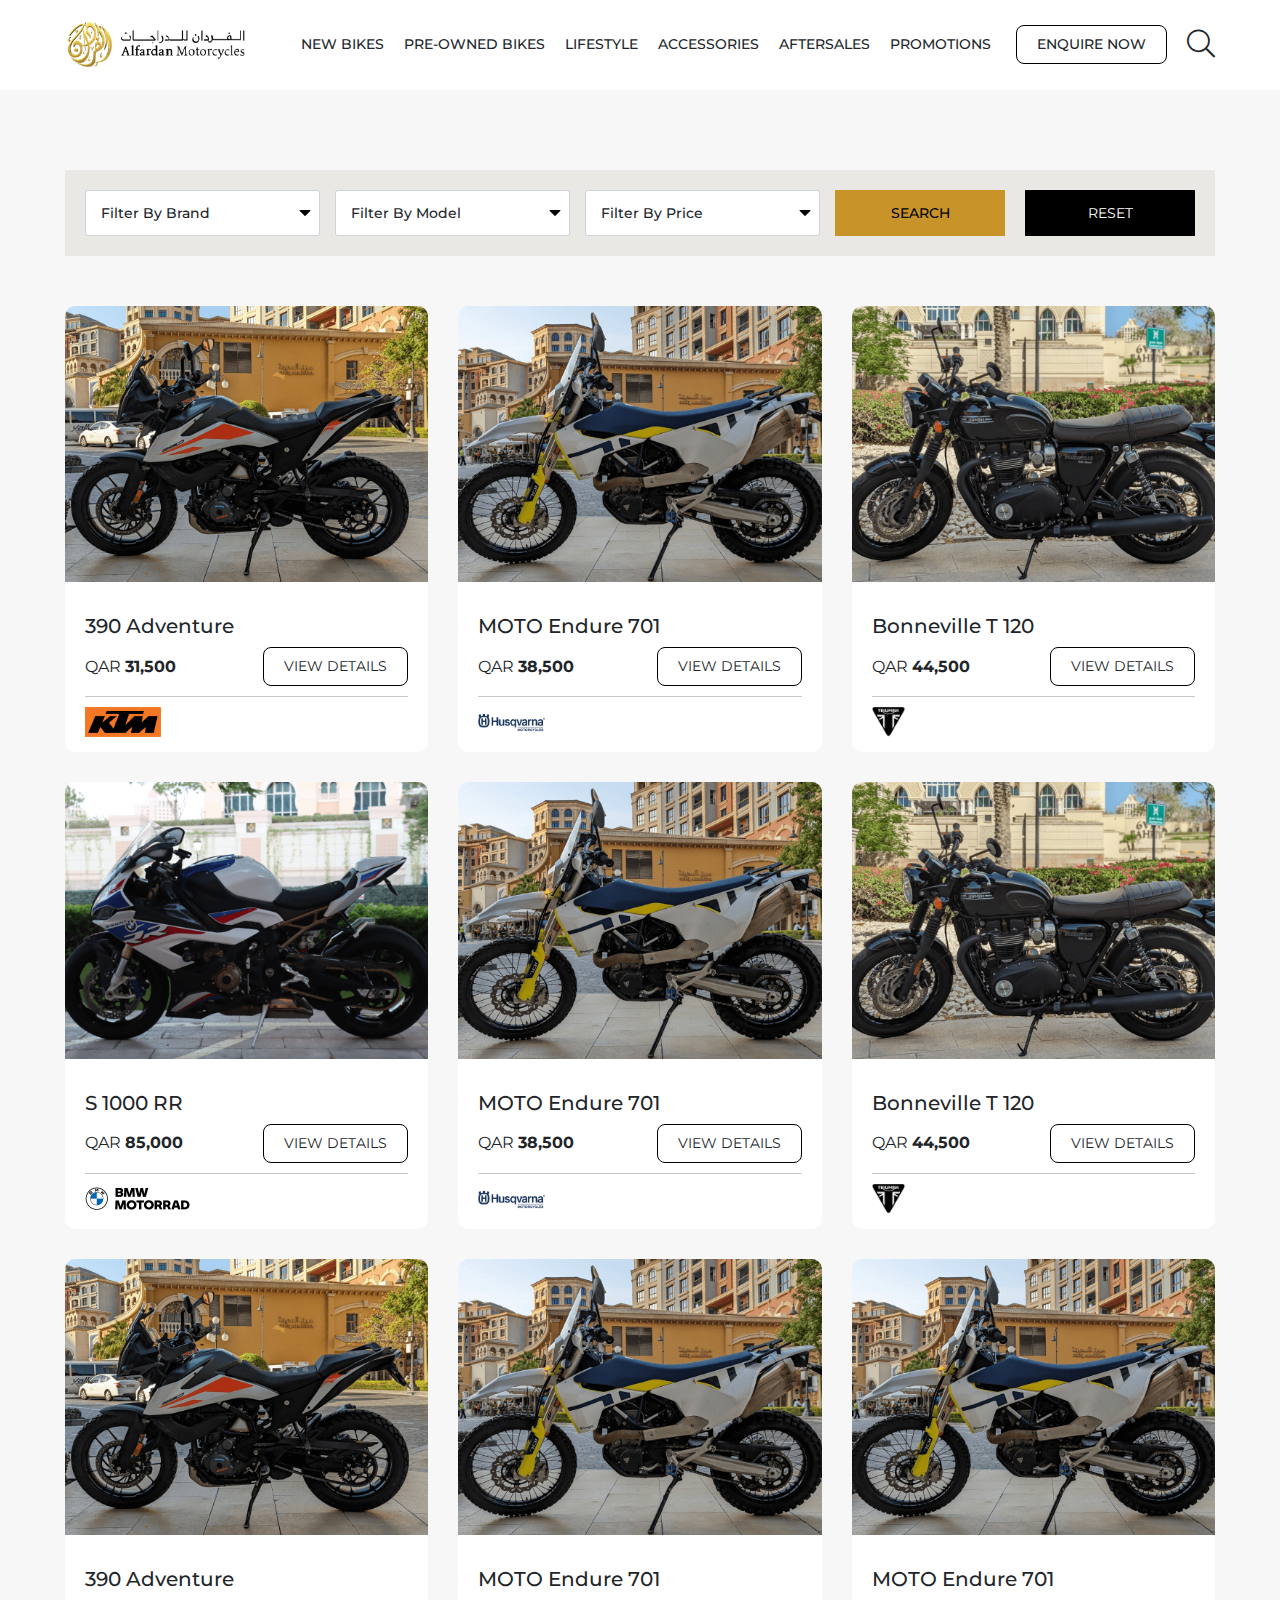
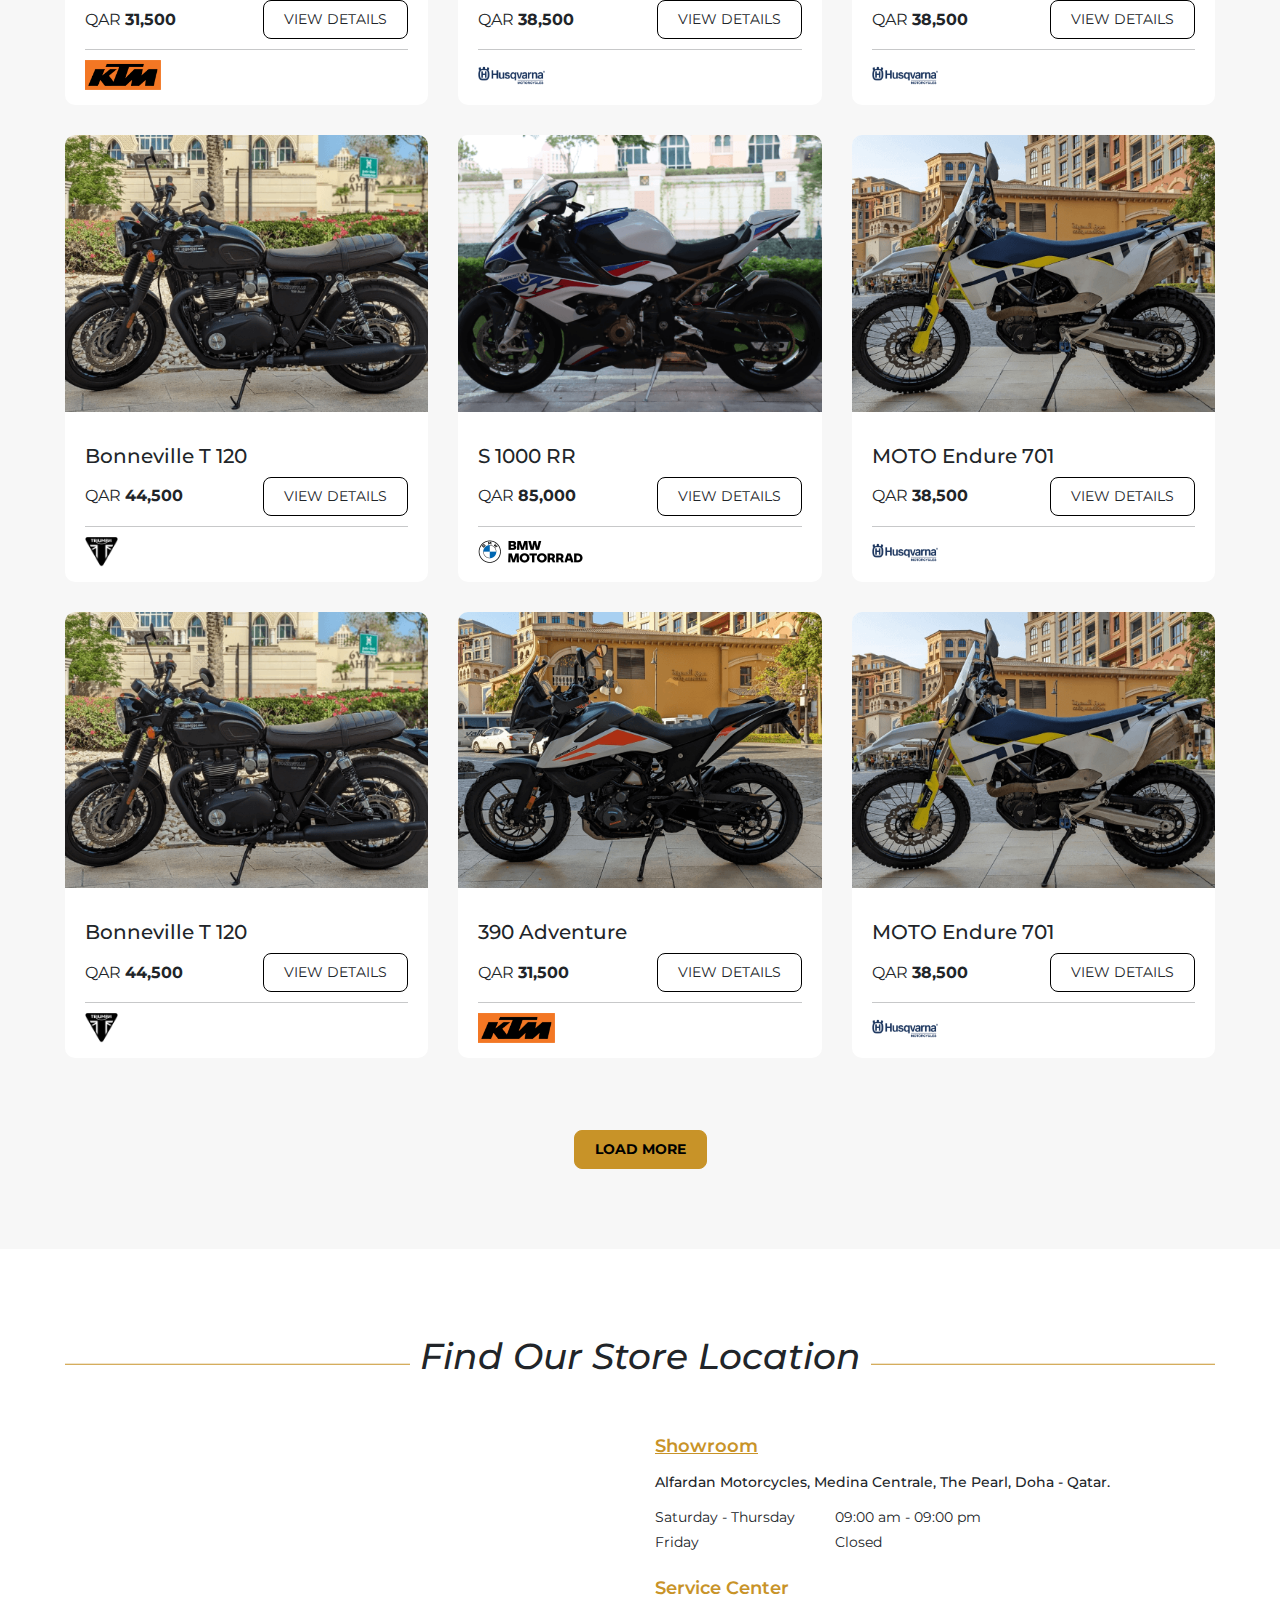
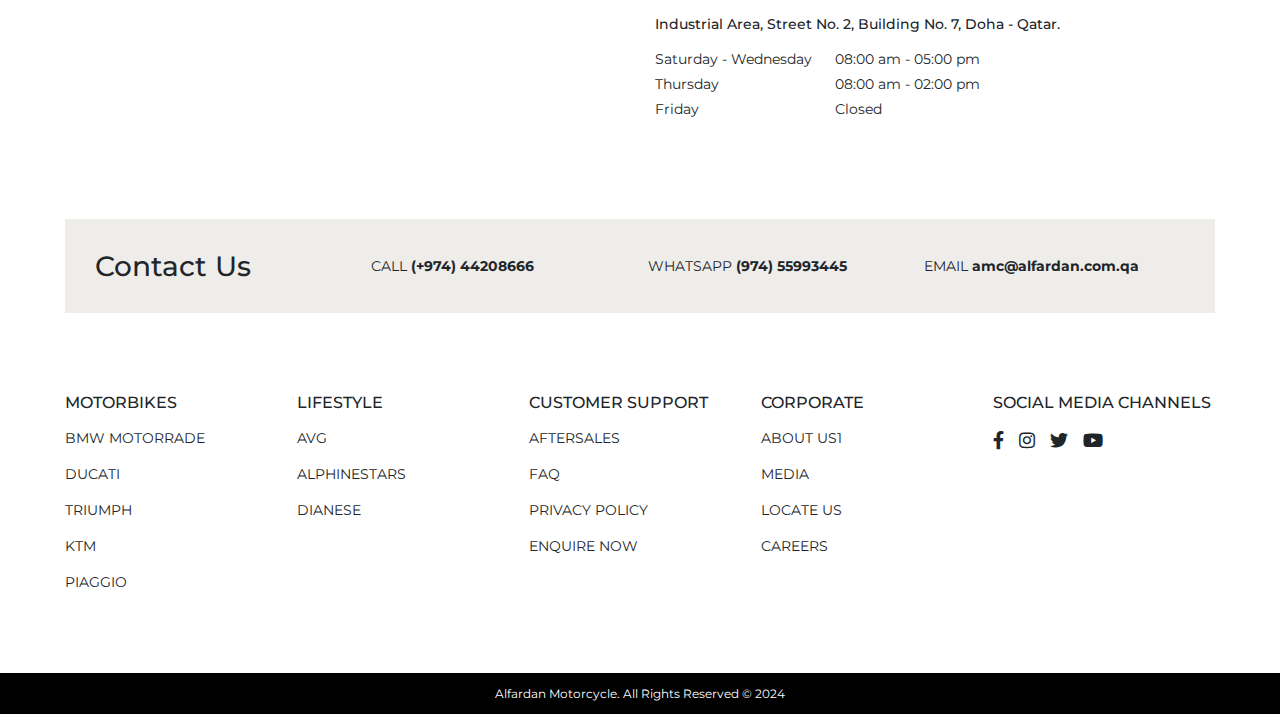
<file: preowned.html>
<!DOCTYPE html>
<html lang="en" class="bn">

<head>
    <!-- Basic Page Needs
    ================================================== -->
    <meta charset="UTF-8">
    <meta http-equiv="X-UA-Compatible" content="IE=edge">

    <!-- Specific Meta
    ================================================== -->
    <meta name="viewport" content="width=device-width, initial-scale=1.0, shrink-to-fit=no">

    <meta name="keyword" 
        content="">

    <meta name="description" 
        content="">

    <meta name="author" content="Alfardan Group">

    <meta name="rights" content="Alfardan Group">

    <!-- Site Title
    ================================================== -->
    <title>Alfardan | Motorcycle</title>

    <!-- Site Favicon
    ================================================== -->
    <link rel="shortcut icon" href="assets/img/favicon.png">

    
    <!-- Google Fonts
    ================================================== -->
    <link rel="preconnect" href="https://fonts.googleapis.com">
    <link rel="preconnect" href="https://fonts.gstatic.com" crossorigin>
    <link href="https://fonts.googleapis.com/css2?family=Montserrat:ital,wght@0,100..900;1,100..900&display=swap" rel="stylesheet">


    <!-- All CSS Here
    ================================================== -->
    <link rel="stylesheet" href="assets/css/bootstrap.min.css">
    <link rel="stylesheet" href="assets/css/fontAwesome5Pro.css">
    <link rel="stylesheet" href="assets/css/swiper-bundle.min.css">
    <link rel="stylesheet" href="assets/css/style.css">
</head>

<body>
    <!--~~~~~~~~~~~~~~~~~~~~~~~~~~~~~~~~~~~~~~~
    Preloader Start
    ~~~~~~~~~~~~~~~~~~~~~~~~~~~~~~~~~~~~~~~~-->
    <div class="preloader">
        <img src="assets/img/logo.png"  alt="Alfardan Motorcycle">
    </div>
    <!--~~./ Preloader End ~~-->



    <!--~~~~~~~~~~~~~~~~~~~~~~~~~~~~~~~~~~~~~~~
    Start Header
    ~~~~~~~~~~~~~~~~~~~~~~~~~~~~~~~~~~~~~~~~-->
    <header class="primary__header">
        <div class="container">
            <nav class="nav align-items-center">
                <a href="index.html" class="brand-logo">
                    <img src="assets/img/logo.png" alt="Alfardan Motorcycle">
                </a>
                <ul class="main-menu ms-auto">
                    <li class="menu-item-has-children">
                        <a href="#">
                            NEW BIKES
                        </a>
                        <ul class="sub-menu">
                            <li>
                                <a href="#">PIAGGIO</a>
                            </li>
                            <li>
                                <a href="#">APPRILIA</a>
                            </li>
                            <li>
                                <a href="#">MOTOGUZZI</a>
                            </li>
                            <li>
                                <a href="#">VESPA</a>
                            </li>
                            <li>
                                <a href="#">KTM</a>
                            </li>
                            <li>
                                <a href="#">GASGAS</a>
                            </li>
                            <li>
                                <a href="#">HUSQVARNA</a>
                            </li>
                            <li>
                                <a href="#">MV AGUSTA</a>
                            </li>
                            <li>
                                <a href="bmw.html" target="_blank">BMW MOTORRAD</a>
                            </li>
                            <li>
                                <a href="ducati.html" target="_blank">DUCATI</a>
                            </li>
                            <li>
                                <a href="#">TRIUMPH</a>
                            </li>
                        </ul>
                    </li>
                    <li>
                        <a href="preowned.html">
                            PRE-OWNED BIKES
                        </a>
                    </li>
                    <li class="menu-item-has-children">
                        <a href="lifestyle.html">
                            LIFESTYLE
                        </a>

                        <ul class="sub-menu">
                            <li class="menu-item-has-children">
                                <a href="#">
                                    RIDERS GEAR
                                </a>
                                <ul class="sub-menu">
                                    <li>
                                        <a href="#">
                                            SUITES
                                        </a>
                                    </li>
                                    <li>
                                        <a href="#">
                                            JACKETS
                                        </a>
                                    </li>
                                    <li>
                                        <a href="#">
                                            TROUSERS
                                        </a>
                                    </li>
                                    <li>
                                        <a href="#">
                                            HELMETS
                                        </a>
                                    </li>
                                </ul>
                            </li>
                            <li>
                                <a href="#">LIFESTYLE CLOTHING</a>
                            </li>
                        </ul>
                    </li>
                    <li class="menu-item-has-children">
                        <a href="#">
                            ACCESSORIES
                        </a>
                        <ul class="sub-menu">
                            <li>
                                <a href="#">
                                    COMPORT
                                </a>
                            </li>
                            <li>
                                <a href="#">
                                    STYLING
                                </a>
                            </li>
                            <li>
                                <a href="#">
                                    PROTECTION
                                </a>
                            </li>
                            <li>
                                <a href="#">
                                    LUGGAGE
                                </a>
                            </li>
                            <li>
                                <a href="#">
                                    PERFORMANCE
                                </a>
                            </li>
                            <li>
                                <a href="#">
                                    ELECTRICAL
                                </a>
                            </li>
                            <li>
                                <a href="#">
                                    GARAGE/TRANSPORT
                                </a>
                            </li>
                            <li>
                                <a href="#">
                                    SECURITY
                                </a>
                            </li>
                        </ul>
                    </li>
                    <li class="menu-item-has-children">
                        <a href="#">
                            AFTERSALES
                        </a>
                        <ul class="sub-menu">
                            <li class="menu-item-has-children">
                                <a href="#">
                                    SERVICE
                                </a>
                                <ul class="sub-menu">
                                    <li>
                                        <a href="#">
                                            ENQUIRE
                                        </a>
                                    </li>
                                    <li>
                                        <a href="#">
                                            BOOK APPOINTMENT
                                        </a>
                                    </li>
                                </ul>
                            </li>
                            <li class="menu-item-has-children">
                                <a href="#">
                                    PARTS
                                </a>
                                <ul class="sub-menu">
                                    <li>
                                        <a href="#">
                                            ENQUIRE
                                        </a>
                                    </li>
                                    <li>
                                        <a href="#">
                                            BOOK APPOINTMENT
                                        </a>
                                    </li>
                                </ul>
                            </li>
                        </ul>
                    </li>
                    <li>
                        <a href="#">
                            PROMOTIONS
                        </a>
                    </li>
                </ul>
                <div class="buttons">
                    <a href="#contact_modal" data-bs-toggle="modal" class="btn__primary__outline">
                        ENQUIRE NOW
                    </a>
                    <a href="#openSearch" data-bs-toggle="modal">
                        <i class="fal fa-search fa-2x"></i>
                    </a>
                    <button type="button" class="offcanvas__toggler">
                        <i class="fal fa-bars"></i>
                    </button>
                </div>
            </nav>
        </div>
    </header>
    <div class="offcanvas__menu">
        <div class="menu-header">
            <a href="index.html" class="brand-logo">
                <img src="assets/img/logo.png" width="200" alt="Alfardan Motorcycle">
            </a>
            <button type="button" class="offcanvas__close">
                <i class="fal fa-times"></i>
            </button>
        </div>

        <div class="buttons">
            <a href="#contact_modal" data-bs-toggle="modal" class="btn__primary__outline">
                ENQUIRE NOW
            </a>
        </div>

        <ul class="main-menu">
            <li class="menu-item-has-children">
                <a href="javascript:void(0)">
                    NEW BIKES
                </a>
                <ul class="sub-menu">
                    <li>
                        <a href="#">PIAGGIO</a>
                    </li>
                    <li>
                        <a href="#">APPRILIA</a>
                    </li>
                    <li>
                        <a href="#">MOTOGUZZI</a>
                    </li>
                    <li>
                        <a href="#">VESPA</a>
                    </li>
                    <li>
                        <a href="#">KTM</a>
                    </li>
                    <li>
                        <a href="#">GASGAS</a>
                    </li>
                    <li>
                        <a href="#">HUSQVARNA</a>
                    </li>
                    <li>
                        <a href="#">MV AGUSTA</a>
                    </li>
                    <li>
                        <a href="bmw.html">BMW MOTORRAD</a>
                    </li>
                    <li>
                        <a href="ducati.html">DUCATI</a>
                    </li>
                    <li>
                        <a href="#">TRIUMPH</a>
                    </li>
                </ul>
            </li>
            <li>
                <a href="preowned.html">
                    PRE-OWNED BIKES
                </a>
            </li>
            <li class="menu-item-has-children">
                <a href="javascript:void(0)">
                    LIFESTYLE
                </a>

                <ul class="sub-menu">
                    <li class="menu-item-has-children">
                        <a href="javascript:void(0)">
                            RIDERS GEAR
                        </a>
                        <ul class="sub-menu">
                            <li>
                                <a href="#">
                                    SUITES
                                </a>
                            </li>
                            <li>
                                <a href="#">
                                    JACKETS
                                </a>
                            </li>
                            <li>
                                <a href="#">
                                    TROUSERS
                                </a>
                            </li>
                            <li>
                                <a href="#">
                                    HELMETS
                                </a>
                            </li>
                        </ul>
                    </li>
                    <li>
                        <a href="lifestyle.html">LIFESTYLE CLOTHING</a>
                    </li>
                </ul>
            </li>
            <li class="menu-item-has-children">
                <a href="javascript:void(0)">
                    ACCESSORIES
                </a>
                <ul class="sub-menu">
                    <li>
                        <a href="#">
                            COMPORT
                        </a>
                    </li>
                    <li>
                        <a href="#">
                            STYLING
                        </a>
                    </li>
                    <li>
                        <a href="#">
                            PROTECTION
                        </a>
                    </li>
                    <li>
                        <a href="#">
                            LUGGAGE
                        </a>
                    </li>
                    <li>
                        <a href="#">
                            PERFORMANCE
                        </a>
                    </li>
                    <li>
                        <a href="#">
                            ELECTRICAL
                        </a>
                    </li>
                    <li>
                        <a href="#">
                            GARAGE/TRANSPORT
                        </a>
                    </li>
                    <li>
                        <a href="#">
                            SECURITY
                        </a>
                    </li>
                </ul>
            </li>
            <li class="menu-item-has-children">
                <a href="javascript:void(0)">
                    AFTERSALES
                </a>
                <ul class="sub-menu">
                    <li class="menu-item-has-children">
                        <a href="javascript:void(0)">
                            SERVICE
                        </a>
                        <ul class="sub-menu">
                            <li>
                                <a href="#">
                                    ENQUIRE
                                </a>
                            </li>
                            <li>
                                <a href="#">
                                    BOOK APPOINTMENT
                                </a>
                            </li>
                        </ul>
                    </li>
                    <li class="menu-item-has-children">
                        <a href="javascript:void(0)">
                            PARTS
                        </a>
                        <ul class="sub-menu">
                            <li>
                                <a href="#">
                                    ENQUIRE
                                </a>
                            </li>
                            <li>
                                <a href="#">
                                    BOOK APPOINTMENT
                                </a>
                            </li>
                        </ul>
                    </li>
                </ul>
            </li>
            <li>
                <a href="#">
                    PROMOTIONS
                </a>
            </li>
        </ul>
    </div>
    <!--~~./ end Header ~~-->



    <!--~~~~~~~~~~~~~~~~~~~~~~~~~~~~~~~~~~~~~~~
    Start Pre-Owned Bikes
    ~~~~~~~~~~~~~~~~~~~~~~~~~~~~~~~~~~~~~~~~-->
    <div class="preowned_bikes">
        <div class="container">
            <form action="#" class="filter_preowned_bikes">
                <div class="row g-4 g-xxl-5">
                    <div class="col-lg-8">
                        <div class="row g-4">
                            <div class="col-sm-4">
                                <fieldset>
                                    <select name="brand" class="form-control">
                                        <option value="*">Filter By Brand</option>
                                        <option value="">PIAGGIO</option>
                                        <option value="">APRILIA</option>
                                        <option value="">MOTOGUZZI</option>
                                        <option value="">VESPA</option>
                                        <option value="">BMW MOTORRAD</option>
                                    </select>
                                </fieldset>
                            </div>
                            <div class="col-sm-4">
                                <fieldset>
                                    <select name="brand" class="form-control">
                                        <option value="*">Filter By Model</option>
                                        <option value="">MP3</option>
                                        <option value="">Beverly</option>
                                        <option value="">Medley</option>
                                        <option value="">Liberty</option>
                                        <option value="">Zip</option>
                                    </select>
                                </fieldset>
                            </div>
                            <div class="col-sm-4">
                                <fieldset>
                                    <select name="brand" class="form-control">
                                        <option value="*">Filter By Price</option>
                                        <option value="">Low to High</option>
                                        <option value="">Hight to Low</option>
                                    </select>
                                </fieldset>
                            </div>
                        </div>
                    </div>
                    <div class="col-lg-4">
                        <div class="button-group">
                            <button type="submit" class="btn__theme">
                                SEARCH
                            </button>
                            <button type="reset" class="btn__primary">
                                RESET
                            </button>
                        </div>
                    </div>
                </div>
            </form>

            <div class="preowned_bikes_display">
                <div class="row g-5 justify-content-center">
                    <div class="col-sm-6 col-xl-4 col-xxl-3">
                        <div class="bike_item">
                            <div class="image">
                                <a href="#">
                                    <img src="assets/img/bikes/390-adventure.png" alt="">
                                </a>
                            </div>
                            <div class="information">
                                <h4 class="name mb-2">
                                    <a href="#">
                                        390 Adventure
                                    </a>
                                </h4>
                                <div class="price-dtls d-flex align-items-center justify-content-between">
                                    <p>
                                        QAR <b>31,500</b>
                                    </p>
                                    <a href="#" class="btn__primary__outline">
                                        VIEW DETAILS
                                    </a>
                                </div>
                                <hr>
                                <div class="brand">
                                    <img src="assets/img/brands-logo/ktm-logo.png" alt="">
                                </div>
                            </div>
                        </div>
                    </div>
                    <div class="col-sm-6 col-xl-4 col-xxl-3">
                        <div class="bike_item">
                            <div class="image">
                                <a href="#">
                                    <img src="assets/img/bikes/moto-endure-701.png" alt="">
                                </a>
                            </div>
                            <div class="information">
                                <h4 class="name mb-2">
                                    <a href="#">
                                        MOTO Endure 701
                                    </a>
                                </h4>
                                <div class="price-dtls d-flex align-items-center justify-content-between">
                                    <p>
                                        QAR <b>38,500</b>
                                    </p>
                                    <a href="#" class="btn__primary__outline">
                                        VIEW DETAILS
                                    </a>
                                </div>
                                <hr>
                                <div class="brand">
                                    <img src="assets/img/brands-logo/husqvarna.png" alt="">
                                </div>
                            </div>
                        </div>
                    </div>
                    <div class="col-sm-6 col-xl-4 col-xxl-3">
                        <div class="bike_item">
                            <div class="image">
                                <a href="#">
                                    <img src="assets/img/bikes/bonneville-t-120.png" alt="">
                                </a>
                            </div>
                            <div class="information">
                                <h4 class="name mb-2">
                                    <a href="#">
                                        Bonneville T 120
                                    </a>
                                </h4>
                                <div class="price-dtls d-flex align-items-center justify-content-between">
                                    <p>
                                        QAR <b>44,500</b>
                                    </p>
                                    <a href="#" class="btn__primary__outline">
                                        VIEW DETAILS
                                    </a>
                                </div>
                                <hr>
                                <div class="brand">
                                    <img src="assets/img/brands-logo/triumph.png" alt="">
                                </div>
                            </div>
                        </div>
                    </div>
                    <div class="col-sm-6 col-xl-4 col-xxl-3">
                        <div class="bike_item">
                            <div class="image">
                                <a href="#">
                                    <img src="assets/img/bikes/S-1000-RR.png" alt="S 1000 RR">
                                </a>
                            </div>
                            <div class="information">
                                <h4 class="name mb-2">
                                    <a href="#">
                                        S 1000 RR
                                    </a>
                                </h4>
                                <div class="price-dtls d-flex align-items-center justify-content-between">
                                    <p>
                                        QAR <b>85,000</b>
                                    </p>
                                    <a href="#" class="btn__primary__outline">
                                        VIEW DETAILS
                                    </a>
                                </div>
                                <hr>
                                <div class="brand">
                                    <img src="assets/img/brands-logo/bmw-motorrad.png" alt="">
                                </div>
                            </div>
                        </div>
                    </div>
                    <div class="col-sm-6 col-xl-4 col-xxl-3">
                        <div class="bike_item">
                            <div class="image">
                                <a href="#">
                                    <img src="assets/img/bikes/moto-endure-701.png" alt="">
                                </a>
                            </div>
                            <div class="information">
                                <h4 class="name mb-2">
                                    <a href="#">
                                        MOTO Endure 701
                                    </a>
                                </h4>
                                <div class="price-dtls d-flex align-items-center justify-content-between">
                                    <p>
                                        QAR <b>38,500</b>
                                    </p>
                                    <a href="#" class="btn__primary__outline">
                                        VIEW DETAILS
                                    </a>
                                </div>
                                <hr>
                                <div class="brand">
                                    <img src="assets/img/brands-logo/husqvarna.png" alt="">
                                </div>
                            </div>
                        </div>
                    </div>
                    <div class="col-sm-6 col-xl-4 col-xxl-3">
                        <div class="bike_item">
                            <div class="image">
                                <a href="#">
                                    <img src="assets/img/bikes/bonneville-t-120.png" alt="">
                                </a>
                            </div>
                            <div class="information">
                                <h4 class="name mb-2">
                                    <a href="#">
                                        Bonneville T 120
                                    </a>
                                </h4>
                                <div class="price-dtls d-flex align-items-center justify-content-between">
                                    <p>
                                        QAR <b>44,500</b>
                                    </p>
                                    <a href="#" class="btn__primary__outline">
                                        VIEW DETAILS
                                    </a>
                                </div>
                                <hr>
                                <div class="brand">
                                    <img src="assets/img/brands-logo/triumph.png" alt="">
                                </div>
                            </div>
                        </div>
                    </div>
                    <div class="col-sm-6 col-xl-4 col-xxl-3">
                        <div class="bike_item">
                            <div class="image">
                                <a href="#">
                                    <img src="assets/img/bikes/390-adventure.png" alt="">
                                </a>
                            </div>
                            <div class="information">
                                <h4 class="name mb-2">
                                    <a href="#">
                                        390 Adventure
                                    </a>
                                </h4>
                                <div class="price-dtls d-flex align-items-center justify-content-between">
                                    <p>
                                        QAR <b>31,500</b>
                                    </p>
                                    <a href="#" class="btn__primary__outline">
                                        VIEW DETAILS
                                    </a>
                                </div>
                                <hr>
                                <div class="brand">
                                    <img src="assets/img/brands-logo/ktm-logo.png" alt="">
                                </div>
                            </div>
                        </div>
                    </div>
                    <div class="col-sm-6 col-xl-4 col-xxl-3">
                        <div class="bike_item">
                            <div class="image">
                                <a href="#">
                                    <img src="assets/img/bikes/moto-endure-701.png" alt="">
                                </a>
                            </div>
                            <div class="information">
                                <h4 class="name mb-2">
                                    <a href="#">
                                        MOTO Endure 701
                                    </a>
                                </h4>
                                <div class="price-dtls d-flex align-items-center justify-content-between">
                                    <p>
                                        QAR <b>38,500</b>
                                    </p>
                                    <a href="#" class="btn__primary__outline">
                                        VIEW DETAILS
                                    </a>
                                </div>
                                <hr>
                                <div class="brand">
                                    <img src="assets/img/brands-logo/husqvarna.png" alt="">
                                </div>
                            </div>
                        </div>
                    </div>
                    <div class="col-sm-6 col-xl-4 col-xxl-3">
                        <div class="bike_item">
                            <div class="image">
                                <a href="#">
                                    <img src="assets/img/bikes/moto-endure-701.png" alt="">
                                </a>
                            </div>
                            <div class="information">
                                <h4 class="name mb-2">
                                    <a href="#">
                                        MOTO Endure 701
                                    </a>
                                </h4>
                                <div class="price-dtls d-flex align-items-center justify-content-between">
                                    <p>
                                        QAR <b>38,500</b>
                                    </p>
                                    <a href="#" class="btn__primary__outline">
                                        VIEW DETAILS
                                    </a>
                                </div>
                                <hr>
                                <div class="brand">
                                    <img src="assets/img/brands-logo/husqvarna.png" alt="">
                                </div>
                            </div>
                        </div>
                    </div>
                    <div class="col-sm-6 col-xl-4 col-xxl-3">
                        <div class="bike_item">
                            <div class="image">
                                <a href="#">
                                    <img src="assets/img/bikes/bonneville-t-120.png" alt="">
                                </a>
                            </div>
                            <div class="information">
                                <h4 class="name mb-2">
                                    <a href="#">
                                        Bonneville T 120
                                    </a>
                                </h4>
                                <div class="price-dtls d-flex align-items-center justify-content-between">
                                    <p>
                                        QAR <b>44,500</b>
                                    </p>
                                    <a href="#" class="btn__primary__outline">
                                        VIEW DETAILS
                                    </a>
                                </div>
                                <hr>
                                <div class="brand">
                                    <img src="assets/img/brands-logo/triumph.png" alt="">
                                </div>
                            </div>
                        </div>
                    </div>
                    <div class="col-sm-6 col-xl-4 col-xxl-3">
                        <div class="bike_item">
                            <div class="image">
                                <a href="#">
                                    <img src="assets/img/bikes/S-1000-RR.png" alt="S 1000 RR">
                                </a>
                            </div>
                            <div class="information">
                                <h4 class="name mb-2">
                                    <a href="#">
                                        S 1000 RR
                                    </a>
                                </h4>
                                <div class="price-dtls d-flex align-items-center justify-content-between">
                                    <p>
                                        QAR <b>85,000</b>
                                    </p>
                                    <a href="#" class="btn__primary__outline">
                                        VIEW DETAILS
                                    </a>
                                </div>
                                <hr>
                                <div class="brand">
                                    <img src="assets/img/brands-logo/bmw-motorrad.png" alt="">
                                </div>
                            </div>
                        </div>
                    </div>
                    <div class="col-sm-6 col-xl-4 col-xxl-3">
                        <div class="bike_item">
                            <div class="image">
                                <a href="#">
                                    <img src="assets/img/bikes/moto-endure-701.png" alt="">
                                </a>
                            </div>
                            <div class="information">
                                <h4 class="name mb-2">
                                    <a href="#">
                                        MOTO Endure 701
                                    </a>
                                </h4>
                                <div class="price-dtls d-flex align-items-center justify-content-between">
                                    <p>
                                        QAR <b>38,500</b>
                                    </p>
                                    <a href="#" class="btn__primary__outline">
                                        VIEW DETAILS
                                    </a>
                                </div>
                                <hr>
                                <div class="brand">
                                    <img src="assets/img/brands-logo/husqvarna.png" alt="">
                                </div>
                            </div>
                        </div>
                    </div>
                    <div class="col-sm-6 col-xl-4 col-xxl-3">
                        <div class="bike_item">
                            <div class="image">
                                <a href="#">
                                    <img src="assets/img/bikes/bonneville-t-120.png" alt="">
                                </a>
                            </div>
                            <div class="information">
                                <h4 class="name mb-2">
                                    <a href="#">
                                        Bonneville T 120
                                    </a>
                                </h4>
                                <div class="price-dtls d-flex align-items-center justify-content-between">
                                    <p>
                                        QAR <b>44,500</b>
                                    </p>
                                    <a href="#" class="btn__primary__outline">
                                        VIEW DETAILS
                                    </a>
                                </div>
                                <hr>
                                <div class="brand">
                                    <img src="assets/img/brands-logo/triumph.png" alt="">
                                </div>
                            </div>
                        </div>
                    </div>
                    <div class="col-sm-6 col-xl-4 col-xxl-3">
                        <div class="bike_item">
                            <div class="image">
                                <a href="#">
                                    <img src="assets/img/bikes/390-adventure.png" alt="">
                                </a>
                            </div>
                            <div class="information">
                                <h4 class="name mb-2">
                                    <a href="#">
                                        390 Adventure
                                    </a>
                                </h4>
                                <div class="price-dtls d-flex align-items-center justify-content-between">
                                    <p>
                                        QAR <b>31,500</b>
                                    </p>
                                    <a href="#" class="btn__primary__outline">
                                        VIEW DETAILS
                                    </a>
                                </div>
                                <hr>
                                <div class="brand">
                                    <img src="assets/img/brands-logo/ktm-logo.png" alt="">
                                </div>
                            </div>
                        </div>
                    </div>
                    <div class="col-sm-6 col-xl-4 col-xxl-3">
                        <div class="bike_item">
                            <div class="image">
                                <a href="#">
                                    <img src="assets/img/bikes/moto-endure-701.png" alt="">
                                </a>
                            </div>
                            <div class="information">
                                <h4 class="name mb-2">
                                    <a href="#">
                                        MOTO Endure 701
                                    </a>
                                </h4>
                                <div class="price-dtls d-flex align-items-center justify-content-between">
                                    <p>
                                        QAR <b>38,500</b>
                                    </p>
                                    <a href="#" class="btn__primary__outline">
                                        VIEW DETAILS
                                    </a>
                                </div>
                                <hr>
                                <div class="brand">
                                    <img src="assets/img/brands-logo/husqvarna.png" alt="">
                                </div>
                            </div>
                        </div>
                    </div>
                </div>
            </div>
            <div class="readmore text-center mt-5">
                <br><br>
                <a href="#" class="btn__theme fw-bold">
                    LOAD MORE
                </a>
            </div>
        </div>
    </div>
    <!--~~./ end Pre-Owned Bikes ~~-->



    <!--~~~~~~~~~~~~~~~~~~~~~~~~~~~~~~~~~~~~~~~
    Start Our Locations
    ~~~~~~~~~~~~~~~~~~~~~~~~~~~~~~~~~~~~~~~~-->
    <div class="our-location">
        <div class="container">
            <div class="section-title text-center">
                <span style="--clr: #fff">
                    Find Our Store Location
                </span>
            </div>

            <div class="location-row">
                <div class="row g-5">
                    <div class="col-md-6">
                        <div class="tab-content" >
                            <div class="tab-pane fade show active" id="showroom" role="tabpanel">
                                <iframe src="https://www.google.com/maps/embed?pb=!1m18!1m12!1m3!1d3605.065015252876!2d51.54961007489601!3d25.369137424715927!2m3!1f0!2f0!3f0!3m2!1i1024!2i768!4f13.1!3m3!1m2!1s0x3e45c4c71979822b%3A0x1a1ecaac53c477f!2sAlfardan%20Motorcycles!5e0!3m2!1sen!2sbd!4v1717698116334!5m2!1sen!2sbd"></iframe>
                            </div>
                            <div class="tab-pane fade" id="serviceCenter" role="tabpanel">
                                <iframe src="https://www.google.com/maps/embed?pb=!1m18!1m12!1m3!1d3596.334257478059!2d51.496394174905525!3d25.660212112792305!2m3!1f0!2f0!3f0!3m2!1i1024!2i768!4f13.1!3m3!1m2!1s0x3e45f9b00522354f%3A0x75832da202fc174!2sAlfardan%20Motorcycles%20Service%20Center!5e0!3m2!1sen!2sbd!4v1717698173390!5m2!1sen!2sbd"></iframe>
                            </div>
                        </div>
                    </div>
                    <div class="col-md-6">
                        <ul class="nav flex-column"  role="tablist">
                            <li class="nav-item" role="presentation">
                                <a href="#showroom" class="nav-link active text-theme" data-bs-toggle="tab">
                                    Showroom
                                </a>
                                <p>
                                    Alfardan Motorcycles, Medina Centrale, The Pearl, Doha - Qatar.
                                </p>
                                <ul class="openings">
                                    <li>
                                        <div class="days">
                                            Saturday - Thursday
                                        </div>
                                        <div class="hours">
                                            09:00 am - 09:00 pm
                                        </div>
                                    </li>
                                    <li>
                                        <div class="days">
                                            Friday
                                        </div>
                                        <div class="hours">
                                            Closed
                                        </div>
                                    </li>
                                </ul>
                            </li>
                            <li class="nav-item" role="presentation">
                                <a href="#serviceCenter" class="nav-link text-theme" data-bs-toggle="tab">
                                    Service Center
                                </a>
                                <p>
                                    Industrial Area, Street No. 2, Building No. 7, Doha - Qatar.
                                </p>
                                <ul class="openings">
                                    <li>
                                        <div class="days">
                                            Saturday - Wednesday
                                        </div>
                                        <div class="hours">
                                            08:00 am - 05:00 pm
                                        </div>
                                    </li>
                                    <li>
                                        <div class="days">
                                            Thursday
                                        </div>
                                        <div class="hours">
                                            08:00 am - 02:00 pm
                                        </div>
                                    </li>
                                    <li>
                                        <div class="days">
                                            Friday
                                        </div>
                                        <div class="hours">
                                            Closed
                                        </div>
                                    </li>
                                </ul>
                            </li>
                        </ul>
                    </div>
                </div>
            </div>
        </div>
    </div>
    <!--~~./ end Our Locations ~~-->
 

  
    <!--~~~~~~~~~~~~~~~~~~~~~~~~~~~~~~~~~~~~~~~
    Start footer
    ~~~~~~~~~~~~~~~~~~~~~~~~~~~~~~~~~~~~~~~~-->
    <footer>
        <div class="footer-top">
            <div class="container">
                <div class="cta-wrapper">
                    <div class="row align-items-center g-4">
                        <div class="col-md-6 col-lg-3">
                            <h5>
                                Contact Us
                            </h5>
                        </div>
                        <div class="col-md-6 col-lg-3">
                            <p>
                                CALL <a href="tel:(974)44208666" class="fw-bold">(+974) 44208666</a>
                            </p>
                        </div>
                        <div class="col-md-6 col-lg-3">
                            <p>
                                WHATSAPP <a href="tel:(974)55993445" class="fw-bold">(974) 55993445</a>
                            </p>
                        </div>
                        <div class="col-md-6 col-lg-3">
                            <p>
                                EMAIL <a href="mailto:amc@alfardan.com.qa" class="fw-bold">amc@alfardan.com.qa</a>
                            </p>
                        </div>
                    </div>
                </div>
            </div>
        </div>
        <div class="footer-middle">
            <div class="container">
                <div class="menu-widget">
                    <div class="widget">
                        <h6 class="title">
                            MOTORBIKES
                        </h6>
                        <ul>
                            <li>
                                <a href="#">
                                    BMW MOTORRADE
                                </a>
                            </li>
                            <li>
                                <a href="#">
                                    DUCATI
                                </a>
                            </li>
                            <li>
                                <a href="#">
                                    TRIUMPH
                                </a>
                            </li>
                            <li>
                                <a href="#">
                                    KTM
                                </a>
                            </li>
                            <li>
                                <a href="#">
                                    PIAGGIO
                                </a>
                            </li>
                        </ul>
                    </div>
                    <div class="widget">
                        <h6 class="title">
                            LIFESTYLE
                        </h6>
                        <ul>
                            <li>
                                <a href="#">
                                    AVG
                                </a>
                            </li>
                            <li>
                                <a href="#">
                                    ALPHINESTARS
                                </a>
                            </li>
                            <li>
                                <a href="#">
                                    DIANESE
                                </a>
                            </li>
                        </ul>
                    </div>
                    <div class="widget">
                        <h6 class="title">
                            CUSTOMER SUPPORT
                        </h6>
                        <ul>
                            <li>
                                <a href="#">
                                    AFTERSALES
                                </a>
                            </li>
                            <li>
                                <a href="#">
                                    FAQ
                                </a>
                            </li>
                            <li>
                                <a href="#">
                                    PRIVACY POLICY
                                </a>
                            </li>
                            <li>
                                <a href="#">
                                    ENQUIRE NOW
                                </a>
                            </li>
                        </ul>
                    </div>
                    <div class="widget">
                        <h6 class="title">
                            CORPORATE
                        </h6>
                        <ul>
                            <li>
                                <a href="#">
                                    ABOUT US1
                                </a>
                            </li>
                            <li>
                                <a href="#">
                                    MEDIA
                                </a>
                            </li>
                            <li>
                                <a href="#">
                                    LOCATE US
                                </a>
                            </li>
                            <li>
                                <a href="#">
                                    CAREERS
                                </a>
                            </li>
                        </ul>
                    </div>
                    <div class="widget">
                        <h6 class="title">
                            SOCIAL MEDIA CHANNELS
                        </h6>
                        <div class="social-icons">
                            <a href="#">
                                <i class="fab fa-facebook-f"></i>
                            </a>
                            <a href="#">
                                <i class="fab fa-instagram"></i>
                            </a>
                            <a href="#">
                                <i class="fab fa-twitter"></i>
                            </a>
                            <a href="#">
                                <i class="fab fa-youtube"></i>
                            </a>
                        </div>
                    </div>
                </div>
            </div>
        </div>
        <div class="footer-bottom">
            <div class="container">
                <p class="text-center text-white">
                    Alfardan Motorcycle. All Rights Reserved &copy; 2024
                </p>
            </div>
        </div>
    </footer>
    <!--~~./ end footer ~~-->

    <div class="modal searchModal fade" id="openSearch" tabindex="-1" >
        <div class="modal-dialog modal-dialog-centered modal-fullscreen">
            <div class="modal-content">
                <div class="modal-header">
                    <div class="brand-logo">
                        <img src="assets/img/logo.png" width="180" alt="">
                    </div>
                    <button type="button" class="btn-close" data-bs-dismiss="modal" aria-label="Close"></button>
                </div>
                <div class="modal-body">
                    <form action="#">
                        <div class="input-group">
                            <input type="search" name="s" placeholder="Type..." class="form-control">
                            <button type="submit" class="btn__secondary">
                                <i class="fal fa-search"></i>
                            </button>
                        </div>
                    </form>
                </div>
            </div>
        </div>
    </div>

    <div class="modal contact_modal fade" id="contact_modal" tabindex="-1" >
        <div class="modal-dialog modal-dialog-centered">
            <div class="modal-content">
                <div class="modal-header text-center">
                    General Enquiry Form
                    <button type="button" class="btn-close" data-bs-dismiss="modal" aria-label="Close">
                        <i class="fal fa-times"></i>
                    </button>
                </div>
                <div class="modal-body">
                    <form action="">
                        <fieldset>
                            <input type="text" name="name" class="form-control" placeholder="Full Name" required >
                        </fieldset>
                        <fieldset>
                            <input type="email" name="email" class="form-control" placeholder="Email Address" required >
                        </fieldset>
                        <fieldset>
                            <input type="tel" name="phone" class="form-control" placeholder="Mobile Number"  >
                        </fieldset>
                        <fieldset class="row gx-4">
                            <div class="col-6">
                                <fieldset>
                                    <select name="brands" id="brandSelect" class="form-control">
                                        <option value="*">SELECT BRAND</option>
                                        <option value="PIAGGIO">PIAGGIO</option>
                                        <option value="APPRILIA">APPRILIA</option>
                                        <option value="MOTOGUZZI">MOTOGUZZI</option>
                                        <option value="VESPA">VESPA</option>
                                        <option value="KTM">KTM</option>
                                        <option value="GASGAS">GASGAS</option>
                                        <option value="HUSQVARNA">HUSQVARNA</option>
                                        <option value="AGUSTA">AGUSTA</option>
                                        <option value="BMW-MOTORRAD">BMW MOTORRAD</option>
                                        <option value="DUCATI">DUCATI</option>
                                        <option value="TRIUMPH">TRIUMPH</option>
                                    </select>
                                </fieldset>
                            </div>
                            <div class="col-6">
                                <fieldset>
                                    <select name="models" id="modelSelect" class="form-control" disabled>
                                        <option value="">SELECT MODEL</option>
                                    </select>
                                </fieldset>
                            </div>
                        </fieldset>
                        <fieldset>
                            <textarea name="" class="form-control" rows="5" placeholder="Type additional requirement here..."></textarea>
                        </fieldset>
                        <fieldset class="text-center">
                            <button type="submit" class="btn__theme">SEND</button>
                        </fieldset>
                    </form>
                </div>
            </div>
        </div>
    </div>


    <!-- All The JS Files
    ================================================== -->
    <script src="assets/js/bootstrap.min.js"></script>
    <script src="assets/js/jquery-3.6.0.min.js"></script>
    <script src="assets/js/swiper-bundle.min.js"></script>
    <script src="assets/js/script.js"></script>

</body>
</html>
</file>
<file: assets/css/style.css>
/*
Template Name: Alfardan Motorcycle
Template URI: 
Author: Alfardan Motorcycle
Author URI: 
Description: 
*/
/*--------------------------------------------------------------
>>> TABLE OF CONTENTS:
----------------------------------------------------------------*/
/* 
	=========================================================
	Please Note::
	=========================================================
	** In this template All sizing will count in "rem".
	** 1rem = 10px
*/
html {
  font-size: 58%;
  -webkit-text-size-adjust: 100%;
  transition: all 0.2s ease;
  font-family: "Montserrat", sans-serif;
}
@media screen and (min-width: 768px) {
  html {
    font-size: 60%;
  }
}
@media screen and (min-width: 992px) {
  html {
    font-size: 62.5%;
  }
}

body {
  font-size: 1.4rem;
  box-sizing: border-box;
  margin: 0;
  padding: 0;
  font-family: "Montserrat", sans-serif;
  padding-top: 8rem;
}
@media screen and (min-width: 1200px) {
  body {
    padding-top: 9rem;
  }
}
@media screen and (min-width: 1400px) {
  body {
    padding-top: 9.5rem;
  }
}

p {
  font-size: 1.4rem;
  line-height: 1.75;
  margin: 0;
}
@media screen and (min-width: 1900px) {
  p {
    font-size: 1.6rem;
  }
}

img {
  max-width: 100%;
  height: auto;
}

ul, ol {
  list-style: none;
  margin: 0;
  padding: 0;
}
ul li, ol li {
  font-size: 1.4rem;
}
@media screen and (min-width: 1900px) {
  ul li, ol li {
    font-size: 1.6rem;
  }
}

a {
  color: inherit;
  text-decoration: none;
  font-size: 1.4rem;
}
@media screen and (min-width: 1900px) {
  a {
    font-size: 1.6rem;
  }
}
a:hover {
  color: inherit;
  text-decoration: none;
}

/*-------------------------------------------------
    [ ## Heading ]
---------------------------------------------------*/
h1, h2, h3, h4, h5, h6 {
  clear: both;
  margin: 0;
  -webkit-font-smoothing: antialiased;
}

h1 a,
h2 a,
h3 a,
h4 a,
h5 a {
  color: inherit;
  text-decoration: none;
}

h1 a:hover,
h2 a:hover,
h3 a:hover,
h4 a:hover {
  color: inherit;
  text-decoration: none;
}

h1 {
  font-size: 7rem;
}

h2 {
  font-size: 6.4rem;
}

h3 {
  font-size: 5rem;
}

h4 {
  font-size: 3.78rem;
}

h5 {
  font-size: 2.84rem;
}

h6 {
  font-size: 2.13rem;
}

.font-thin {
  font-weight: 100;
}

.font-extralight {
  font-weight: 200;
}

.font-light {
  font-weight: 300;
}

.font-normal {
  font-weight: 400;
}

.font-medium {
  font-weight: 500;
}

.font-semibold {
  font-weight: 600;
}

.font-bold {
  font-weight: 700;
}

.font-extrabold {
  font-weight: 800;
}

.font-black {
  font-weight: 900;
}

.text-theme {
  color: #C89328;
}

/*-------------------------------------------------
    [ ## Fields ]
---------------------------------------------------*/
input[type=text]:focus,
input[type=email]:focus,
input[type=url]:focus,
input[type=password]:focus,
input[type=search]:focus {
  outline: none;
  box-shadow: none;
}

input[type=time]::-webkit-inner-spin-button,
input[type=time]::-webkit-outer-spin-button,
input[type=date]::-webkit-inner-spin-button,
input[type=date]::-webkit-outer-spin-button,
input[type=number]::-webkit-inner-spin-button,
input[type=number]::-webkit-outer-spin-button {
  -webkit-appearance: none;
  -moz-appearance: none;
  appearance: none;
}

input[type=search] {
  -webkit-appearance: textfield;
}

input[type=search]::-webkit-search-decoration {
  -webkit-appearance: none;
}

select {
  appearance: none;
  -webkit-appearance: none;
  -moz-appearance: none;
  background-image: url(../img/down-arrow.svg);
  background-size: 20px;
  background-repeat: no-repeat;
  background-position: 98% 50%;
}

input:-webkit-autofill,
textarea:-webkit-autofill,
select:-webkit-autofill {
  box-shadow: 0 0 0rem 100rem rgba(0, 0, 0, 0) inset;
  -webkit-box-shadow: 0 0 0rem 100rem rgba(0, 0, 0, 0) inset;
  -webkit-text-fill-color: #000000 !important;
}

input:-webkit-autofill:focus {
  box-shadow: 0 0 0rem 100rem rgba(0, 0, 0, 0) inset;
  -webkit-box-shadow: 0 0 0rem 100rem rgba(0, 0, 0, 0) inset;
  -webkit-text-fill-color: #1F2933 !important;
}

.form-control {
  padding: 1rem 1.5rem;
  font-size: 1.4rem;
}
@media screen and (min-width: 1900px) {
  .form-control {
    font-size: 1.6rem;
  }
}
.form-control:focus {
  outline: none;
  box-shadow: none;
  border-color: #000000;
}

textarea.form-control {
  min-height: 15rem;
  padding: 1rem 1.5rem;
  font-size: 1.4rem;
}
@media screen and (min-width: 1900px) {
  textarea.form-control {
    font-size: 1.6rem;
  }
}
textarea.form-control:focus {
  outline: none;
  box-shadow: none;
}

.form-floating > .form-control {
  border: none;
  border-bottom: 0.1rem solid rgba(0, 0, 0, 0.1);
  border-radius: 0;
}

::-webkit-input-placeholder {
  color: #000000;
}

.widget_newsletter::-webkit-input-placeholder {
  color: #808080;
}

:-moz-placeholder {
  color: #000000;
  opacity: 1;
}

::-moz-placeholder {
  color: #000000;
  opacity: 1;
}

:-ms-input-placeholder {
  color: #000000;
}

/**
 * Hide element while making it readable for screen readers
 */
.figure {
  display: block;
}

.section-title {
  margin-bottom: 5rem;
  font-size: 2rem;
  font-weight: 500;
  position: relative;
  font-style: italic;
  z-index: 1;
}
@media screen and (min-width: 992px) {
  .section-title {
    font-size: 2.6rem;
  }
}
@media screen and (min-width: 1200px) {
  .section-title {
    font-size: 3.6rem;
  }
}
@media screen and (min-width: 1400px) {
  .section-title {
    font-size: 4rem;
    font-weight: 700;
  }
}
.section-title::before {
  content: "";
  position: absolute;
  top: 65%;
  transform: translateY(-50%);
  height: 0.05rem;
  background-color: #C89328;
  width: 100%;
  left: 0;
  z-index: -1;
}
.section-title > span {
  background-color: var(--clr);
  padding: 0 1rem;
}
@media screen and (min-width: 1400px) {
  .section-title > span {
    padding: 0 2rem;
  }
}

.topbutton {
  position: fixed;
  bottom: 3rem;
  right: 3rem;
  background-color: #FFFFFF;
  width: 5rem;
  height: 5rem;
  display: flex;
  align-items: center;
  justify-content: center;
  font-size: 2rem;
  box-shadow: 0 0 10px 0 rgba(0, 0, 0, 0.1);
  transition: all 0.3s;
  border-radius: 0.5rem;
  opacity: 0;
  visibility: hidden;
  z-index: 9999;
}
.topbutton.btn-show {
  visibility: visible;
  opacity: 1;
}

.btn__primary {
  border: 0.1rem solid #000000;
  background-color: #000000;
  color: #FFFFFF;
  display: inline-flex;
  align-items: center;
  justify-content: center;
  padding: 0.8rem 2rem;
  border-radius: 0.8rem;
  transition: all 0.15s ease;
}
.btn__primary:hover {
  background-color: #C89328;
  border-color: #C89328;
}

.btn__primary__outline {
  border: 0.1rem solid #000000;
  display: inline-flex;
  align-items: center;
  justify-content: center;
  padding: 0.8rem 2rem;
  border-radius: 0.8rem;
  transition: all 0.15s ease;
}
.btn__primary__outline:hover {
  background-color: #C89328;
  border-color: #C89328;
  color: #FFFFFF;
}

.btn__theme {
  border: 0.1rem solid #C89328;
  background-color: #C89328;
  color: #000000;
  display: inline-flex;
  align-items: center;
  justify-content: center;
  padding: 0.8rem 2rem;
  border-radius: 0.8rem;
  transition: all 0.15s ease;
  font-weight: 500;
}
.btn__theme:hover {
  color: #FFFFFF;
}

.btn__darkred {
  background-color: #CC0000;
  box-shadow: 0 0 12px 0 rgba(0, 0, 0, 0.25);
  color: #FFFFFF;
  font-weight: 500;
  padding: 2.5rem 4rem;
  display: inline-flex;
  align-items: center;
  transition: all 0.15s ease;
}
@media screen and (max-width: 991px) {
  .btn__darkred {
    padding: 1.5rem 3rem;
  }
}
.btn__darkred:hover {
  color: #FFFFFF;
}

.btn__blue {
  background-color: #0066B1;
  box-shadow: 0 0 12px 0 rgba(0, 0, 0, 0.25);
  color: #FFFFFF;
  font-weight: 500;
  padding: 2.5rem 4rem;
  display: inline-flex;
  align-items: center;
  transition: all 0.15s ease;
}
@media screen and (max-width: 991px) {
  .btn__blue {
    padding: 1.5rem 3rem;
  }
}
.btn__blue:hover {
  color: #FFFFFF;
}

.modal .btn-close {
  width: 3rem;
  height: 3rem;
  color: #000000;
  border: 0.2rem solid #000000;
  box-shadow: none;
  outline: 0;
  border-radius: 50%;
  display: flex;
  align-items: center;
  justify-content: center;
}
.modal .modal-header {
  padding: 3rem 3rem;
  border-bottom: 0;
}
.modal .modal-body {
  padding: 0 2rem 2rem;
}
@media screen and (min-width: 992px) {
  .modal .modal-body {
    padding: 0 5rem 3rem;
  }
}
.modal .modal-content {
  background-size: cover;
  background-position: center bottom;
}
.modal.searchModal .modal-body form {
  max-width: 60rem;
  margin: 8rem auto;
}
.modal.searchModal .modal-body form .form-control {
  padding: 1rem 1.5rem;
  font-size: 1.6rem;
}
.modal.searchModal .modal-body form button {
  padding: 0 3rem;
  border: 1px solid #ced4da;
  transition: all 0.25s ease;
}
.modal.searchModal .modal-body form button:hover {
  background-color: #C89328;
  color: #FFFFFF;
}
.modal.contact_modal {
  --bs-modal-width: 700px;
  --bs-modal-bg: #000;
}
.modal.contact_modal .modal-header {
  color: #FFFFFF;
  font-size: 2.4rem;
  font-weight: 600;
  justify-content: center;
  padding: 2rem 2rem;
}
@media screen and (min-width: 992px) {
  .modal.contact_modal .modal-header {
    padding: 2rem 5rem;
    font-size: 3.4rem;
  }
}
.modal.contact_modal .modal-header .btn-close {
  background: transparent;
  color: #FFFFFF;
  border-color: #FFFFFF;
  font-size: 2rem;
}
.modal.contact_modal fieldset + fieldset {
  margin-top: 2rem;
}
.modal.contact_modal fieldset .form-control {
  border-radius: 0;
  font-size: 1.6rem;
}
.modal.contact_modal fieldset button[type=submit] {
  font-size: 1.8rem;
  font-weight: 700;
  padding: 1.2rem 4rem;
}

.pagination_wrapper {
  margin-top: 5rem;
}
.pagination_wrapper .pagination {
  justify-content: center;
  gap: 1rem;
  flex-wrap: wrap;
}
.pagination_wrapper .pagination .page-link {
  background-color: #E9E9E9;
  width: 5rem;
  height: 5rem;
  font-size: 1.8rem;
  font-weight: 600;
  border: 0;
  box-shadow: none;
  display: grid;
  place-content: center;
  color: #8F8F8F;
  transition: all 0.15s ease;
}
.pagination_wrapper .pagination .page-link.active, .pagination_wrapper .pagination .page-link:hover {
  background-color: #828282;
  color: #FFFFFF;
}

.preloader {
  position: fixed;
  inset: 0;
  z-index: 9999;
  background-color: #FFFFFF;
  display: flex;
  align-items: center;
  justify-content: center;
}
.preloader img {
  width: 25rem;
}

.select2-container {
  width: 100% !important;
}

/*--------------------------------------------------------------
    [ ## Spacing ]
--------------------------------------------------------------*/
/*--------------------------------------------------------------
    [ ## Container ]
--------------------------------------------------------------*/
.container {
  padding: 0 2rem;
}
@media screen and (min-width: 768px) {
  .container {
    max-width: 765px;
  }
}
@media screen and (min-width: 992px) {
  .container {
    max-width: 980px;
  }
}
@media screen and (min-width: 1200px) {
  .container {
    max-width: 1190px;
  }
}
@media screen and (min-width: 1400px) {
  .container {
    max-width: 1380px;
  }
}
@media screen and (min-width: 1900px) {
  .container {
    max-width: 1720px;
  }
}

/*--------------------------------------------------------------
    [ ## Header ]
--------------------------------------------------------------*/
header {
  padding: 2rem 0;
  position: fixed;
  top: 0;
  left: 0;
  right: 0;
  width: 100%;
  z-index: 999;
  background-color: #FFFFFF;
  transition: all 0.25s;
}
header.sticky {
  box-shadow: 0 0 1rem 0 rgba(0, 0, 0, 0.1);
}
header .brand-logo {
  margin-right: auto;
}
header .brand-logo img {
  width: 18rem;
}
@media screen and (min-width: 1400px) {
  header .brand-logo img {
    width: 22rem;
  }
}
header nav {
  gap: 2rem;
}
header nav .main-menu {
  display: flex;
  align-items: center;
  gap: 1rem;
}
@media screen and (max-width: 1199px) {
  header nav .main-menu {
    display: none;
  }
}
@media screen and (min-width: 1400px) {
  header nav .main-menu {
    gap: 2rem;
  }
}
header nav .main-menu > li > a {
  font-weight: 500;
  padding: 1rem 0.5rem;
  display: block;
}
header nav .main-menu > li > a:hover {
  color: #C89328;
}
header nav .main-menu .menu-item-has-children {
  position: relative;
}
header nav .main-menu .menu-item-has-children > .sub-menu {
  position: absolute;
  top: 100%;
  left: 50%;
  transform: translateY(1rem) translateX(-50%);
  background-color: #FFFFFF;
  box-shadow: 0 0 1rem 0 rgba(0, 0, 0, 0.1);
  border-radius: 0.8rem;
  min-width: 23rem;
  padding: 1rem 0;
  transition: all 0.15s ease;
  opacity: 0;
  visibility: hidden;
}
header nav .main-menu .menu-item-has-children > .sub-menu a {
  display: block;
  padding: 0.8rem 2rem;
  transition: all 0.15s ease;
  font-weight: 500;
}
header nav .main-menu .menu-item-has-children > .sub-menu a:hover {
  background-color: rgba(0, 0, 0, 0.05);
}
header nav .main-menu .menu-item-has-children > .sub-menu .sub-menu {
  position: absolute;
  top: 0;
  left: 100%;
  transform: translateY(1rem);
  background-color: #FFFFFF;
  box-shadow: 0 0 1rem 0 rgba(0, 0, 0, 0.1);
  border-radius: 0.8rem;
  min-width: 23rem;
  padding: 1rem 0;
  transition: all 0.15s ease;
  opacity: 0;
  visibility: hidden;
}
header nav .main-menu .menu-item-has-children:hover > .sub-menu {
  opacity: 1;
  visibility: visible;
  transform: translateY(0) translateX(-50%);
}
header nav .main-menu .menu-item-has-children:hover > .sub-menu .sub-menu {
  transform: translate(0);
}
@media screen and (max-width: 575px) {
  header nav .btn__primary__outline {
    display: none;
  }
}
header nav .buttons {
  display: flex;
  align-items: center;
  gap: 2rem;
}
header nav .buttons a {
  font-weight: 500;
}
header nav .buttons a:not(.btn__primary__outline):hover {
  color: #C89328;
}
header .offcanvas__toggler {
  border: 0.1rem solid #C89328;
  padding: 0.35rem 1rem;
  background-color: transparent;
  font-size: 2rem;
  border-radius: 0.5rem;
  color: #C89328;
}
@media screen and (min-width: 1200px) {
  header .offcanvas__toggler {
    display: none;
  }
}

.offcanvas__menu {
  position: fixed;
  top: 0;
  left: -32rem;
  bottom: 0;
  width: 30rem;
  background-color: #FFFFFF;
  z-index: 1024;
  box-shadow: 0 0 1rem 0 rgba(0, 0, 0, 0.1);
  transition: all 0.2s ease;
  overflow-y: auto;
}
.offcanvas__menu.shown {
  left: 0;
}
@media screen and (min-width: 1200px) {
  .offcanvas__menu {
    display: none;
  }
}
.offcanvas__menu .menu-header {
  padding: 1rem;
  display: flex;
  align-items: center;
  justify-content: space-between;
}
.offcanvas__menu .menu-header button {
  width: 3rem;
  height: 3rem;
  display: flex;
  align-items: center;
  justify-content: center;
  background-color: #C89328;
  color: #FFFFFF;
  border: 0;
  border-radius: 0.2rem;
}
.offcanvas__menu .buttons {
  padding: 2rem 2rem;
}
.offcanvas__menu .main-menu {
  padding: 2rem;
}
.offcanvas__menu .main-menu .menu-title {
  font-weight: 600;
  border-bottom: 0.1rem solid #C89328;
  padding: 0.8rem 0.8rem 0.5rem;
  text-transform: uppercase;
  background-color: rgba(200, 147, 40, 0.1);
  border-radius: 0.3rem;
}
.offcanvas__menu .main-menu li {
  margin: 1.5rem 0;
}
.offcanvas__menu .main-menu li a {
  font-weight: 500;
  display: flex;
  align-items: center;
  justify-content: space-between;
  padding: 0.5rem 0;
}
.offcanvas__menu .main-menu li.menu-item-has-children > a {
  display: flex;
  align-items: center;
  justify-content: space-between;
}
.offcanvas__menu .main-menu li.menu-item-has-children > a::after {
  content: "\f078";
  font-family: "Font Awesome 5 Pro";
  font-weight: 400;
  transition: all 0.15s ease;
}
.offcanvas__menu .main-menu li.menu-item-has-children.active > a::after {
  transform: scaleY(-1);
}
.offcanvas__menu .main-menu .sub-menu {
  display: none;
  margin-left: 2rem;
}
.offcanvas__menu .main-menu .sub-menu li {
  margin: 1rem 0;
}

.brand_header {
  position: fixed;
  top: 6rem;
  left: 0;
  width: 100%;
  z-index: 1024;
  transition: all 0.15s ease;
}
@media screen and (min-width: 1200px) {
  .brand_header {
    top: 8.5rem;
  }
}
.brand_header.sticky {
  top: 2rem;
}
.brand_header nav {
  background-color: #fafafa;
  box-shadow: 0 4px 20px 2px rgba(0, 0, 0, 0.25);
  align-items: center;
  justify-content: space-between;
  padding: 1.5rem 1.5rem;
}
@media screen and (min-width: 1200px) {
  .brand_header nav {
    padding: 2.5rem 4rem;
  }
}
.brand_header nav button {
  background-color: transparent;
  border: 0;
  font-size: 2rem;
}
.brand_header nav a {
  font-size: 1.2rem;
  font-weight: 500;
}
@media screen and (min-width: 1200px) {
  .brand_header nav a {
    font-size: 1.4rem;
  }
}
@media screen and (min-width: 1900px) {
  .brand_header nav a {
    font-size: 1.8rem;
  }
}
@media screen and (max-width: 767px) {
  .brand_header nav .menu-link {
    display: none;
  }
}
@media screen and (max-width: 1399px) {
  .brand_header nav .logo img {
    height: 3rem;
  }
}

/*--------------------------------------------------------------
    [ ## Page Banner]
--------------------------------------------------------------*/
/*--------------------------------------------------------------
    [ ## Footer ]
--------------------------------------------------------------*/
/*--------------------------------------------------------------
# Footer-block
--------------------------------------------------------------*/
footer .footer-top .cta-wrapper {
  background-color: #efedea;
  padding: 3rem;
}
@media screen and (max-width: 575px) {
  footer .footer-top .cta-wrapper {
    text-align: center;
  }
}
footer .footer-middle {
  padding: 8rem 0;
}
footer .footer-middle .menu-widget {
  display: grid;
  grid-template-columns: repeat(2, minmax(0, 1fr));
  gap: 3rem 1rem;
}
@media screen and (min-width: 768px) {
  footer .footer-middle .menu-widget {
    grid-template-columns: repeat(3, minmax(0, 1fr));
  }
}
@media screen and (min-width: 992px) {
  footer .footer-middle .menu-widget {
    grid-template-columns: repeat(5, minmax(0, 1fr));
  }
}
footer .footer-middle .widget .title {
  font-size: 1.6rem;
  font-weight: 500;
  margin-bottom: 1.5rem;
}
footer .footer-middle .widget ul li + li {
  margin-top: 1.5rem;
}
footer .footer-middle .widget ul li a {
  padding: 0.3rem 0;
  transition: all 0.15s ease;
}
footer .footer-middle .widget ul li a:hover {
  color: #C89328;
}
footer .footer-middle .widget .social-icons a {
  font-size: 1.8rem;
  margin-right: 1rem;
  transition: all 0.15s ease;
}
footer .footer-middle .widget .social-icons a:hover {
  color: #C89328;
}
footer .footer-bottom {
  background-color: #000000;
  padding: 1rem 0;
}
footer .footer-bottom p {
  font-size: 1.2rem;
}

.brand_footer {
  background-color: #0F0F0F;
  padding: 4rem 0;
  border-bottom: 1.6rem solid transparent;
}
.brand_footer.ducati {
  border-color: #CC0000;
}
.brand_footer.bmw {
  border-color: #0066B1;
}
.brand_footer .social-icons {
  color: #FFFFFF;
  text-align: center;
  margin-bottom: 2rem;
}
.brand_footer .social-icons a {
  margin: 0 1rem;
}
.brand_footer p {
  color: #FFFFFF;
  margin-top: 1rem;
}

/*--------------------------------------------------------------
# Home Page
--------------------------------------------------------------*/
:root {
  --SliderNavPad: 2.9rem;
}

.heroSlider .swiper-slide {
  min-height: 35rem;
  background-size: cover;
  background-repeat: no-repeat;
  background-position: center;
}
@media screen and (min-width: 576px) {
  .heroSlider .swiper-slide {
    min-height: 40rem;
  }
}
@media screen and (min-width: 768px) {
  .heroSlider .swiper-slide {
    min-height: 50rem;
  }
}
@media screen and (min-width: 1200px) {
  .heroSlider .swiper-slide {
    min-height: 60rem;
  }
}
@media screen and (min-width: 1400px) {
  .heroSlider .swiper-slide {
    min-height: 70rem;
  }
}
@media screen and (min-width: 1900px) {
  .heroSlider .swiper-slide {
    min-height: 75rem;
  }
}

.swiper .nav-btn {
  position: absolute;
  top: 50%;
  transform: translateY(-50%);
  z-index: 10;
  width: 3rem;
  height: 5rem;
  display: flex;
  align-items: center;
  justify-content: center;
  user-select: none;
  font-size: 3rem;
  padding: 0;
  border: 0;
  background-color: transparent;
  color: #C7C9C7;
}
.swiper .nav-btn:hover {
  color: #C89328;
}
.swiper .nav-btn.button-prev {
  left: 0;
}
.swiper .nav-btn.button-next {
  right: 0;
}
.swiper .nav-btn svg {
  width: 1.5rem;
}
@media screen and (min-width: 1400px) {
  .swiper .nav-btn svg {
    width: 2.2rem;
  }
}

.brands {
  padding: 2rem 0;
}
.brands .swiper-slide {
  display: flex;
  align-items: center;
  justify-content: center;
}

.latest-arrival, .life-styles {
  padding: 8rem 0;
  background-color: #f7f6f5;
  overflow: hidden;
}
.latest-arrival .swiper, .life-styles .swiper {
  padding-left: var(--SliderNavPad);
  padding-right: var(--SliderNavPad);
}

.preowned-bikes, .accessories {
  padding: 8rem 0;
  background-color: #f2f0ee;
}
.preowned-bikes .swiper, .accessories .swiper {
  padding-left: var(--SliderNavPad);
  padding-right: var(--SliderNavPad);
}

.bike_item {
  background-color: #FFFFFF;
  border-radius: 1rem;
  overflow: hidden;
}
.bike_item .image {
  overflow: hidden;
}
.bike_item .image img {
  transition: all 0.25s ease;
}
.bike_item:hover .image img {
  transform: scale(1.05);
}
.bike_item .information {
  padding: 1.5rem 2rem;
}
.bike_item .information .name a {
  font-size: 2rem;
  font-weight: 500;
}
.bike_item .information .price-dtls p {
  font-size: 1.6rem;
}
.bike_item .information .brand img {
  max-height: 3rem;
  object-fit: cover;
}

.lifestyle-category {
  position: relative;
}
.lifestyle-category .thumbnail {
  margin-bottom: 3rem;
  overflow: hidden;
  transition: all 0.15s ease;
  border-radius: 0.8rem;
  display: flex;
  align-items: center;
  justify-content: center;
}
.lifestyle-category .thumbnail img {
  transition: all 0.25s ease;
}
.lifestyle-category .caption {
  background-color: #000000;
  color: #FFFFFF;
  font-size: 1.8rem;
  font-weight: 600;
  text-align: center;
  padding: 2.5rem 2rem;
  margin: 0 2rem;
  position: absolute;
  bottom: -3rem;
  left: 0;
  right: 0;
  z-index: 2;
  transition: all 0.25s ease;
}
@media screen and (min-width: 992px) {
  .lifestyle-category .caption {
    margin: 0 5rem;
  }
}
.lifestyle-category:hover .thumbnail img {
  transform: scale(1.05);
}
.lifestyle-category:hover .caption {
  background-color: #C89328;
}
.lifestyle-category .dropdown-menu {
  inset: 0;
  padding: 2rem 2rem;
  border: 0;
  box-shadow: 0 0.2rem 0.8rem 0 rgba(0, 0, 0, 0.15);
}
@media screen and (min-width: 576px) {
  .lifestyle-category .dropdown-menu {
    inset: -2rem -4rem;
  }
}
.lifestyle-category .dropdown-menu ul {
  display: grid;
  grid-template-columns: repeat(2, minmax(0, 1fr));
  gap: 1.5rem;
}
.lifestyle-category .dropdown-menu a {
  font-weight: 500;
  transition: all 0.1s ease;
}
.lifestyle-category .dropdown-menu a:hover {
  color: #C89328;
}

.follow-us {
  padding: 8rem 0;
  background-color: #000000;
}
.follow-us .update_thumb {
  overflow: hidden;
}
.follow-us .update_thumb img {
  transition: all 0.25s ease;
}
.follow-us .update_thumb:hover img {
  transform: scale(1.05);
}
.follow-us .social-icons {
  text-align: center;
  margin-top: 4rem;
  border-top: 0.1rem solid #fff;
  padding-top: 2rem;
}
.follow-us .social-icons a {
  font-size: 1.6rem;
  margin: 0 1rem;
  transition: all 0.15s ease;
}
@media screen and (min-width: 992px) {
  .follow-us .social-icons a {
    font-size: 2.4rem;
  }
}
@media screen and (min-width: 1200px) {
  .follow-us .social-icons a {
    font-size: 3rem;
  }
}
.follow-us .social-icons a:hover {
  color: #C89328;
}
.follow-us .swiper {
  padding-left: var(--SliderNavPad);
  padding-right: var(--SliderNavPad);
}

.our-location {
  padding: 8rem 0;
}
.our-location .nav-item + .nav-item {
  margin-top: 2rem;
}
.our-location .nav-link {
  padding: 0;
  font-weight: 600;
  font-size: 1.8rem;
  display: inline-block;
  margin-bottom: 1rem;
}
.our-location .nav-link:focus, .our-location .nav-link:hover, .our-location .nav-link.active {
  text-decoration: underline;
  color: #C89328;
}
.our-location p {
  font-weight: 500;
}
.our-location .openings {
  margin-top: 1rem;
}
.our-location .openings li {
  display: flex;
  align-items: center;
  flex-wrap: wrap;
  line-height: 1.8;
}
.our-location .openings li .days {
  flex: 0 0 18rem;
}
.our-location .openings li .hours {
  flex: 1;
}
.our-location iframe {
  width: 100%;
  min-height: 30rem;
}

.preowned_bikes {
  background-color: #F7F7F7;
  padding: 8rem 0;
}
@media screen and (min-width: 1400px) {
  .preowned_bikes {
    padding: 10rem 0;
  }
}

/*--------------------------------------------------------------
# Lifestyle Page
--------------------------------------------------------------*/
.lifestyle-banner .swiper-slide {
  height: 25rem;
  background-size: cover;
  background-position: center;
  background-repeat: no-repeat;
}
@media screen and (min-width: 576px) {
  .lifestyle-banner .swiper-slide {
    height: 35rem;
  }
}
@media screen and (min-width: 768px) {
  .lifestyle-banner .swiper-slide {
    height: 40rem;
  }
}
@media screen and (min-width: 992px) {
  .lifestyle-banner .swiper-slide {
    height: 50rem;
  }
}
@media screen and (min-width: 1200px) {
  .lifestyle-banner .swiper-slide {
    height: 60rem;
  }
}

.lifestyle_display {
  padding: 8rem 0;
  background-color: #F7F6F5;
  overflow: hidden;
}
.lifestyle_display .row {
  --bs-gutter-x: 3rem;
  --bs-gutter-y: 3rem;
  justify-content: center;
}
@media screen and (min-width: 1400px) {
  .lifestyle_display .row {
    --bs-gutter-x: 6rem;
    --bs-gutter-y: 6rem;
  }
}
.lifestyle_display .lifestyle-category .thumbnail {
  border: 0.1rem solid #000000;
  height: 32rem;
  display: flex;
  align-items: center;
  justify-content: center;
}
.lifestyle_display .lifestyle-category .caption {
  border-radius: 0.8rem;
}
@media screen and (min-width: 992px) {
  .lifestyle_display .lifestyle-category .caption {
    margin: 0 4rem;
  }
}
.lifestyle_display .lifestyle-category:hover .thumbnail {
  border-color: #C89328;
}

.lifestayle_hero {
  background-size: cover;
  background-position: center;
}
.lifestayle_hero .hero_container {
  min-height: 35rem;
  display: flex;
  flex-direction: column;
  justify-content: center;
}
@media screen and (min-width: 992px) {
  .lifestayle_hero .hero_container {
    min-height: 55rem;
  }
}
.lifestayle_hero .header_top {
  padding: 2rem 0;
}
.lifestayle_hero .header_top ul {
  display: flex;
  align-items: center;
  gap: 1.5rem;
}
.lifestayle_hero .header_top ul li, .lifestayle_hero .header_top ul a {
  font-size: 1.2rem;
  font-weight: 500;
  color: #FFFFFF;
}
@media screen and (min-width: 1200px) {
  .lifestayle_hero .header_top ul li, .lifestayle_hero .header_top ul a {
    font-size: 1.4rem;
  }
}
@media screen and (min-width: 1400px) {
  .lifestayle_hero .header_top ul li, .lifestayle_hero .header_top ul a {
    font-size: 1.8rem;
  }
}
.lifestayle_hero .header_top ul img {
  max-width: 6rem;
}
@media screen and (min-width: 1200px) {
  .lifestayle_hero .header_top ul img {
    max-width: 100%;
  }
}

.lifestyle-introduction {
  padding: 6rem 0;
}
.lifestyle-introduction h2 {
  font-size: 4.5rem;
  font-weight: 700;
  margin-bottom: 0.8rem;
}
@media screen and (min-width: 768px) {
  .lifestyle-introduction h2 {
    font-size: 5.5rem;
  }
}
@media screen and (min-width: 1200px) {
  .lifestyle-introduction h2 {
    font-size: 6.5rem;
  }
}
.lifestyle-introduction h6 {
  font-size: 2rem;
  font-weight: 500;
}
@media screen and (min-width: 768px) {
  .lifestyle-introduction h6 {
    font-size: 2.6rem;
  }
}
@media screen and (min-width: 1200px) {
  .lifestyle-introduction h6 {
    font-size: 3.6rem;
  }
}
.lifestyle-introduction p {
  margin: 5rem 0;
  font-size: 1.6rem;
  line-height: 1.5;
}
@media screen and (min-width: 992px) {
  .lifestyle-introduction p {
    font-size: 2rem;
  }
}
.lifestyle-introduction form select {
  min-height: 4.8rem;
  font-weight: 600;
}
.lifestyle-introduction form button {
  padding: 2rem 4rem;
  border: 0;
  height: 4.8rem;
  box-shadow: none;
}

.lifestyle__banner {
  height: 25rem;
  background-size: cover;
  background-position: center;
  background-repeat: no-repeat;
}
@media screen and (min-width: 576px) {
  .lifestyle__banner {
    height: 35rem;
  }
}
@media screen and (min-width: 768px) {
  .lifestyle__banner {
    height: 40rem;
  }
}
@media screen and (min-width: 992px) {
  .lifestyle__banner {
    height: 50rem;
  }
}
@media screen and (min-width: 1200px) {
  .lifestyle__banner {
    height: 60rem;
  }
}

.lifestyle_item_wrapper {
  padding: 8rem 0;
  background-color: #f7f6f5;
  overflow: hidden;
}
.lifestyle_item_wrapper .section__title {
  font-size: 3rem;
  font-weight: 600;
  margin-bottom: 2rem;
}
@media screen and (min-width: 1200px) {
  .lifestyle_item_wrapper .section__title {
    font-size: 4rem;
    margin-bottom: 3rem;
  }
}
.lifestyle_item_wrapper .lifestyle-item .figure {
  background-color: #FFFFFF;
  overflow: hidden;
}
.lifestyle_item_wrapper .lifestyle-item .figure img {
  transition: all 0.2s ease;
}
.lifestyle_item_wrapper .lifestyle-item .information {
  margin-top: 2rem;
}
.lifestyle_item_wrapper .lifestyle-item .information .name {
  font-size: 2rem;
  font-weight: 600;
  margin-bottom: 1rem;
}
.lifestyle_item_wrapper .lifestyle-item .information .meta li {
  margin: 0.5rem 0;
}
.lifestyle_item_wrapper .lifestyle-item:hover img {
  transform: scaleX(-1);
}

.promo_info {
  padding: 8rem 0;
}
.promo_info .row {
  --bs-gutter-x: 5rem;
  --bs-gutter-y: 3rem;
}
.promo_info .title {
  font-size: 3.5rem;
  font-weight: 600;
  margin-bottom: 1.5rem;
}
.promo_info .subtitle {
  font-size: 2.4rem;
  font-weight: 300;
  margin-bottom: 4rem;
}
.promo_info .cover_image {
  background-size: cover;
  background-position: center;
}
.promo_info .cover_image img {
  opacity: 0;
}

/*--------------------------------------------------------------
# Pre-owned Page
--------------------------------------------------------------*/
.filter_preowned_bikes {
  background-color: #EAE8E5;
  padding: 2rem;
  margin-bottom: 5rem;
}
.filter_preowned_bikes .button-group {
  display: flex;
  align-items: stretch;
  gap: 2rem;
}
.filter_preowned_bikes .button-group button {
  flex: 1;
  border-radius: 0;
  min-height: 4.6rem;
}
.filter_preowned_bikes select {
  font-weight: 500;
  min-height: 4.6rem;
}

/*--------------------------------------------------------------
# Brand Details Page
--------------------------------------------------------------*/
.brand__hero {
  background-size: cover;
  background-position: center;
}
.brand__hero .hero_container {
  min-height: 50rem;
  display: flex;
  flex-direction: column;
  justify-content: center;
}
@media screen and (min-width: 992px) {
  .brand__hero .hero_container {
    min-height: 70rem;
  }
}
@media screen and (min-width: 1400px) {
  .brand__hero .hero_container {
    min-height: 90rem;
  }
}
.brand__hero .hero_container p {
  filter: drop-shadow(0 4px 8px rgba(0, 0, 0, 0.5));
  font-size: 2.4rem;
  color: #FFFFFF;
}
.brand__hero .hero_container .main_title {
  color: #FFFFFF;
  font-size: 4rem;
  font-weight: 700;
  filter: drop-shadow(0 4px 8px rgba(0, 0, 0, 0.5));
}
@media screen and (min-width: 1200px) {
  .brand__hero .hero_container .main_title {
    font-size: 4.8rem;
  }
}
.brand__hero .header_top {
  padding: 2rem 0;
}
.brand__hero .header_top ul {
  display: flex;
  align-items: center;
  gap: 1.5rem;
}
.brand__hero .header_top ul li, .brand__hero .header_top ul a {
  font-size: 1.2rem;
  font-weight: 500;
  color: #FFFFFF;
}
@media screen and (min-width: 1200px) {
  .brand__hero .header_top ul li, .brand__hero .header_top ul a {
    font-size: 1.4rem;
  }
}
@media screen and (min-width: 1400px) {
  .brand__hero .header_top ul li, .brand__hero .header_top ul a {
    font-size: 1.8rem;
  }
}
.brand__hero .header_top ul img {
  max-width: 6rem;
}
@media screen and (min-width: 1200px) {
  .brand__hero .header_top ul img {
    max-width: 100%;
  }
}

.brand_models {
  padding: 8rem 0;
  background-color: #fafafa;
}
.brand_models .section__title {
  font-size: 3.2rem;
  font-weight: 600;
  margin-bottom: 5rem;
}
.brand_models .brand_model_item figure {
  overflow: hidden;
}
.brand_models .brand_model_item figure img {
  transition: all 0.15s linear;
}
.brand_models .brand_model_item figcaption {
  text-transform: uppercase;
  font-weight: 500;
  font-size: 1.5rem;
  margin-top: 2rem;
}
.brand_models .brand_model_item:hover figure img {
  transform: scale(1.05);
}

.enquire_cta {
  padding: 8rem 0;
  background-size: cover;
  background-position: center;
  min-height: 50rem;
}
@media screen and (min-width: 1200px) {
  .enquire_cta {
    padding: 12rem 0;
    min-height: 60rem;
  }
}
@media screen and (min-width: 1400px) {
  .enquire_cta {
    padding: 18rem 0;
    min-height: 80rem;
  }
}
.enquire_cta .cta_content p {
  filter: drop-shadow(0 4px 8px rgba(0, 0, 0, 0.5));
  font-size: 2rem;
  color: #FFFFFF;
}
@media screen and (min-width: 992px) {
  .enquire_cta .cta_content p {
    font-size: 2.4rem;
  }
}
.enquire_cta .cta_content .main_title {
  filter: drop-shadow(0 4px 8px rgba(0, 0, 0, 0.5));
  color: #FFFFFF;
  font-size: 3.6rem;
  font-weight: 700;
}
@media screen and (min-width: 1200px) {
  .enquire_cta .cta_content .main_title {
    font-size: 4.8rem;
  }
}
.enquire_cta .cta_content .button {
  margin-top: 10rem;
}

.knowMore_cta {
  padding: 8rem 0;
}
.knowMore_cta .cta_content {
  background-size: cover;
  background-position: center;
  min-height: 50rem;
  padding: 2rem;
  position: relative;
  overflow: hidden;
}
@media screen and (min-width: 768px) {
  .knowMore_cta .cta_content {
    padding: 5rem;
  }
}
@media screen and (min-width: 1200px) {
  .knowMore_cta .cta_content {
    min-height: 60rem;
  }
}
@media screen and (min-width: 1400px) {
  .knowMore_cta .cta_content {
    min-height: 80rem;
  }
}
.knowMore_cta .cta_content p {
  filter: drop-shadow(0 4px 8px rgba(0, 0, 0, 0.5));
  font-size: 2rem;
  color: #FFFFFF;
}
@media screen and (min-width: 992px) {
  .knowMore_cta .cta_content p {
    font-size: 2.4rem;
  }
}
.knowMore_cta .cta_content .main_title {
  filter: drop-shadow(0 4px 8px rgba(0, 0, 0, 0.5));
  color: #FFFFFF;
  font-size: 3.6rem;
  font-weight: 700;
}
@media screen and (min-width: 1200px) {
  .knowMore_cta .cta_content .main_title {
    font-size: 4.8rem;
  }
}
.knowMore_cta .cta_content .button {
  margin-top: 8rem;
}
.knowMore_cta .cta_content .bg-video {
  position: absolute;
  inset: 0;
  z-index: -1;
  width: 100%;
  height: 100%;
  object-fit: cover;
  object-position: center;
}

/*--------------------------------------------------------------
# Model Details Page
--------------------------------------------------------------*/
.model_details_hero {
  background-size: cover;
  background-position: center;
}
.model_details_hero .hero_container {
  min-height: 35rem;
  display: flex;
  flex-direction: column;
  justify-content: flex-end;
  padding-bottom: 10rem;
}
@media screen and (min-width: 992px) {
  .model_details_hero .hero_container {
    min-height: 55rem;
  }
}
@media screen and (min-width: 1200px) {
  .model_details_hero .hero_container {
    min-height: 80rem;
  }
}
.model_details_hero .hero_container p {
  filter: drop-shadow(0 4px 8px rgba(0, 0, 0, 0.5));
  font-size: 2.4rem;
  color: #FFFFFF;
}
.model_details_hero .hero_container .main_title {
  color: #FFFFFF;
  font-size: 4rem;
  font-weight: 700;
  filter: drop-shadow(0 4px 8px rgba(0, 0, 0, 0.5));
}
@media screen and (min-width: 1200px) {
  .model_details_hero .hero_container .main_title {
    font-size: 4.8rem;
  }
}

.model_intro {
  padding: 8rem 0;
}
.model_intro .row {
  --bs-gutter-x: 5rem;
  --bs-gutter-y: 3rem;
}
.model_intro .title {
  font-size: 3.5rem;
  font-weight: 600;
  margin-bottom: 1.5rem;
}

/*# sourceMappingURL=style.css.map */
</file>
